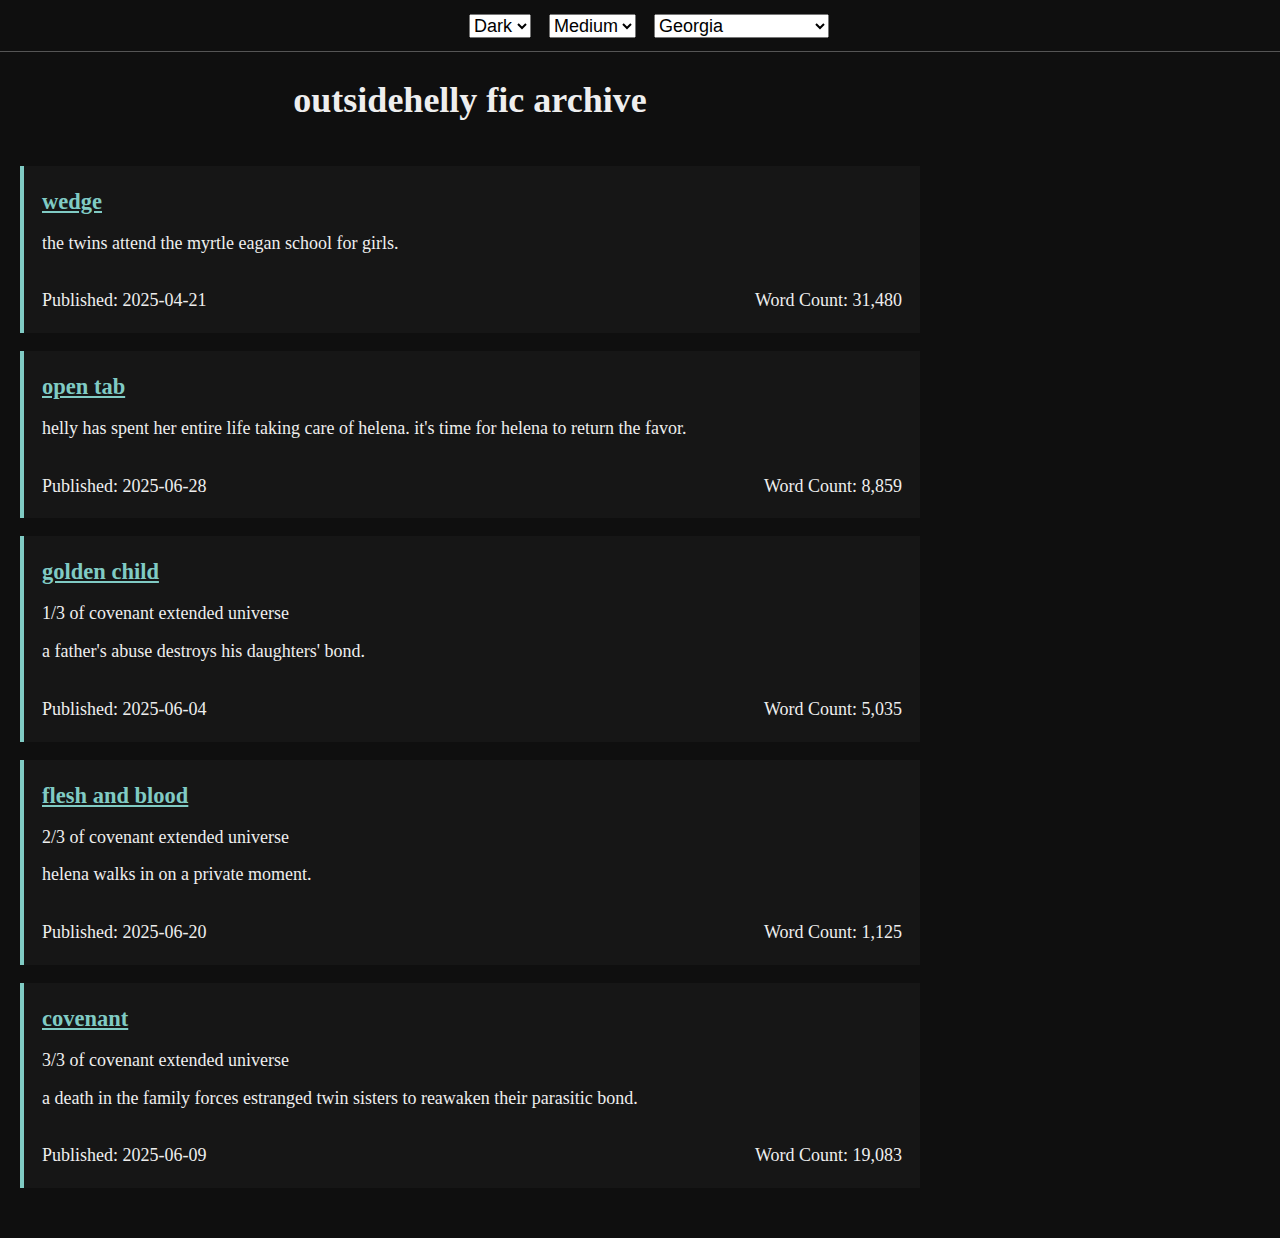
<file: index.html>
<!DOCTYPE html>
<html lang="en">
<head>
  <meta charset="UTF-8">
  <title>outsidehelly fic archive</title>
  <link rel="stylesheet" href="reader.css">
  <script src="reader.js" defer></script>
  <style>
    body {
      max-width: 900px;
    }
    h1 {
      text-align: center;
      margin-bottom: 1em;
    }
    .metadata {
      display: flex;
      justify-content: space-between;
    }
    ul.fic-list {
      list-style: none;
      padding: 0;
    }
    ul.fic-list li {
      margin: 1em 0;
      padding: 1em;
      border-left: 4px solid var(--link-color);
      background: rgba(255,255,255,0.03);
    }
    ul.fic-list li a {
      font-size: 1.25em;
      font-weight: bold;
    }
    ul.fic-list li p {
      margin: 0.5em 0 0 0;
    }
    @media (max-width: 600px) {
      ul.fic-list li a {
        font-size: 1.1em;
      }
    }
  </style>
</head>
<body>
  <h1>outsidehelly fic archive</h1>
  <ul class="fic-list">
    <li>
      <a href="wedge.html">wedge</a>
      <p>the twins attend the myrtle eagan school for girls.</p>
      <br>
      <div class="metadata">
        <div>Published: 2025-04-21</div>
        <div>Word Count: 31,480</div>
      </div>
    </li>
    <li>
      <a href="open_tab.html">open tab</a>
      <p>helly has spent her entire life taking care of helena. it's time for helena to return the favor.</p>
      <br>
      <div class="metadata">
        <div>Published: 2025-06-28</div>
        <div>Word Count: 8,859</div>
      </div>
    </li>
    <li>
      <a href="golden_child.html">golden child</a>
      <p>1/3 of covenant extended universe</p>
      <p>a father's abuse destroys his daughters' bond.</p>
      <br>
      <div class="metadata">
        <div>Published: 2025-06-04</div>
        <div>Word Count: 5,035 </div>
      </div>
    </li>
    <li>
      <a href="flesh_and_blood.html">flesh and blood</a>
      <p>2/3 of covenant extended universe</p>
      <p>helena walks in on a private moment.</p>
      <br>
      <div class="metadata">
        <div>Published: 2025-06-20</div>
        <div>Word Count: 1,125 </div>
      </div>
    </li>
    <li>
      <a href="Covenant.html">covenant</a>
      <p>3/3 of covenant extended universe</p>
      <p>a death in the family forces estranged twin sisters to reawaken their parasitic bond.</p>
      <br>
      <div class="metadata">
        <div>Published: 2025-06-09</div>
        <div>Word Count: 19,083</div>
      </div>
    </li>
  </ul>
</body>
</html>
</file>
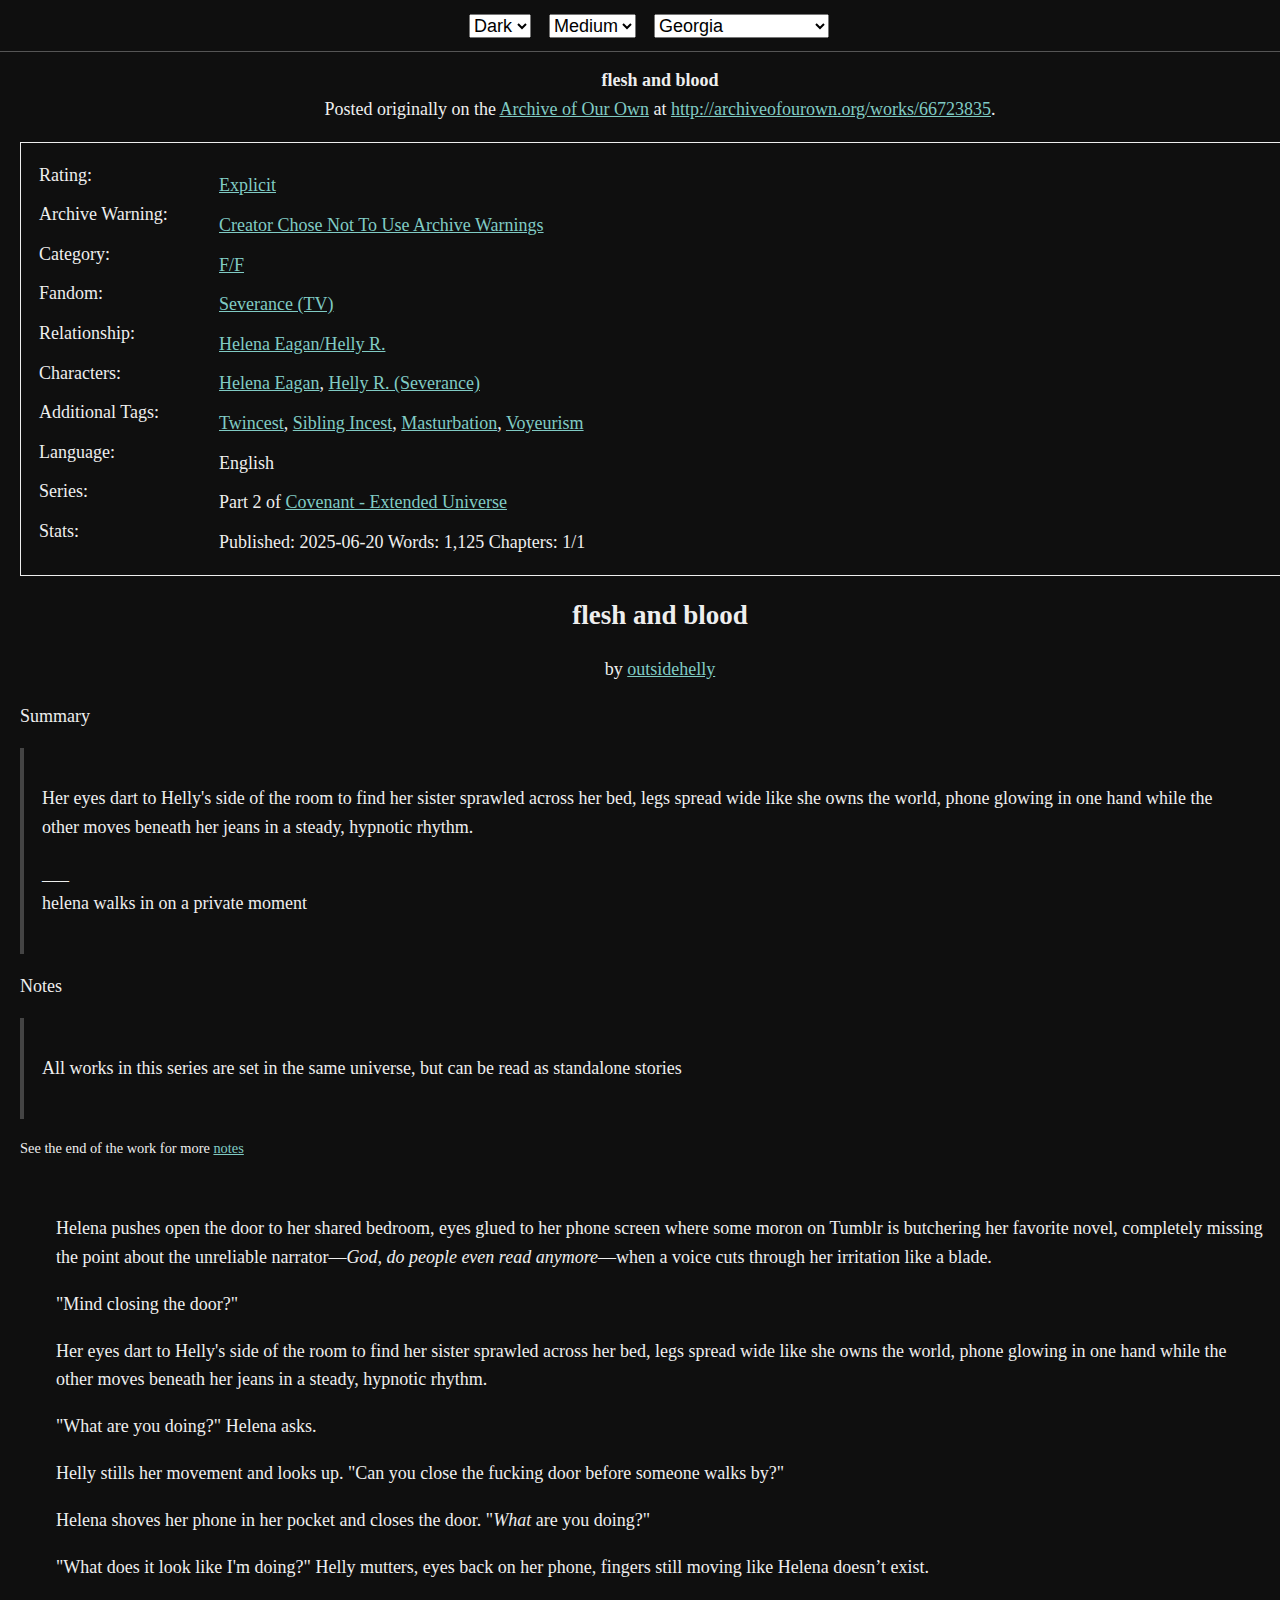
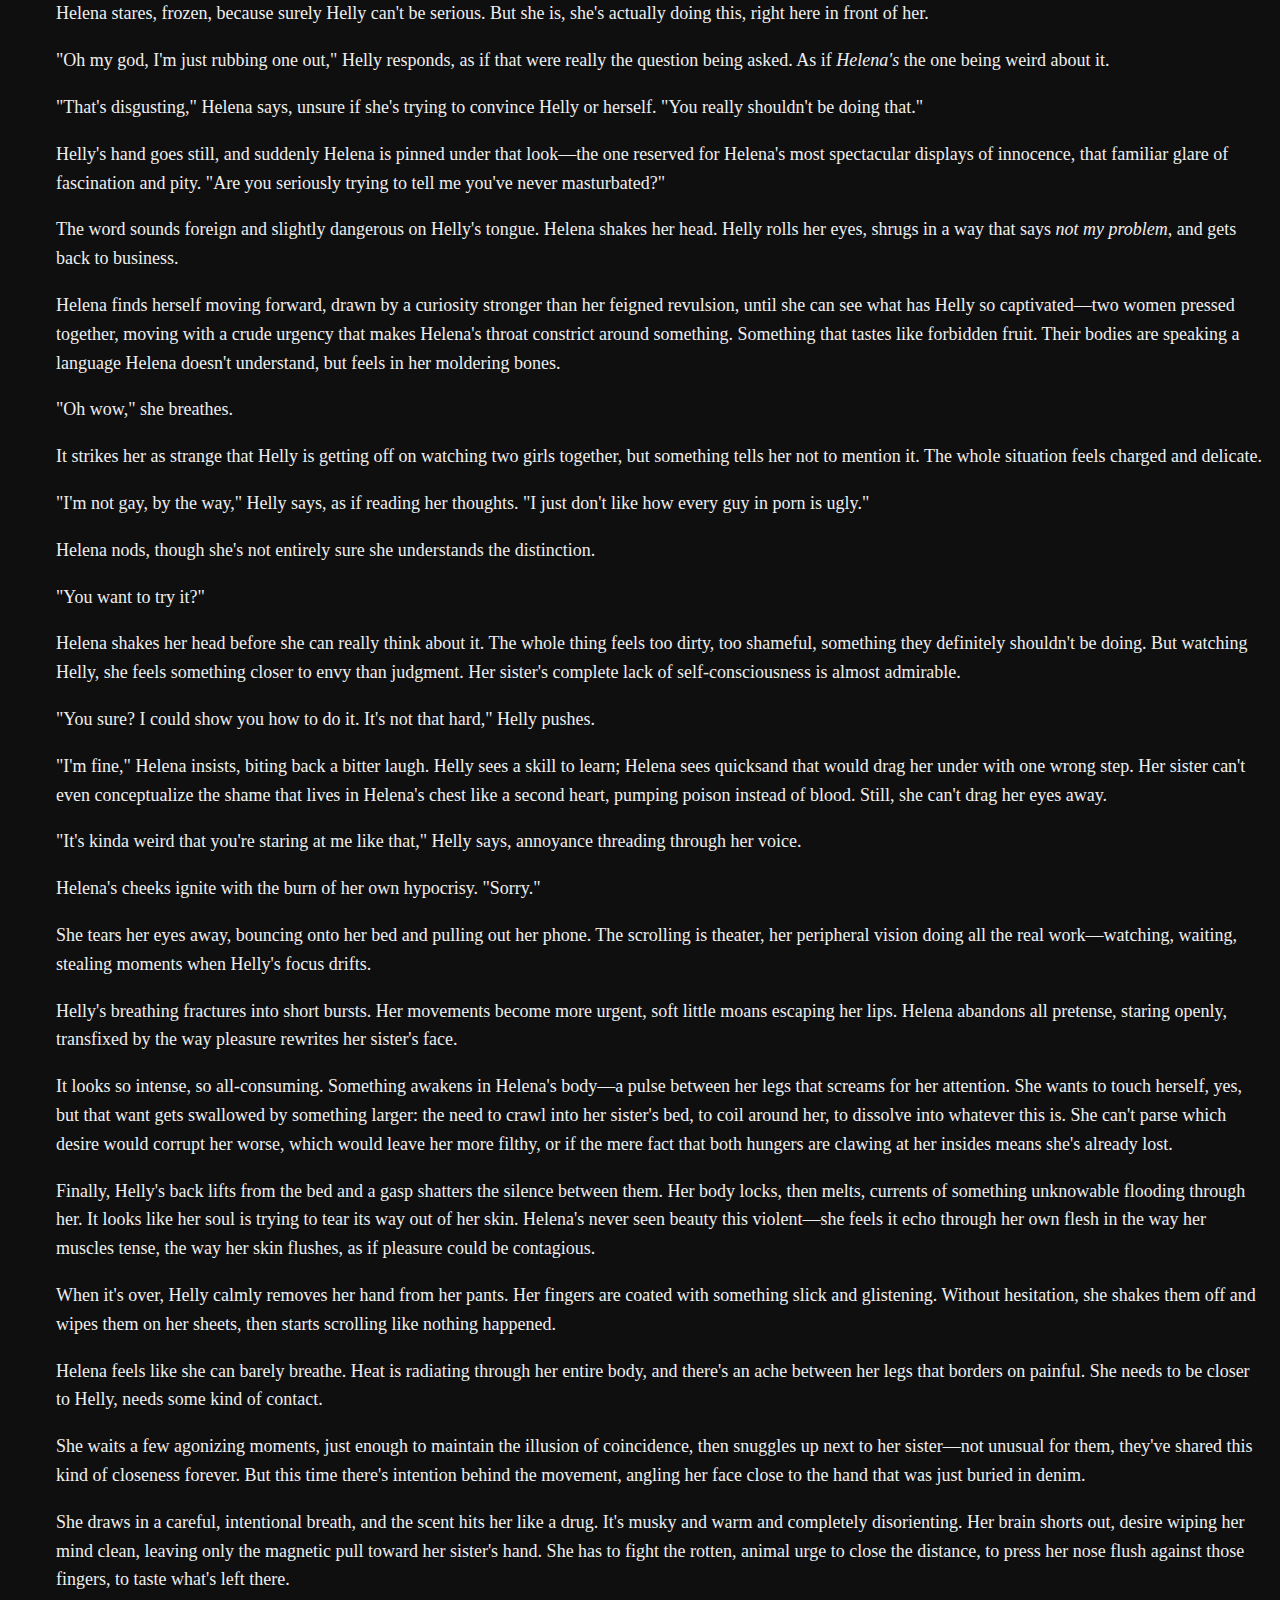
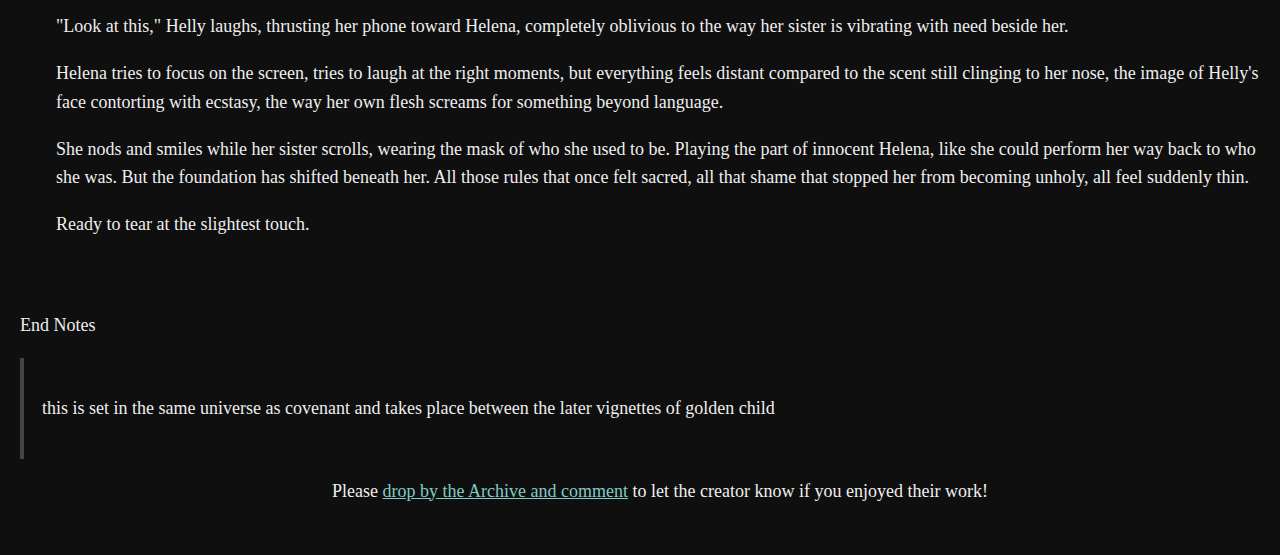
<file: flesh_and_blood.html>
<!DOCTYPE html PUBLIC "-//W3C//DTD XHTML 1.0 Strict//EN" "http://www.w3.org/TR/xhtml1/DTD/xhtml1-strict.dtd">
<html xmlns="http://www.w3.org/1999/xhtml" xml:lang="en" lang="en">
<head>
  <meta charset="utf-8" />
  <meta http-equiv="x-ua-compatible" content="ie=edge" />
  <title>flesh and blood - outsidehelly - Severance (TV)</title>
  <style type="text/css">
    p.message { text-align: center; }
    .meta h1 { font-size: 1.5em; text-align: center; }
    .meta h2 { font-size: 1.25em; text-align: center; }
    .meta h2 { page-break-before: always; }
    .meta .byline { text-align: center; }
    .meta dl.tags { border: 1px solid; padding: 1em; }
    .meta dd { margin: -1em 0 0 10em; }
    .meta .endnote-link { font-size: .8em; }
    /* List child related works under the labeling dt */
    #afterword .meta dd { margin: 1em 0 0 1em; }
    #chapters { font-family: "Nimbus Roman No9 L", "Times New Roman", serif; padding: 1em; }
    .userstuff { font-family: "Nimbus Roman No9 L", "Times New Roman", serif; padding: 1em; }
    /* Invisible headings to help Calibre make a Table of Contents */
    .toc-heading { display: none; }
  </style>
</head>
<body>

<div id="preface">
  <h2 class="toc-heading">Preface</h2>

  <p class="message">
    <b>flesh and blood</b><br />
    Posted originally on the <a href="http://archiveofourown.org/">Archive of Our Own</a> at <a href="http://archiveofourown.org/works/66723835">http://archiveofourown.org/works/66723835</a>.
  </p>

  <div class="meta">
    <dl class="tags">
          <dt>Rating:</dt>
          <dd><a href="http://archiveofourown.org/tags/Explicit">Explicit</a></dd>
          <dt>Archive Warning:</dt>
          <dd><a href="http://archiveofourown.org/tags/Choose%20Not%20To%20Use%20Archive%20Warnings">Creator Chose Not To Use Archive Warnings</a></dd>
          <dt>Category:</dt>
          <dd><a href="http://archiveofourown.org/tags/F*s*F">F/F</a></dd>
          <dt>Fandom:</dt>
          <dd><a href="http://archiveofourown.org/tags/Severance%20(TV)">Severance (TV)</a></dd>
          <dt>Relationship:</dt>
          <dd><a href="http://archiveofourown.org/tags/Helena%20Eagan*s*Helly%20R*d*">Helena Eagan/Helly R.</a></dd>
          <dt>Characters:</dt>
          <dd><a href="http://archiveofourown.org/tags/Helena%20Eagan">Helena Eagan</a>, <a href="http://archiveofourown.org/tags/Helly%20R*d*%20(Severance)">Helly R. (Severance)</a></dd>
          <dt>Additional Tags:</dt>
          <dd><a href="http://archiveofourown.org/tags/Twincest">Twincest</a>, <a href="http://archiveofourown.org/tags/Sibling%20Incest">Sibling Incest</a>, <a href="http://archiveofourown.org/tags/Masturbation">Masturbation</a>, <a href="http://archiveofourown.org/tags/Voyeurism">Voyeurism</a></dd>

        <dt>Language:</dt>
        <dd>English</dd>

        <dt>Series:</dt>
        <dd>Part 2 of
<a href="http://archiveofourown.org/series/4897537">Covenant - Extended Universe</a></dd>
      <dt>Stats:</dt>
      <dd>
        Published: 2025-06-20
        Words: 1,125
        Chapters: 1/1
      </dd>
    </dl>
    <h1>flesh and blood</h1>
    <div class="byline">by <a rel="author" href="http://archiveofourown.org/users/outsidehelly/pseuds/outsidehelly">outsidehelly</a></div>
      <p>Summary</p>
      <blockquote class="userstuff"><p>Her eyes dart to Helly's side of the room to find her sister sprawled across her bed, legs spread wide like she owns the world, phone glowing in one hand while the other moves beneath her jeans in a steady, hypnotic rhythm.</p><p>___<br />helena walks in on a private moment</p></blockquote>

      <p>Notes</p>
        <blockquote class="userstuff"><p>All works in this series are set in the same universe, but can be read as standalone stories</p></blockquote>
        <div class="endnote-link">
          See the end of the work for more <a href="#endnotes">notes</a>
        </div>


  </div>
</div>


<div id="chapters" class="userstuff">
    <h2 class="toc-heading">flesh and blood</h2>
    <div class="userstuff">
      <p>Helena pushes open the door to her shared bedroom, eyes glued to her phone screen where some moron on Tumblr is butchering her favorite novel, completely missing the point about the unreliable narrator—<em>God, do people even read anymore</em>—when a voice cuts through her irritation like a blade.</p><p>"Mind closing the door?"</p><p>Her eyes dart to Helly's side of the room to find her sister sprawled across her bed, legs spread wide like she owns the world, phone glowing in one hand while the other moves beneath her jeans in a steady, hypnotic rhythm.</p><p>"What are you doing?" Helena asks.</p><p>Helly stills her movement and looks up. "Can you close the fucking door before someone walks by?"</p><p>Helena shoves her phone in her pocket and closes the door. "<em>What </em> are you doing?"</p><p>"What does it look like I'm doing?" Helly mutters, eyes back on her phone, fingers still moving like Helena doesn’t exist.</p><p>Helena stares, frozen, because surely Helly can't be serious. But she is, she's actually doing this, right here in front of her.</p><p>"Oh my god, I'm just rubbing one out," Helly responds, as if that were really the question being asked. As if <em> Helena's </em> the one being weird about it.</p><p>"That's disgusting," Helena says, unsure if she's trying to convince Helly or herself. "You really shouldn't be doing that."</p><p>Helly's hand goes still, and suddenly Helena is pinned under that look—the one reserved for Helena's most spectacular displays of innocence, that familiar glare of fascination and pity. "Are you seriously trying to tell me you've never masturbated?"</p><p>The word sounds foreign and slightly dangerous on Helly's tongue. Helena shakes her head. Helly rolls her eyes, shrugs in a way that says <em> not my problem</em>, and gets back to business.</p><p>Helena finds herself moving forward, drawn by a curiosity stronger than her feigned revulsion, until she can see what has Helly so captivated—two women pressed together, moving with a crude urgency that makes Helena's throat constrict around something. Something that tastes like forbidden fruit. Their bodies are speaking a language Helena doesn't understand, but feels in her moldering bones.</p><p>"Oh wow," she breathes.</p><p>It strikes her as strange that Helly is getting off on watching two girls together, but something tells her not to mention it. The whole situation feels charged and delicate.</p><p>"I'm not gay, by the way," Helly says, as if reading her thoughts. "I just don't like how every guy in porn is ugly."</p><p>Helena nods, though she's not entirely sure she understands the distinction.</p><p>"You want to try it?"</p><p>Helena shakes her head before she can really think about it. The whole thing feels too dirty, too shameful, something they definitely shouldn't be doing. But watching Helly, she feels something closer to envy than judgment. Her sister's complete lack of self-consciousness is almost admirable.</p><p>"You sure? I could show you how to do it. It's not that hard," Helly pushes.</p><p>"I'm fine," Helena insists, biting back a bitter laugh. Helly sees a skill to learn; Helena sees quicksand that would drag her under with one wrong step. Her sister can't even conceptualize the shame that lives in Helena's chest like a second heart, pumping poison instead of blood. Still, she can't drag her eyes away.</p><p>"It's kinda weird that you're staring at me like that," Helly says, annoyance threading through her voice.</p><p>Helena's cheeks ignite with the burn of her own hypocrisy. "Sorry." </p><p>She tears her eyes away, bouncing onto her bed and pulling out her phone. The scrolling is theater, her peripheral vision doing all the real work—watching, waiting, stealing moments when Helly's focus drifts.</p><p>Helly's breathing fractures into short bursts. Her movements become more urgent, soft little moans escaping her lips. Helena abandons all pretense, staring openly, transfixed by the way pleasure rewrites her sister's face.</p><p>It looks so intense, so all-consuming. Something awakens in Helena's body—a pulse between her legs that screams for her attention. She wants to touch herself, yes, but that want gets swallowed by something larger: the need to crawl into her sister's bed, to coil around her, to dissolve into whatever this is. She can't parse which desire would corrupt her worse, which would leave her more filthy, or if the mere fact that both hungers are clawing at her insides means she's already lost.</p><p>Finally, Helly's back lifts from the bed and a gasp shatters the silence between them. Her body locks, then melts, currents of something unknowable flooding through her. It looks like her soul is trying to tear its way out of her skin. Helena's never seen beauty this violent—she feels it echo through her own flesh in the way her muscles tense, the way her skin flushes, as if pleasure could be contagious.</p><p>When it's over, Helly calmly removes her hand from her pants. Her fingers are coated with something slick and glistening. Without hesitation, she shakes them off and wipes them on her sheets, then starts scrolling like nothing happened.</p><p>Helena feels like she can barely breathe. Heat is radiating through her entire body, and there's an ache between her legs that borders on painful. She needs to be closer to Helly, needs some kind of contact.</p><p>She waits a few agonizing moments, just enough to maintain the illusion of coincidence, then snuggles up next to her sister—not unusual for them, they've shared this kind of closeness forever. But this time there's intention behind the movement, angling her face close to the hand that was just buried in denim.</p><p>She draws in a careful, intentional breath, and the scent hits her like a drug. It's musky and warm and completely disorienting. Her brain shorts out, desire wiping her mind clean, leaving only the magnetic pull toward her sister's hand. She has to fight the rotten, animal urge to close the distance, to press her nose flush against those fingers, to taste what's left there.</p><p>"Look at this," Helly laughs, thrusting her phone toward Helena, completely oblivious to the way her sister is vibrating with need beside her.</p><p>Helena tries to focus on the screen, tries to laugh at the right moments, but everything feels distant compared to the scent still clinging to her nose, the image of Helly's face contorting with ecstasy, the way her own flesh screams for something beyond language. </p><p>She nods and smiles while her sister scrolls, wearing the mask of who she used to be. Playing the part of innocent Helena, like she could perform her way back to who she was. But the foundation has shifted beneath her. All those rules that once felt sacred, all that shame that stopped her from becoming unholy, all feel suddenly thin. </p><p>Ready to tear at the slightest touch.</p>
    </div>
</div>

<div id="afterword">
  <h2 class="toc-heading">Afterword</h2>

    <div class="meta">
        <div id="endnotes">
          <p>End Notes</p>
          <blockquote class="userstuff"><p>this is set in the same universe as covenant and takes place between the later vignettes of golden child</p></blockquote>
        </div>

    </div>

  <p class="message">Please <a href="http://archiveofourown.org/works/66723835/comments/new">drop by the Archive and comment</a> to let the creator know if you enjoyed their work!</p>
</div>



</body>
<link rel="stylesheet" href="reader.css">
<script src="reader.js" defer></script>
</html>
</file>
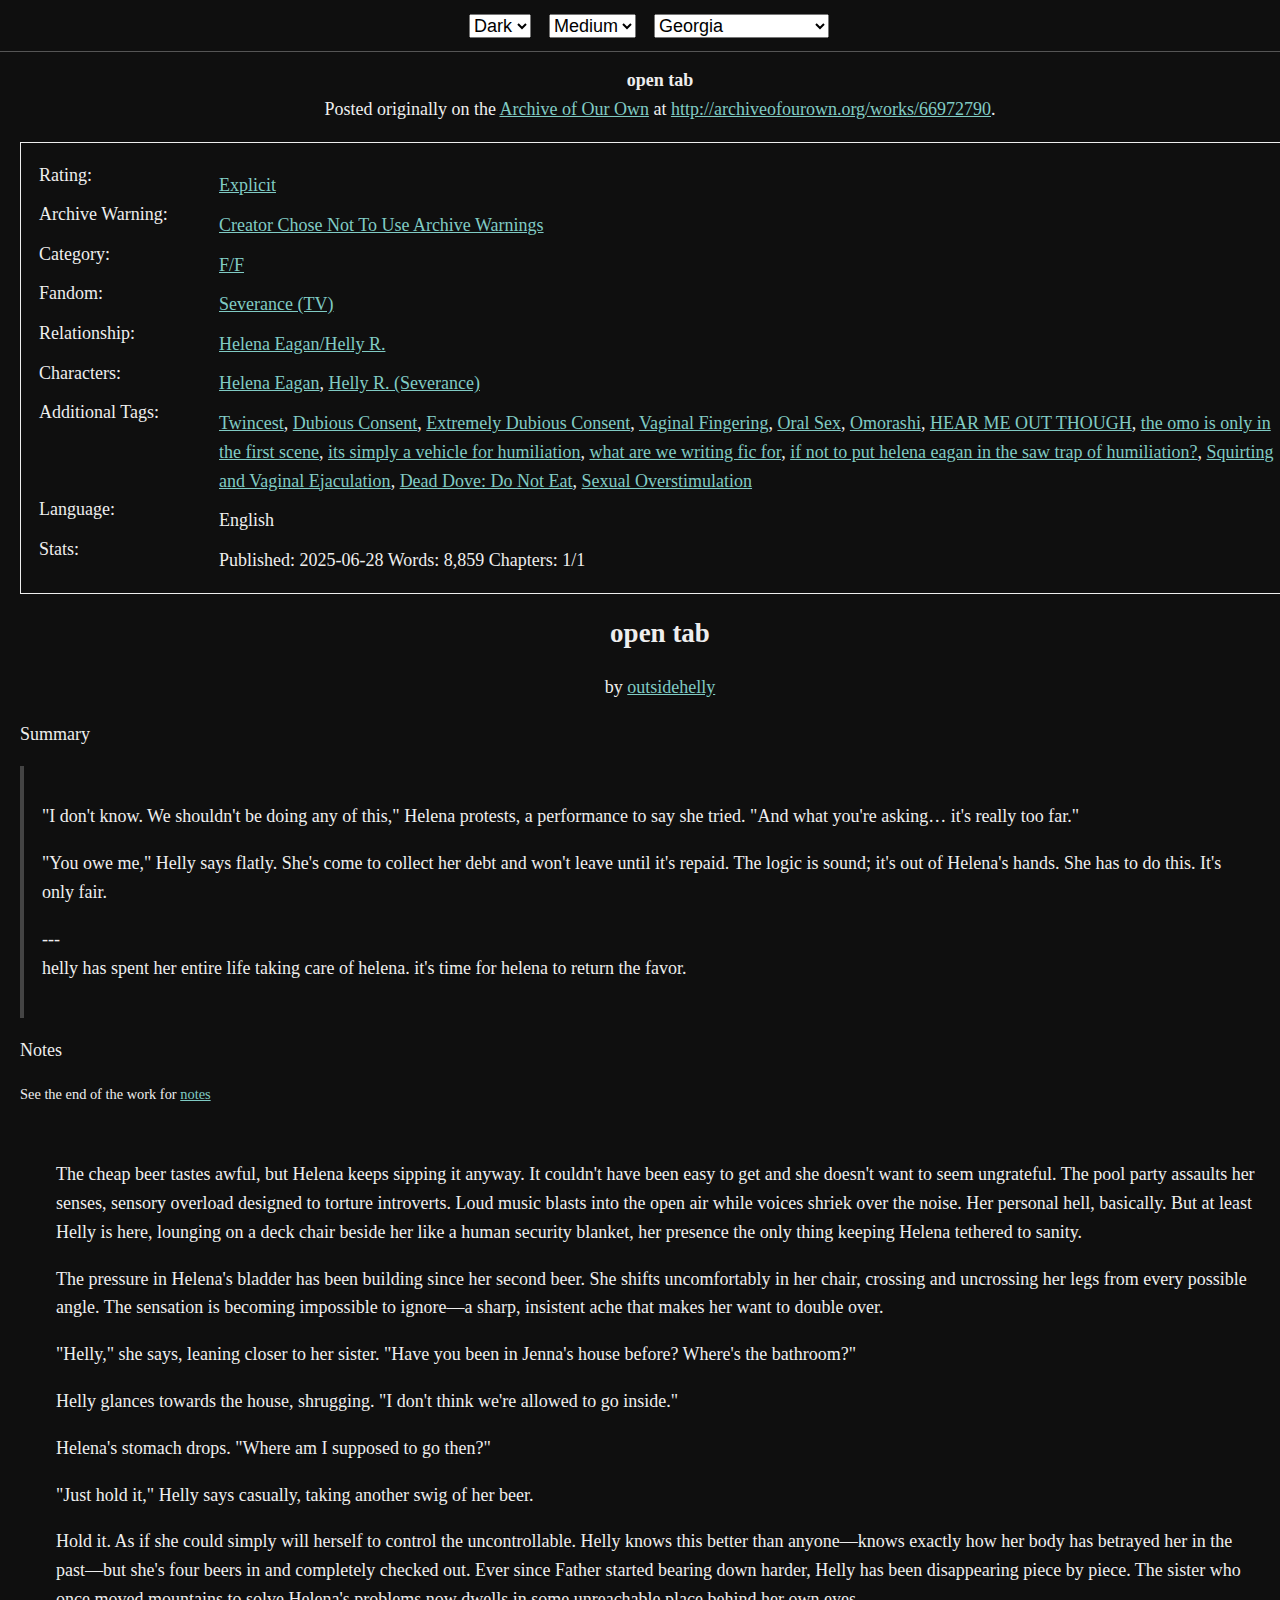
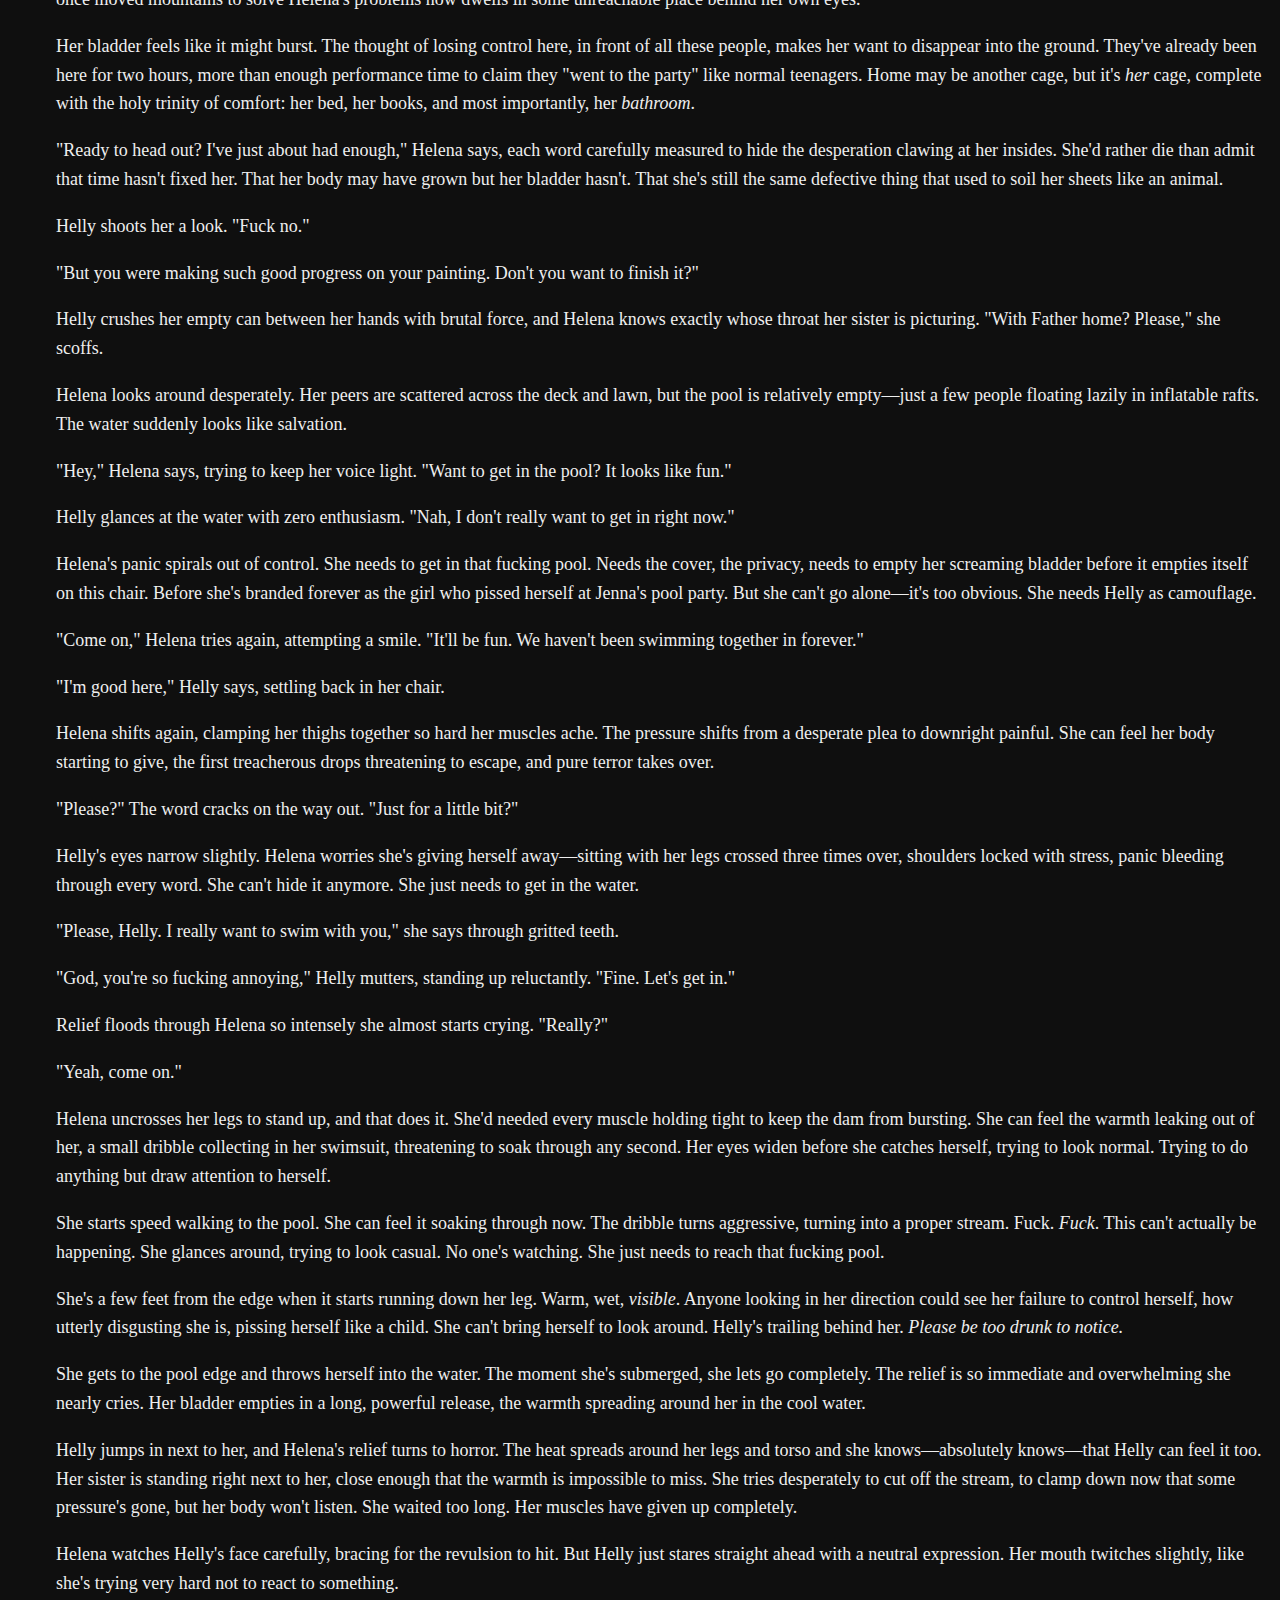
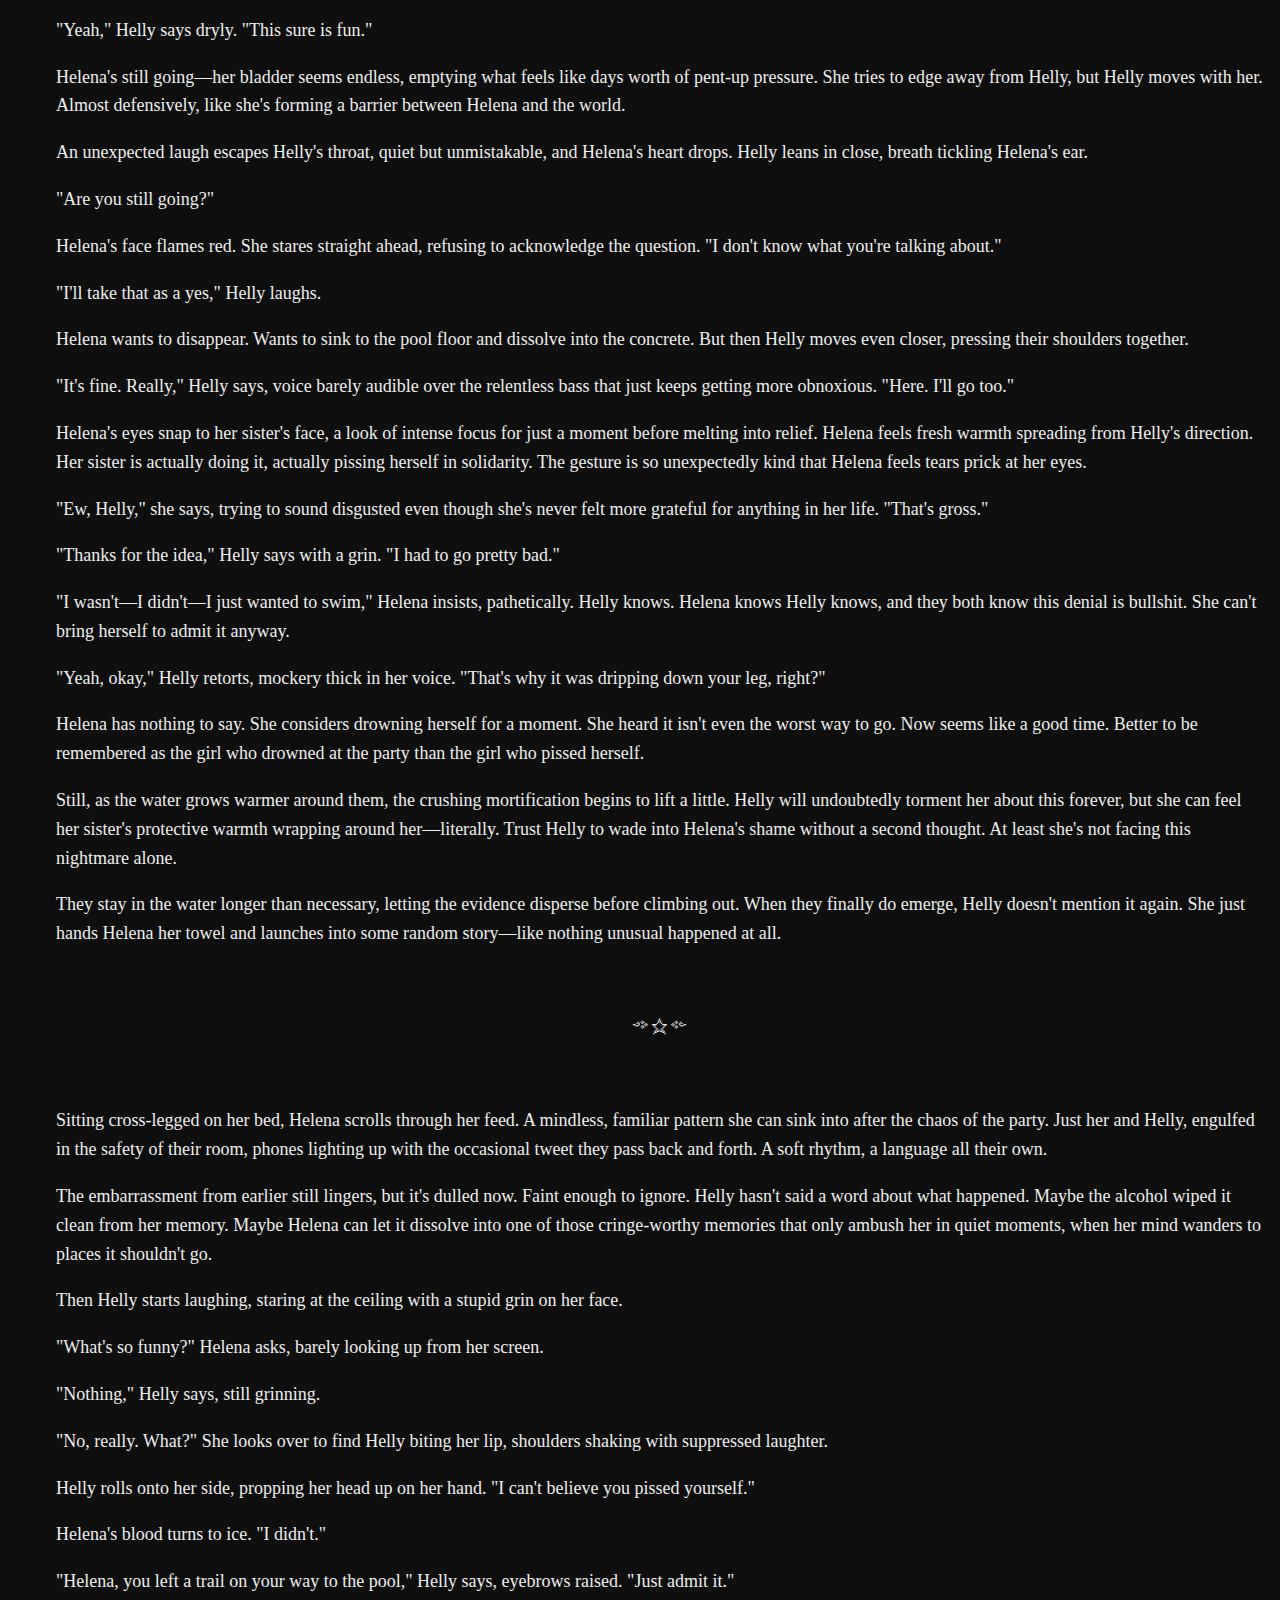
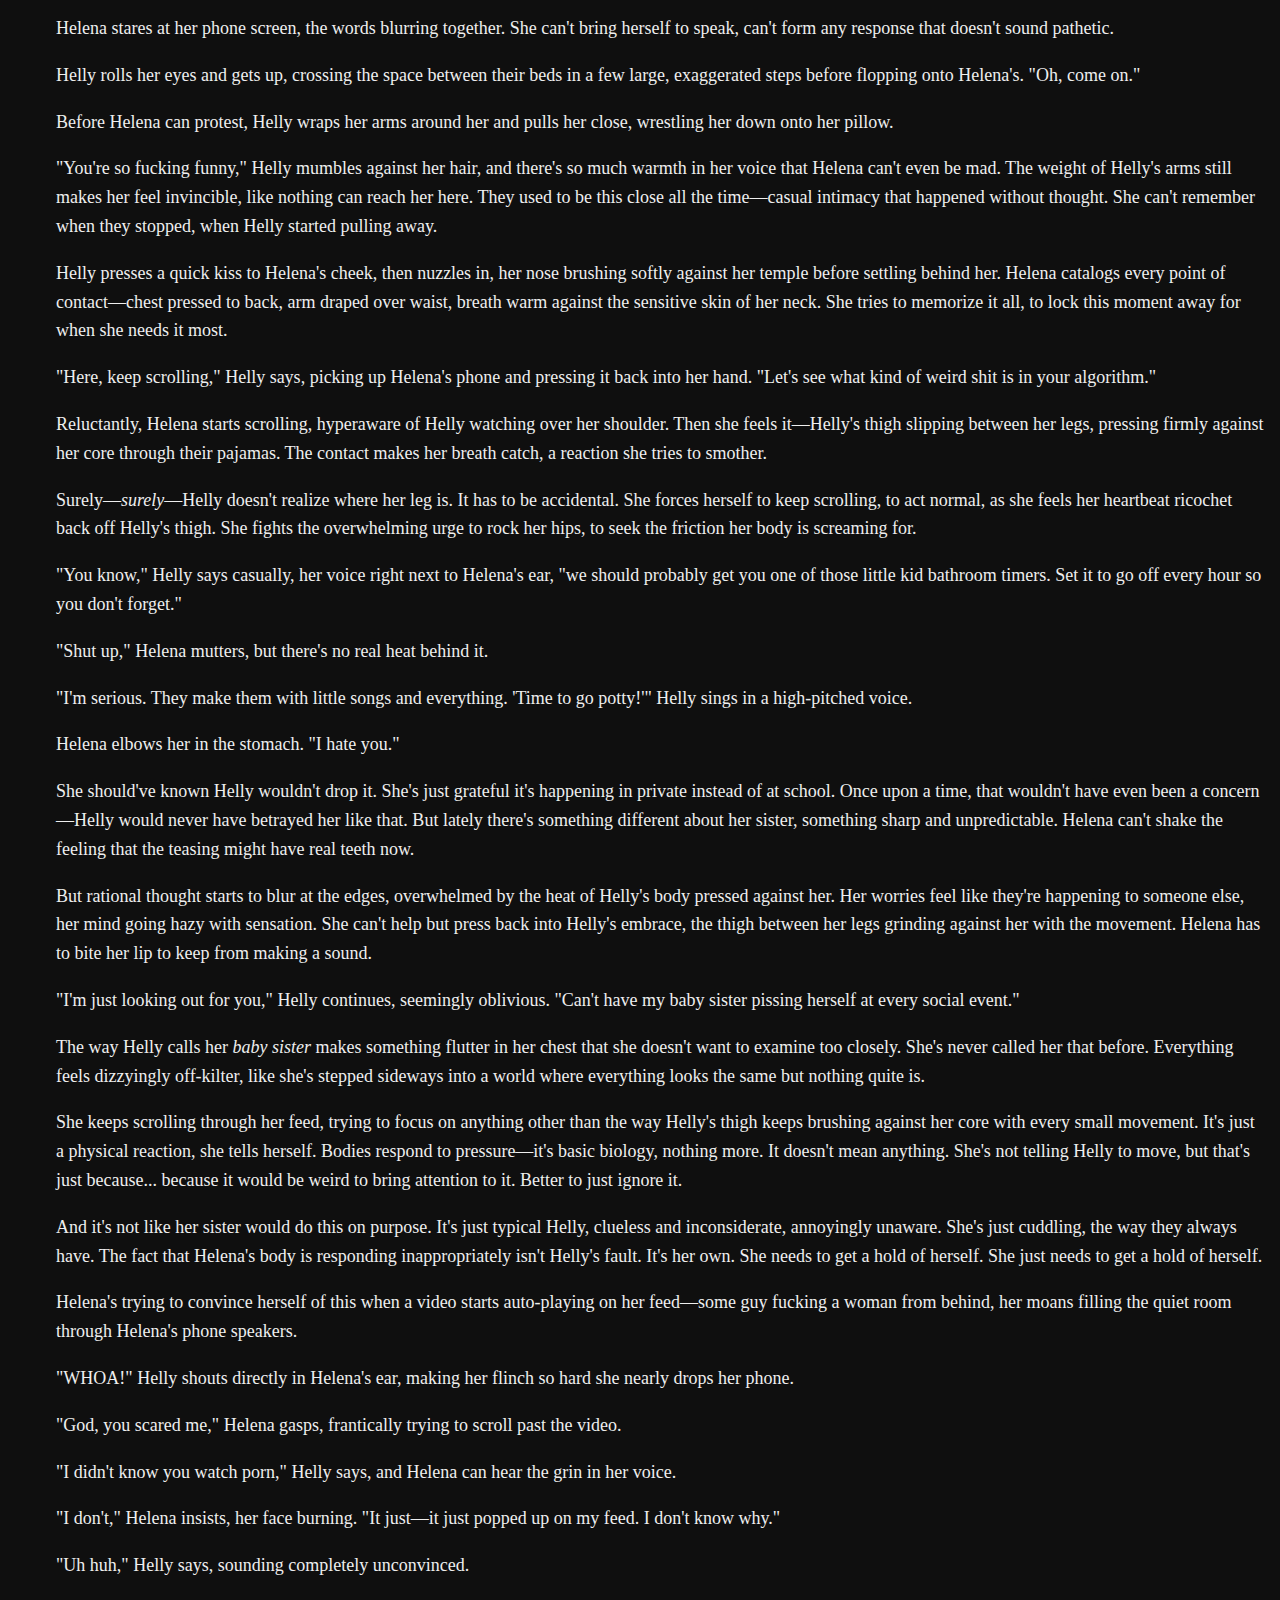
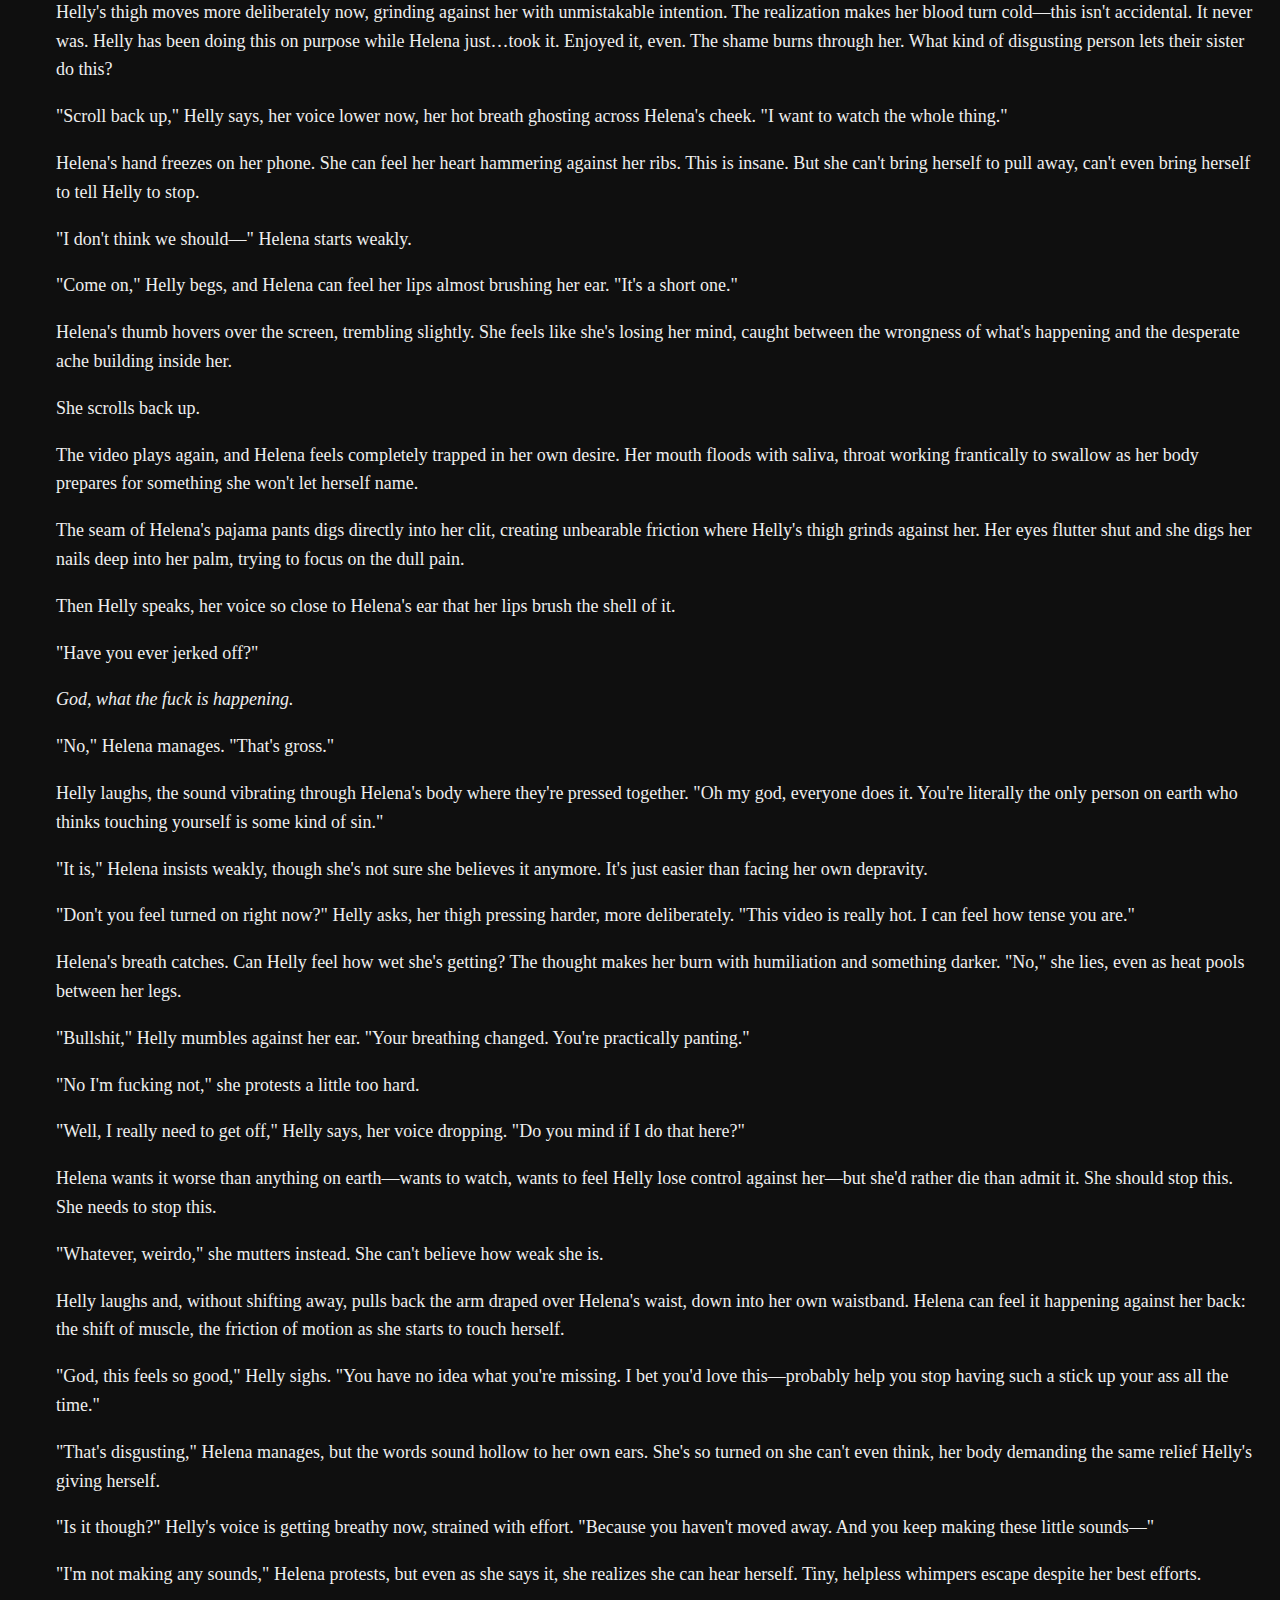
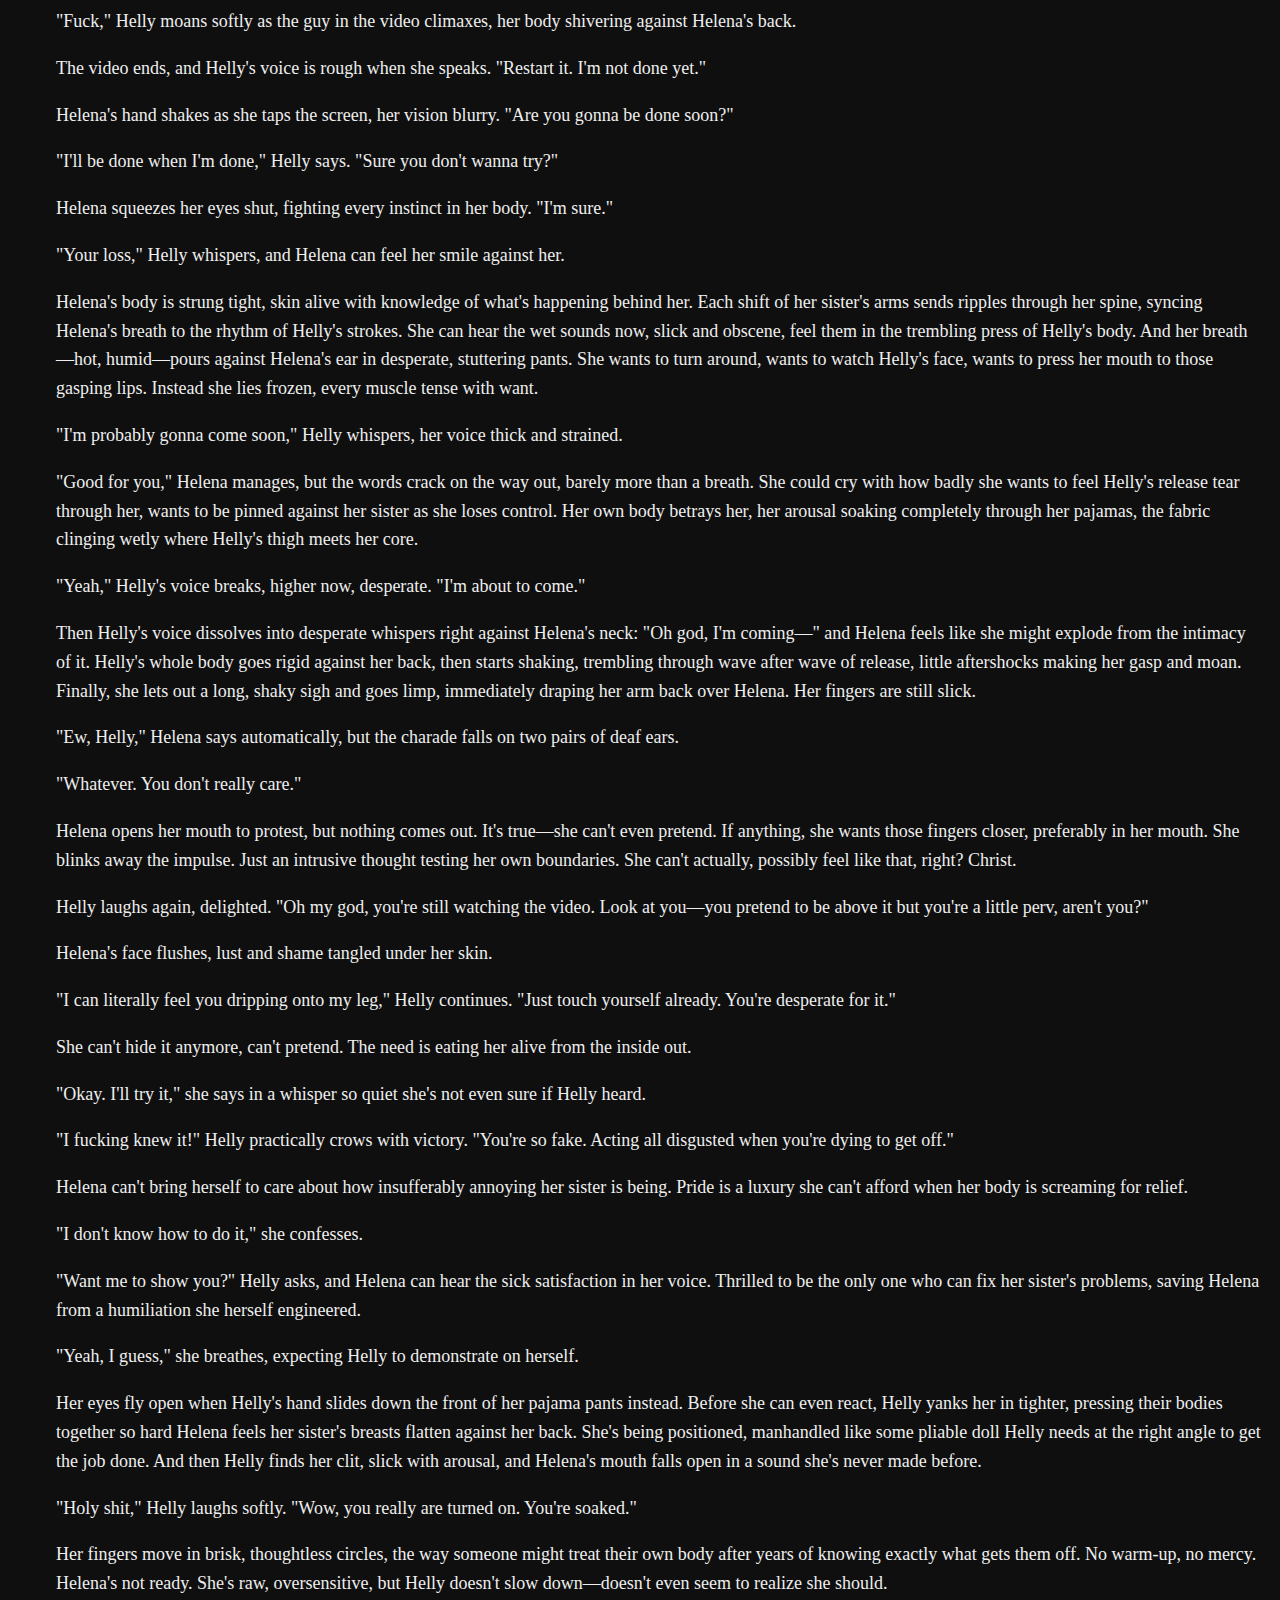
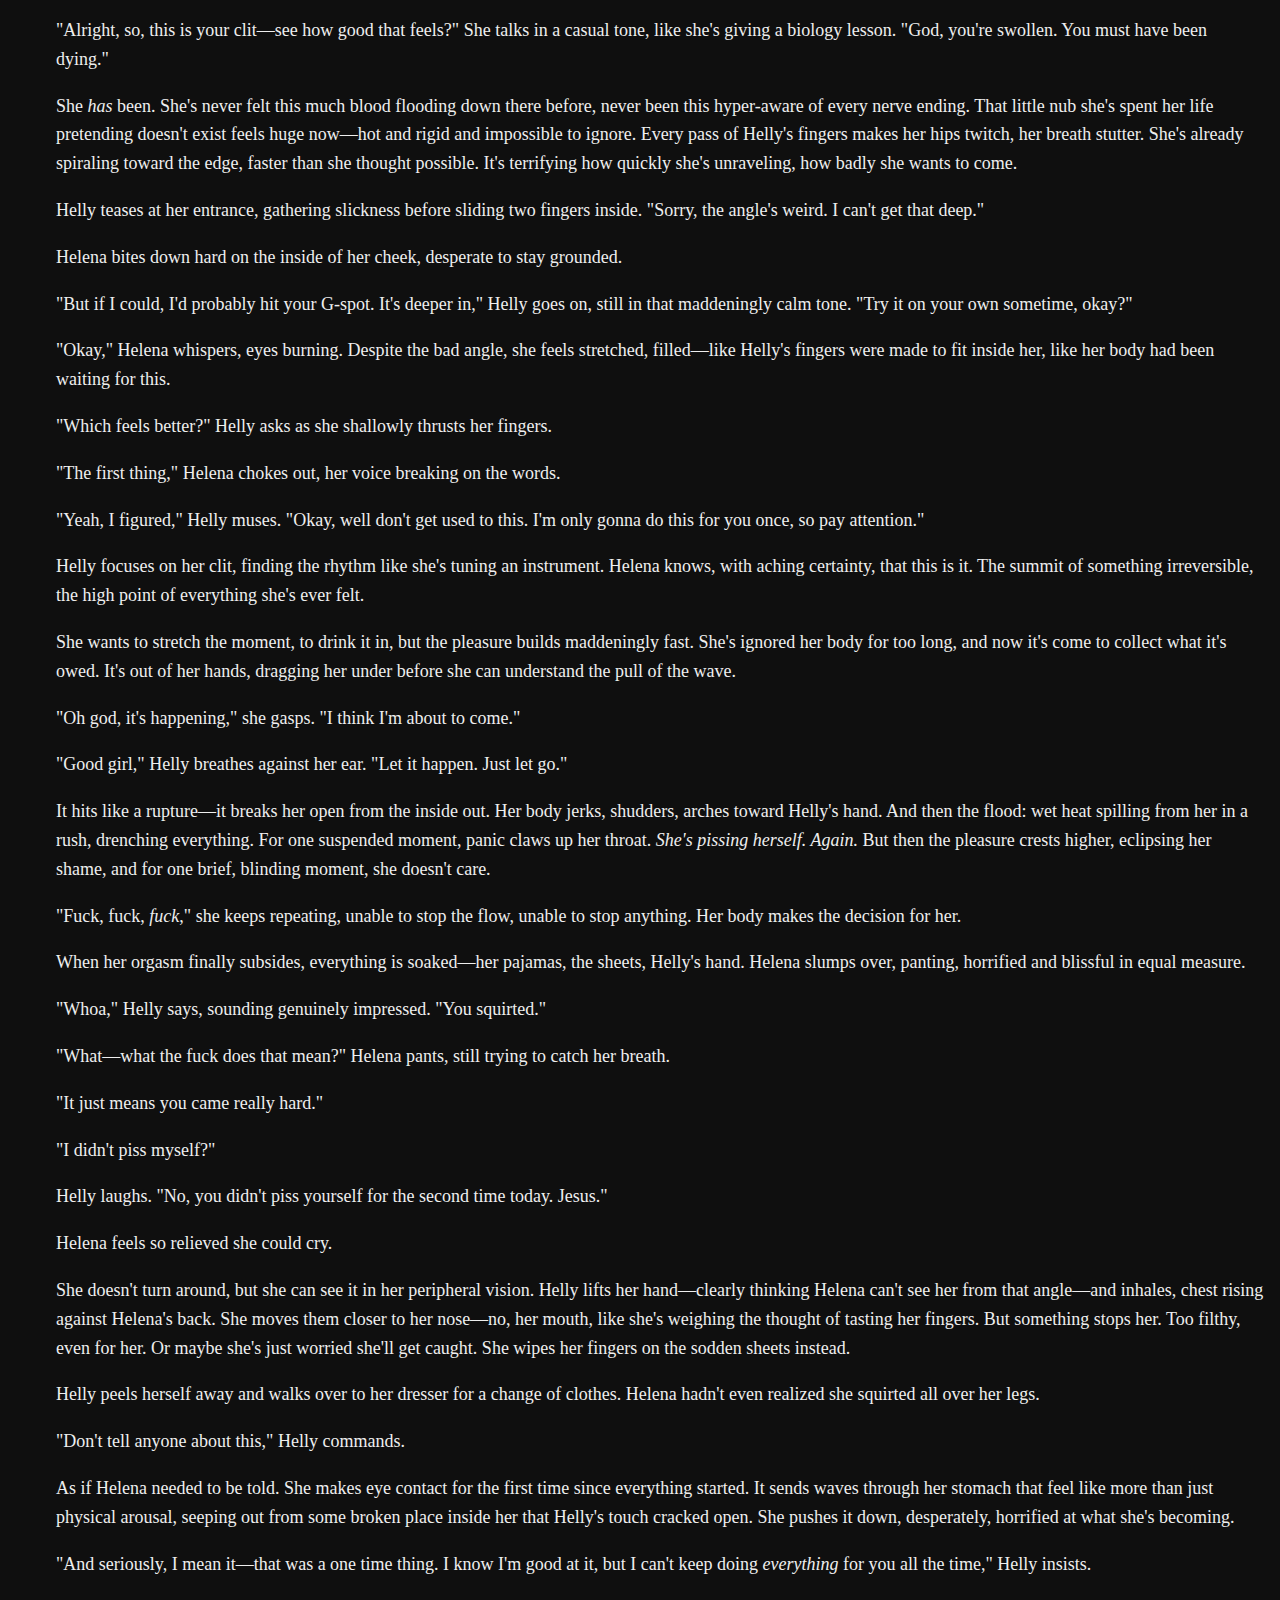
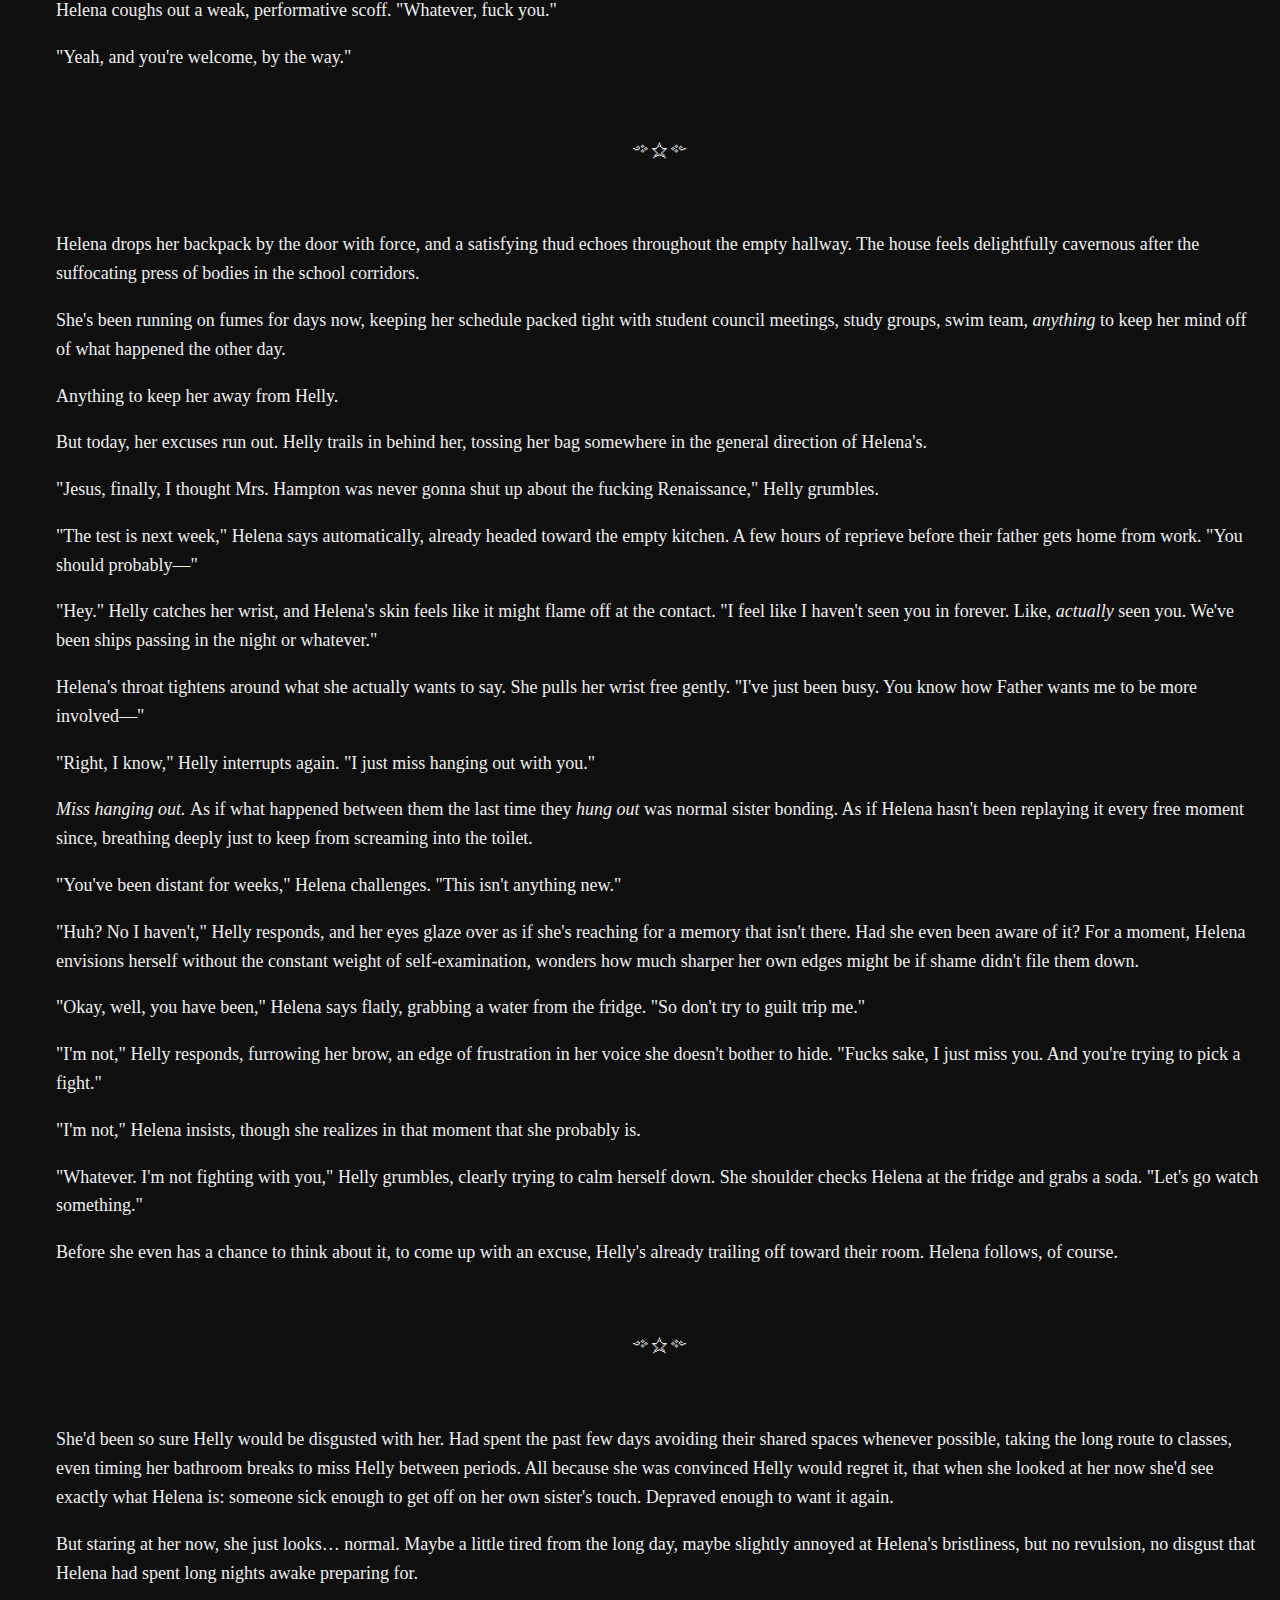
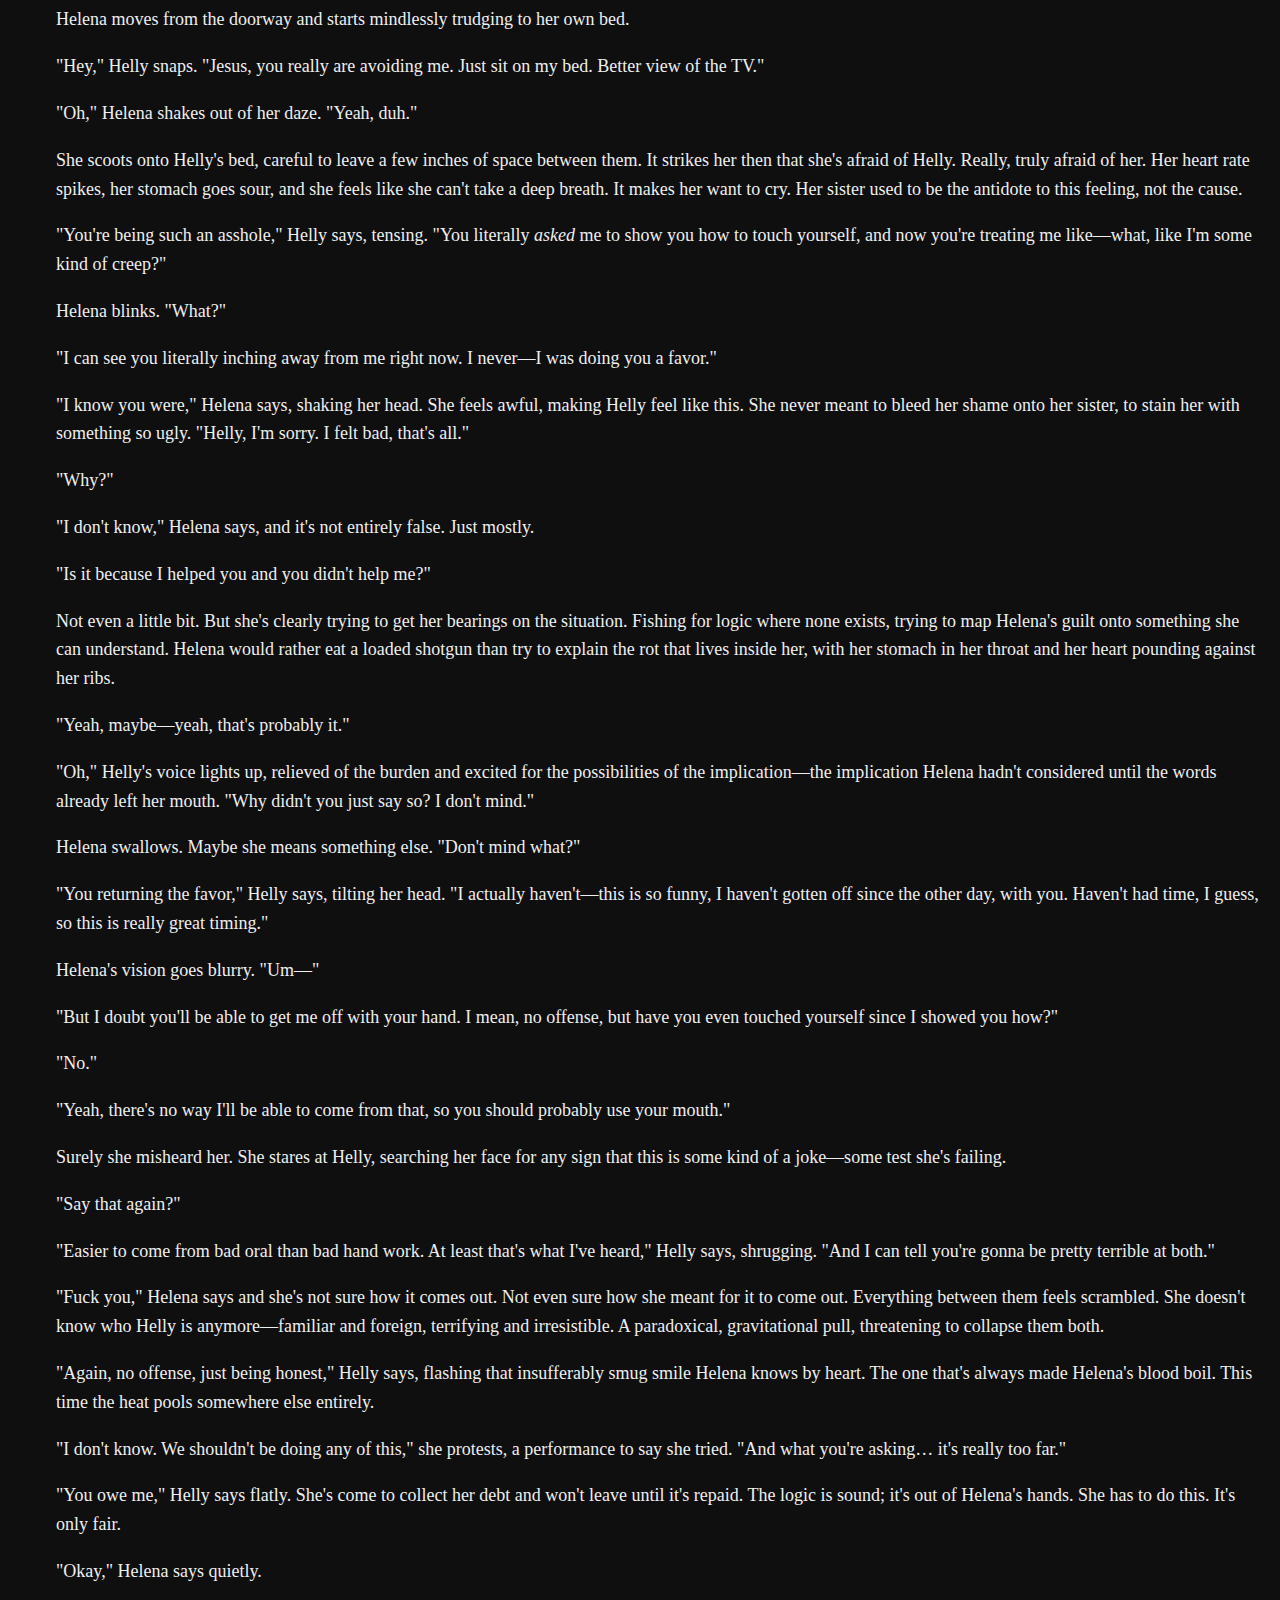
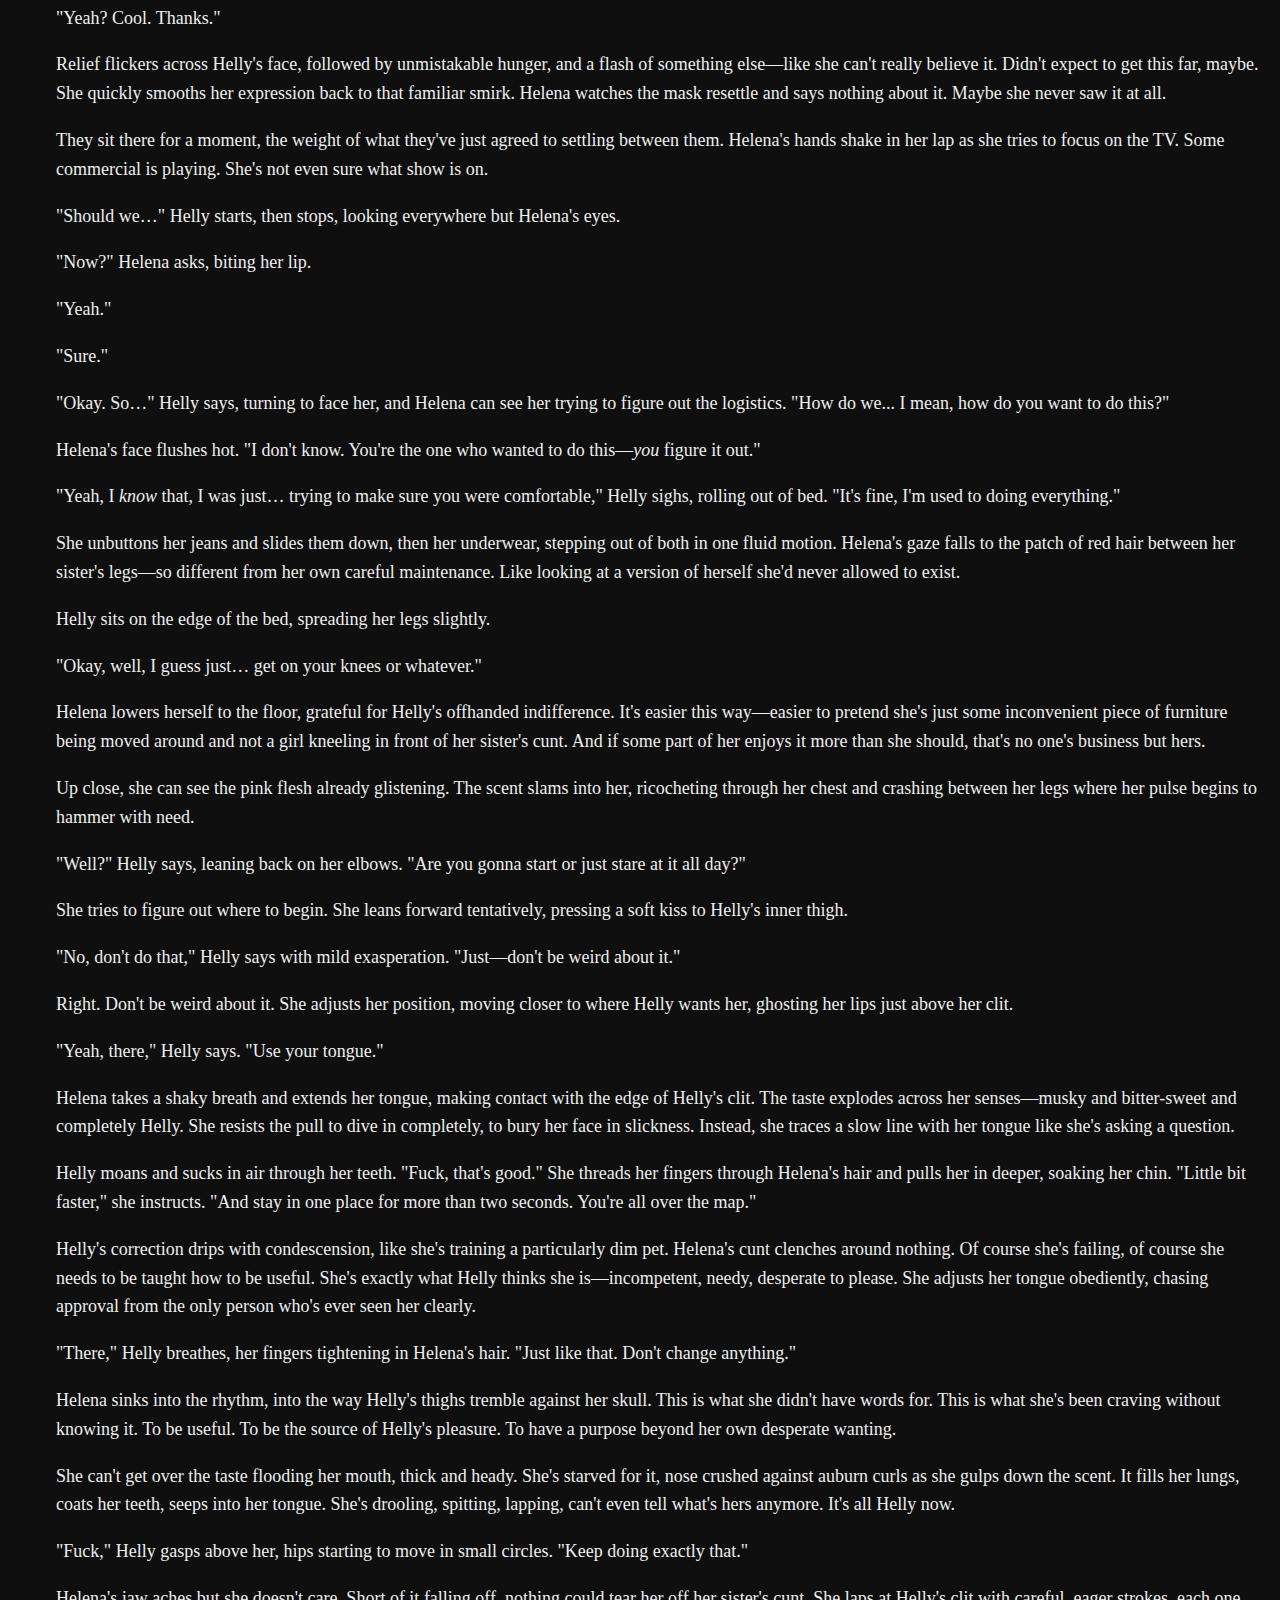
<file: open_tab.html>
<!DOCTYPE html PUBLIC "-//W3C//DTD XHTML 1.0 Strict//EN" "http://www.w3.org/TR/xhtml1/DTD/xhtml1-strict.dtd">
<html xmlns="http://www.w3.org/1999/xhtml" xml:lang="en" lang="en">
<head>
  <meta charset="utf-8" />
  <meta http-equiv="x-ua-compatible" content="ie=edge" />
  <title>open tab - outsidehelly - Severance (TV)</title>
  <style type="text/css">
    p.message { text-align: center; }
    .meta h1 { font-size: 1.5em; text-align: center; }
    .meta h2 { font-size: 1.25em; text-align: center; }
    .meta h2 { page-break-before: always; }
    .meta .byline { text-align: center; }
    .meta dl.tags { border: 1px solid; padding: 1em; }
    .meta dd { margin: -1em 0 0 10em; }
    .meta .endnote-link { font-size: .8em; }
    /* List child related works under the labeling dt */
    #afterword .meta dd { margin: 1em 0 0 1em; }
    #chapters { font-family: "Nimbus Roman No9 L", "Times New Roman", serif; padding: 1em; }
    .userstuff { font-family: "Nimbus Roman No9 L", "Times New Roman", serif; padding: 1em; }
    /* Invisible headings to help Calibre make a Table of Contents */
    .toc-heading { display: none; }
  </style>
</head>
<body>

<div id="preface">
  <h2 class="toc-heading">Preface</h2>

  <p class="message">
    <b>open tab</b><br />
    Posted originally on the <a href="http://archiveofourown.org/">Archive of Our Own</a> at <a href="http://archiveofourown.org/works/66972790">http://archiveofourown.org/works/66972790</a>.
  </p>

  <div class="meta">
    <dl class="tags">
          <dt>Rating:</dt>
          <dd><a href="http://archiveofourown.org/tags/Explicit">Explicit</a></dd>
          <dt>Archive Warning:</dt>
          <dd><a href="http://archiveofourown.org/tags/Choose%20Not%20To%20Use%20Archive%20Warnings">Creator Chose Not To Use Archive Warnings</a></dd>
          <dt>Category:</dt>
          <dd><a href="http://archiveofourown.org/tags/F*s*F">F/F</a></dd>
          <dt>Fandom:</dt>
          <dd><a href="http://archiveofourown.org/tags/Severance%20(TV)">Severance (TV)</a></dd>
          <dt>Relationship:</dt>
          <dd><a href="http://archiveofourown.org/tags/Helena%20Eagan*s*Helly%20R*d*">Helena Eagan/Helly R.</a></dd>
          <dt>Characters:</dt>
          <dd><a href="http://archiveofourown.org/tags/Helena%20Eagan">Helena Eagan</a>, <a href="http://archiveofourown.org/tags/Helly%20R*d*%20(Severance)">Helly R. (Severance)</a></dd>
          <dt>Additional Tags:</dt>
          <dd><a href="http://archiveofourown.org/tags/Twincest">Twincest</a>, <a href="http://archiveofourown.org/tags/Dubious%20Consent">Dubious Consent</a>, <a href="http://archiveofourown.org/tags/Extremely%20Dubious%20Consent">Extremely Dubious Consent</a>, <a href="http://archiveofourown.org/tags/Vaginal%20Fingering">Vaginal Fingering</a>, <a href="http://archiveofourown.org/tags/Oral%20Sex">Oral Sex</a>, <a href="http://archiveofourown.org/tags/Omorashi">Omorashi</a>, <a href="http://archiveofourown.org/tags/HEAR%20ME%20OUT%20THOUGH">HEAR ME OUT THOUGH</a>, <a href="http://archiveofourown.org/tags/the%20omo%20is%20only%20in%20the%20first%20scene">the omo is only in the first scene</a>, <a href="http://archiveofourown.org/tags/its%20simply%20a%20vehicle%20for%20humiliation">its simply a vehicle for humiliation</a>, <a href="http://archiveofourown.org/tags/what%20are%20we%20writing%20fic%20for">what are we writing fic for</a>, <a href="http://archiveofourown.org/tags/if%20not%20to%20put%20helena%20eagan%20in%20the%20saw%20trap%20of%20humiliation*q*">if not to put helena eagan in the saw trap of humiliation?</a>, <a href="http://archiveofourown.org/tags/Squirting%20and%20Vaginal%20Ejaculation">Squirting and Vaginal Ejaculation</a>, <a href="http://archiveofourown.org/tags/Dead%20Dove:%20Do%20Not%20Eat">Dead Dove: Do Not Eat</a>, <a href="http://archiveofourown.org/tags/Sexual%20Overstimulation">Sexual Overstimulation</a></dd>

        <dt>Language:</dt>
        <dd>English</dd>

      <dt>Stats:</dt>
      <dd>
        Published: 2025-06-28
        Words: 8,859
        Chapters: 1/1
      </dd>
    </dl>
    <h1>open tab</h1>
    <div class="byline">by <a rel="author" href="http://archiveofourown.org/users/outsidehelly/pseuds/outsidehelly">outsidehelly</a></div>
      <p>Summary</p>
      <blockquote class="userstuff"><p>"I don't know. We shouldn't be doing any of this," Helena protests, a performance to say she tried. "And what you're asking… it's really too far."</p><p>"You owe me," Helly says flatly. She's come to collect her debt and won't leave until it's repaid. The logic is sound; it's out of Helena's hands. She has to do this. It's only fair.</p><p>---<br />helly has spent her entire life taking care of helena. it's time for helena to return the favor.</p></blockquote>

      <p>Notes</p>
        <div class="endnote-link">
          See the end of the work for  <a href="#endnotes">notes</a>
        </div>


  </div>
</div>


<div id="chapters" class="userstuff">
    <h2 class="toc-heading">open tab</h2>
    <div class="userstuff">
      <p>The cheap beer tastes awful, but Helena keeps sipping it anyway. It couldn't have been easy to get and she doesn't want to seem ungrateful. The pool party assaults her senses, sensory overload designed to torture introverts. Loud music blasts into the open air while voices shriek over the noise. Her personal hell, basically. But at least Helly is here, lounging on a deck chair beside her like a human security blanket, her presence the only thing keeping Helena tethered to sanity.</p><p>The pressure in Helena's bladder has been building since her second beer. She shifts uncomfortably in her chair, crossing and uncrossing her legs from every possible angle. The sensation is becoming impossible to ignore—a sharp, insistent ache that makes her want to double over.</p><p>"Helly," she says, leaning closer to her sister. "Have you been in Jenna's house before? Where's the bathroom?"</p><p>Helly glances towards the house, shrugging. "I don't think we're allowed to go inside."</p><p>Helena's stomach drops. "Where am I supposed to go then?"</p><p>"Just hold it," Helly says casually, taking another swig of her beer.</p><p>Hold it. As if she could simply will herself to control the uncontrollable. Helly knows this better than anyone—knows exactly how her body has betrayed her in the past—but she's four beers in and completely checked out. Ever since Father started bearing down harder, Helly has been disappearing piece by piece. The sister who once moved mountains to solve Helena's problems now dwells in some unreachable place behind her own eyes.</p><p>Her bladder feels like it might burst. The thought of losing control here, in front of all these people, makes her want to disappear into the ground. They've already been here for two hours, more than enough performance time to claim they "went to the party" like normal teenagers. Home may be another cage, but it's <em> her </em> cage, complete with the holy trinity of comfort: her bed, her books, and most importantly, her <em> bathroom</em>.</p><p>"Ready to head out? I've just about had enough," Helena says, each word carefully measured to hide the desperation clawing at her insides. She'd rather die than admit that time hasn't fixed her. That her body may have grown but her bladder hasn't. That she's still the same defective thing that used to soil her sheets like an animal.</p><p>Helly shoots her a look. "Fuck no."</p><p>"But you were making such good progress on your painting. Don't you want to finish it?"</p><p>Helly crushes her empty can between her hands with brutal force, and Helena knows exactly whose throat her sister is picturing. "With Father home? Please," she scoffs.</p><p>Helena looks around desperately. Her peers are scattered across the deck and lawn, but the pool is relatively empty—just a few people floating lazily in inflatable rafts. The water suddenly looks like salvation.</p><p>"Hey," Helena says, trying to keep her voice light. "Want to get in the pool? It looks like fun."</p><p>Helly glances at the water with zero enthusiasm. "Nah, I don't really want to get in right now."</p><p>Helena's panic spirals out of control. She needs to get in that fucking pool. Needs the cover, the privacy, needs to empty her screaming bladder before it empties itself on this chair. Before she's branded forever as the girl who pissed herself at Jenna's pool party. But she can't go alone—it's too obvious. She needs Helly as camouflage.</p><p>"Come on," Helena tries again, attempting a smile. "It'll be fun. We haven't been swimming together in forever."</p><p>"I'm good here," Helly says, settling back in her chair.</p><p>Helena shifts again, clamping her thighs together so hard her muscles ache. The pressure shifts from a desperate plea to downright painful. She can feel her body starting to give, the first treacherous drops threatening to escape, and pure terror takes over.</p><p>"Please?" The word cracks on the way out. "Just for a little bit?"</p><p>Helly's eyes narrow slightly. Helena worries she's giving herself away—sitting with her legs crossed three times over, shoulders locked with stress, panic bleeding through every word. She can't hide it anymore. She just needs to get in the water.</p><p>"Please, Helly. I really want to swim with you," she says through gritted teeth.</p><p>"God, you're so fucking annoying," Helly mutters, standing up reluctantly. "Fine. Let's get in."</p><p>Relief floods through Helena so intensely she almost starts crying. "Really?"</p><p>"Yeah, come on."</p><p>Helena uncrosses her legs to stand up, and that does it. She'd needed every muscle holding tight to keep the dam from bursting. She can feel the warmth leaking out of her, a small dribble collecting in her swimsuit, threatening to soak through any second. Her eyes widen before she catches herself, trying to look normal. Trying to do anything but draw attention to herself.</p><p>She starts speed walking to the pool. She can feel it soaking through now. The dribble turns aggressive, turning into a proper stream. Fuck. <em> Fuck</em>. This can't actually be happening. She glances around, trying to look casual. No one's watching. She just needs to reach that fucking pool.</p><p>She's a few feet from the edge when it starts running down her leg. Warm, wet, <em> visible</em>. Anyone looking in her direction could see her failure to control herself, how utterly disgusting she is, pissing herself like a child. She can't bring herself to look around. Helly's trailing behind her. <em> Please be too drunk to notice. </em></p><p>She gets to the pool edge and throws herself into the water. The moment she's submerged, she lets go completely. The relief is so immediate and overwhelming she nearly cries. Her bladder empties in a long, powerful release, the warmth spreading around her in the cool water. </p><p>Helly jumps in next to her, and Helena's relief turns to horror. The heat spreads around her legs and torso and she knows—absolutely knows—that Helly can feel it too. Her sister is standing right next to her, close enough that the warmth is impossible to miss. She tries desperately to cut off the stream, to clamp down now that some pressure's gone, but her body won't listen. She waited too long. Her muscles have given up completely.</p><p>Helena watches Helly's face carefully, bracing for the revulsion to hit. But Helly just stares straight ahead with a neutral expression. Her mouth twitches slightly, like she's trying very hard not to react to something.</p><p>"Yeah," Helly says dryly. "This sure is fun."</p><p>Helena's still going—her bladder seems endless, emptying what feels like days worth of pent-up pressure. She tries to edge away from Helly, but Helly moves with her. Almost defensively, like she's forming a barrier between Helena and the world.</p><p>An unexpected laugh escapes Helly's throat, quiet but unmistakable, and Helena's heart drops. Helly leans in close, breath tickling Helena's ear.</p><p>"Are you still going?"</p><p>Helena's face flames red. She stares straight ahead, refusing to acknowledge the question. "I don't know what you're talking about."</p><p>"I'll take that as a yes," Helly laughs.</p><p>Helena wants to disappear. Wants to sink to the pool floor and dissolve into the concrete. But then Helly moves even closer, pressing their shoulders together.</p><p>"It's fine. Really," Helly says, voice barely audible over the relentless bass that just keeps getting more obnoxious. "Here. I'll go too."</p><p>Helena's eyes snap to her sister's face, a look of intense focus for just a moment before melting into relief. Helena feels fresh warmth spreading from Helly's direction. Her sister is actually doing it, actually pissing herself in solidarity. The gesture is so unexpectedly kind that Helena feels tears prick at her eyes.</p><p>"Ew, Helly," she says, trying to sound disgusted even though she's never felt more grateful for anything in her life. "That's gross."</p><p>"Thanks for the idea," Helly says with a grin. "I had to go pretty bad."</p><p>"I wasn't—I didn't—I just wanted to swim," Helena insists, pathetically. Helly knows. Helena knows Helly knows, and they both know this denial is bullshit. She can't bring herself to admit it anyway. </p><p>"Yeah, okay," Helly retorts, mockery thick in her voice. "That's why it was dripping down your leg, right?"</p><p>Helena has nothing to say. She considers drowning herself for a moment. She heard it isn't even the worst way to go. Now seems like a good time. Better to be remembered as the girl who drowned at the party than the girl who pissed herself.</p><p>Still, as the water grows warmer around them, the crushing mortification begins to lift a little. Helly will undoubtedly torment her about this forever, but she can feel her sister's protective warmth wrapping around her—literally. Trust Helly to wade into Helena's shame without a second thought. At least she's not facing this nightmare alone.</p><p>They stay in the water longer than necessary, letting the evidence disperse before climbing out. When they finally do emerge, Helly doesn't mention it again. She just hands Helena her towel and launches into some random story—like nothing unusual happened at all.</p><p> </p><p align="center">༺☆༻</p><p> </p><p>Sitting cross-legged on her bed, Helena scrolls through her feed. A mindless, familiar pattern she can sink into after the chaos of the party. Just her and Helly, engulfed in the safety of their room, phones lighting up with the occasional tweet they pass back and forth. A soft rhythm, a language all their own.</p><p>The embarrassment from earlier still lingers, but it's dulled now. Faint enough to ignore. Helly hasn't said a word about what happened. Maybe the alcohol wiped it clean from her memory. Maybe Helena can let it dissolve into one of those cringe-worthy memories that only ambush her in quiet moments, when her mind wanders to places it shouldn't go.</p><p>Then Helly starts laughing, staring at the ceiling with a stupid grin on her face.</p><p>"What's so funny?" Helena asks, barely looking up from her screen.</p><p>"Nothing," Helly says, still grinning.</p><p>"No, really. What?" She looks over to find Helly biting her lip, shoulders shaking with suppressed laughter.</p><p>Helly rolls onto her side, propping her head up on her hand. "I can't believe you pissed yourself."</p><p>Helena's blood turns to ice. "I didn't."</p><p>"Helena, you left a trail on your way to the pool," Helly says, eyebrows raised. "Just admit it."</p><p>Helena stares at her phone screen, the words blurring together. She can't bring herself to speak, can't form any response that doesn't sound pathetic.</p><p>Helly rolls her eyes and gets up, crossing the space between their beds in a few large, exaggerated steps before flopping onto Helena's. "Oh, come on."</p><p>Before Helena can protest, Helly wraps her arms around her and pulls her close, wrestling her down onto her pillow.</p><p>"You're so fucking funny," Helly mumbles against her hair, and there's so much warmth in her voice that Helena can't even be mad. The weight of Helly's arms still makes her feel invincible, like nothing can reach her here. They used to be this close all the time—casual intimacy that happened without thought. She can't remember when they stopped, when Helly started pulling away. </p><p>Helly presses a quick kiss to Helena's cheek, then nuzzles in, her nose brushing softly against her temple before settling behind her. Helena catalogs every point of contact—chest pressed to back, arm draped over waist, breath warm against the sensitive skin of her neck. She tries to memorize it all, to lock this moment away for when she needs it most.</p><p>"Here, keep scrolling," Helly says, picking up Helena's phone and pressing it back into her hand. "Let's see what kind of weird shit is in your algorithm."</p><p>Reluctantly, Helena starts scrolling, hyperaware of Helly watching over her shoulder. Then she feels it—Helly's thigh slipping between her legs, pressing firmly against her core through their pajamas. The contact makes her breath catch, a reaction she tries to smother.</p><p>Surely—<em>surely</em>—Helly doesn't realize where her leg is. It has to be accidental. She forces herself to keep scrolling, to act normal, as she feels her heartbeat ricochet back off Helly's thigh. She fights the overwhelming urge to rock her hips, to seek the friction her body is screaming for.</p><p>"You know," Helly says casually, her voice right next to Helena's ear, "we should probably get you one of those little kid bathroom timers. Set it to go off every hour so you don't forget."</p><p>"Shut up," Helena mutters, but there's no real heat behind it.</p><p>"I'm serious. They make them with little songs and everything. 'Time to go potty!'" Helly sings in a high-pitched voice.</p><p>Helena elbows her in the stomach. "I hate you."</p><p>She should've known Helly wouldn't drop it. She's just grateful it's happening in private instead of at school. Once upon a time, that wouldn't have even been a concern—Helly would never have betrayed her like that. But lately there's something different about her sister, something sharp and unpredictable. Helena can't shake the feeling that the teasing might have real teeth now.</p><p>But rational thought starts to blur at the edges, overwhelmed by the heat of Helly's body pressed against her. Her worries feel like they're happening to someone else, her mind going hazy with sensation. She can't help but press back into Helly's embrace, the thigh between her legs grinding against her with the movement. Helena has to bite her lip to keep from making a sound.</p><p>"I'm just looking out for you," Helly continues, seemingly oblivious. "Can't have my baby sister pissing herself at every social event."</p><p>The way Helly calls her <em> baby sister </em> makes something flutter in her chest that she doesn't want to examine too closely. She's never called her that before. Everything feels dizzyingly off-kilter, like she's stepped sideways into a world where everything looks the same but nothing quite is.</p><p>She keeps scrolling through her feed, trying to focus on anything other than the way Helly's thigh keeps brushing against her core with every small movement. It's just a physical reaction, she tells herself. Bodies respond to pressure—it's basic biology, nothing more. It doesn't mean anything. She's not telling Helly to move, but that's just because... because it would be weird to bring attention to it. Better to just ignore it.</p><p>And it's not like her sister would do this on purpose. It's just typical Helly, clueless and inconsiderate, annoyingly unaware. She's just cuddling, the way they always have. The fact that Helena's body is responding inappropriately isn't Helly's fault. It's her own. She needs to get a hold of herself. She just needs to get a hold of herself.</p><p>Helena's trying to convince herself of this when a video starts auto-playing on her feed—some guy fucking a woman from behind, her moans filling the quiet room through Helena's phone speakers.</p><p>"WHOA!" Helly shouts directly in Helena's ear, making her flinch so hard she nearly drops her phone.</p><p>"God, you scared me," Helena gasps, frantically trying to scroll past the video.</p><p>"I didn't know you watch porn," Helly says, and Helena can hear the grin in her voice.</p><p>"I don't," Helena insists, her face burning. "It just—it just popped up on my feed. I don't know why."</p><p>"Uh huh," Helly says, sounding completely unconvinced.</p><p>Helly's thigh moves more deliberately now, grinding against her with unmistakable intention. The realization makes her blood turn cold—this isn't accidental. It never was. Helly has been doing this on purpose while Helena just…took it. Enjoyed it, even. The shame burns through her. What kind of disgusting person lets their sister do this?</p><p>"Scroll back up," Helly says, her voice lower now, her hot breath ghosting across Helena's cheek. "I want to watch the whole thing."</p><p>Helena's hand freezes on her phone. She can feel her heart hammering against her ribs. This is insane. But she can't bring herself to pull away, can't even bring herself to tell Helly to stop.</p><p>"I don't think we should—" Helena starts weakly.</p><p>"Come on," Helly begs, and Helena can feel her lips almost brushing her ear. "It's a short one."</p><p>Helena's thumb hovers over the screen, trembling slightly. She feels like she's losing her mind, caught between the wrongness of what's happening and the desperate ache building inside her.</p><p>She scrolls back up.</p><p>The video plays again, and Helena feels completely trapped in her own desire. Her mouth floods with saliva, throat working frantically to swallow as her body prepares for something she won't let herself name. </p><p>The seam of Helena's pajama pants digs directly into her clit, creating unbearable friction where Helly's thigh grinds against her. Her eyes flutter shut and she digs her nails deep into her palm, trying to focus on the dull pain.</p><p>Then Helly speaks, her voice so close to Helena's ear that her lips brush the shell of it.</p><p>"Have you ever jerked off?"</p><p>
  <em> God, what the fuck is happening. </em>
</p><p>"No," Helena manages. "That's gross."</p><p>Helly laughs, the sound vibrating through Helena's body where they're pressed together. "Oh my god, everyone does it. You're literally the only person on earth who thinks touching yourself is some kind of sin."</p><p>"It is," Helena insists weakly, though she's not sure she believes it anymore. It's just easier than facing her own depravity.</p><p>"Don't you feel turned on right now?" Helly asks, her thigh pressing harder, more deliberately. "This video is really hot. I can feel how tense you are."</p><p>Helena's breath catches. Can Helly feel how wet she's getting? The thought makes her burn with humiliation and something darker. "No," she lies, even as heat pools between her legs.</p><p>"Bullshit," Helly mumbles against her ear. "Your breathing changed. You're practically panting."</p><p>"No I'm fucking not," she protests a little too hard.</p><p>"Well, I really need to get off," Helly says, her voice dropping. "Do you mind if I do that here?"</p><p>Helena wants it worse than anything on earth—wants to watch, wants to feel Helly lose control against her—but she'd rather die than admit it. She should stop this. She needs to stop this.</p><p>"Whatever, weirdo," she mutters instead. She can't believe how weak she is.</p><p>Helly laughs and, without shifting away, pulls back the arm draped over Helena's waist, down into her own waistband. Helena can feel it happening against her back: the shift of muscle, the friction of motion as she starts to touch herself. </p><p>"God, this feels so good," Helly sighs. "You have no idea what you're missing. I bet you'd love this—probably help you stop having such a stick up your ass all the time."</p><p>"That's disgusting," Helena manages, but the words sound hollow to her own ears. She's so turned on she can't even think, her body demanding the same relief Helly's giving herself.</p><p>"Is it though?" Helly's voice is getting breathy now, strained with effort. "Because you haven't moved away. And you keep making these little sounds—"</p><p>"I'm not making any sounds," Helena protests, but even as she says it, she realizes she can hear herself. Tiny, helpless whimpers escape despite her best efforts.</p><p>"Fuck," Helly moans softly as the guy in the video climaxes, her body shivering against Helena's back.</p><p>The video ends, and Helly's voice is rough when she speaks. "Restart it. I'm not done yet."</p><p>Helena's hand shakes as she taps the screen, her vision blurry. "Are you gonna be done soon?"</p><p>"I'll be done when I'm done," Helly says. "Sure you don't wanna try?"</p><p>Helena squeezes her eyes shut, fighting every instinct in her body. "I'm sure."</p><p>"Your loss," Helly whispers, and Helena can feel her smile against her.</p><p>Helena's body is strung tight, skin alive with knowledge of what's happening behind her. Each shift of her sister's arms sends ripples through her spine, syncing Helena's breath to the rhythm of Helly's strokes. She can hear the wet sounds now, slick and obscene, feel them in the trembling press of Helly's body. And her breath—hot, humid—pours against Helena's ear in desperate, stuttering pants. She wants to turn around, wants to watch Helly's face, wants to press her mouth to those gasping lips. Instead she lies frozen, every muscle tense with want.</p><p>"I'm probably gonna come soon," Helly whispers, her voice thick and strained.</p><p>"Good for you," Helena manages, but the words crack on the way out, barely more than a breath. She could cry with how badly she wants to feel Helly's release tear through her, wants to be pinned against her sister as she loses control. Her own body betrays her, her arousal soaking completely through her pajamas, the fabric clinging wetly where Helly's thigh meets her core.</p><p>"Yeah," Helly's voice breaks, higher now, desperate. "I'm about to come."</p><p>Then Helly's voice dissolves into desperate whispers right against Helena's neck: "Oh god, I'm coming—" and Helena feels like she might explode from the intimacy of it. Helly's whole body goes rigid against her back, then starts shaking, trembling through wave after wave of release, little aftershocks making her gasp and moan. Finally, she lets out a long, shaky sigh and goes limp, immediately draping her arm back over Helena. Her fingers are still slick.</p><p>"Ew, Helly," Helena says automatically, but the charade falls on two pairs of deaf ears. </p><p>"Whatever. You don't really care."</p><p>Helena opens her mouth to protest, but nothing comes out. It's true—she can't even pretend. If anything, she wants those fingers closer, preferably in her mouth. She blinks away the impulse. Just an intrusive thought testing her own boundaries. She can't actually, possibly feel like that, right? Christ.</p><p>Helly laughs again, delighted. "Oh my god, you're still watching the video. Look at you—you pretend to be above it but you're a little perv, aren't you?"</p><p>Helena's face flushes, lust and shame tangled under her skin. </p><p>"I can literally feel you dripping onto my leg," Helly continues. "Just touch yourself already. You're desperate for it."</p><p>She can't hide it anymore, can't pretend. The need is eating her alive from the inside out.</p><p>"Okay. I'll try it," she says in a whisper so quiet she's not even sure if Helly heard.</p><p>"I fucking knew it!" Helly practically crows with victory. "You're so fake. Acting all disgusted when you're dying to get off."</p><p>Helena can't bring herself to care about how insufferably annoying her sister is being. Pride is a luxury she can't afford when her body is screaming for relief. </p><p>"I don't know how to do it," she confesses.</p><p>"Want me to show you?" Helly asks, and Helena can hear the sick satisfaction in her voice. Thrilled to be the only one who can fix her sister's problems, saving Helena from a humiliation she herself engineered. </p><p>"Yeah, I guess," she breathes, expecting Helly to demonstrate on herself.</p><p>Her eyes fly open when Helly's hand slides down the front of her pajama pants instead. Before she can even react, Helly yanks her in tighter, pressing their bodies together so hard Helena feels her sister's breasts flatten against her back. She's being positioned, manhandled like some pliable doll Helly needs at the right angle to get the job done. And then Helly finds her clit, slick with arousal, and Helena's mouth falls open in a sound she's never made before.</p><p>"Holy shit," Helly laughs softly. "Wow, you really are turned on. You're soaked."</p><p>Her fingers move in brisk, thoughtless circles, the way someone might treat their own body after years of knowing exactly what gets them off. No warm-up, no mercy. Helena's not ready. She's raw, oversensitive, but Helly doesn't slow down—doesn't even seem to realize she should.</p><p>"Alright, so, this is your clit—see how good that feels?" She talks in a casual tone, like she's giving a biology lesson. "God, you're swollen. You must have been dying."</p><p>She <em> has </em>been. She's never felt this much blood flooding down there before, never been this hyper-aware of every nerve ending. That little nub she's spent her life pretending doesn't exist feels huge now—hot and rigid and impossible to ignore. Every pass of Helly's fingers makes her hips twitch, her breath stutter. She's already spiraling toward the edge, faster than she thought possible. It's terrifying how quickly she's unraveling, how badly she wants to come.</p><p>Helly teases at her entrance, gathering slickness before sliding two fingers inside. "Sorry, the angle's weird. I can't get that deep."</p><p>Helena bites down hard on the inside of her cheek, desperate to stay grounded.</p><p>"But if I could, I'd probably hit your G-spot. It's deeper in," Helly goes on, still in that maddeningly calm tone. "Try it on your own sometime, okay?"</p><p>"Okay," Helena whispers, eyes burning. Despite the bad angle, she feels stretched, filled—like Helly's fingers were made to fit inside her, like her body had been waiting for this.</p><p>"Which feels better?" Helly asks as she shallowly thrusts her fingers.</p><p>"The first thing," Helena chokes out, her voice breaking on the words.</p><p>"Yeah, I figured," Helly muses. "Okay, well don't get used to this. I'm only gonna do this for you once, so pay attention."</p><p>Helly focuses on her clit, finding the rhythm like she's tuning an instrument. Helena knows, with aching certainty, that this is it. The summit of something irreversible, the high point of everything she's ever felt. </p><p>She wants to stretch the moment, to drink it in, but the pleasure builds maddeningly fast. She's ignored her body for too long, and now it's come to collect what it's owed. It's out of her hands, dragging her under before she can understand the pull of the wave.</p><p>"Oh god, it's happening," she gasps. "I think I'm about to come."</p><p>"Good girl," Helly breathes against her ear. "Let it happen. Just let go."</p><p>It hits like a rupture—it breaks her open from the inside out. Her body jerks, shudders, arches toward Helly's hand. And then the flood: wet heat spilling from her in a rush, drenching everything. For one suspended moment, panic claws up her throat. <em> She's pissing herself. Again. </em> But then the pleasure crests higher, eclipsing her shame, and for one brief, blinding moment, she doesn't care.</p><p>"Fuck, fuck, <em> fuck</em>," she keeps repeating, unable to stop the flow, unable to stop anything. Her body makes the decision for her.</p><p>When her orgasm finally subsides, everything is soaked—her pajamas, the sheets, Helly's hand. Helena slumps over, panting, horrified and blissful in equal measure.</p><p>"Whoa," Helly says, sounding genuinely impressed. "You squirted."</p><p>"What—what the fuck does that mean?" Helena pants, still trying to catch her breath.</p><p>"It just means you came really hard."</p><p>"I didn't piss myself?"</p><p>Helly laughs. "No, you didn't piss yourself for the second time today. Jesus."</p><p>Helena feels so relieved she could cry.</p><p>She doesn't turn around, but she can see it in her peripheral vision. Helly lifts her hand—clearly thinking Helena can't see her from that angle—and inhales, chest rising against Helena's back. She moves them closer to her nose—no, her mouth, like she's weighing the thought of tasting her fingers. But something stops her. Too filthy, even for her. Or maybe she's just worried she'll get caught. She wipes her fingers on the sodden sheets instead. </p><p>Helly peels herself away and walks over to her dresser for a change of clothes. Helena hadn't even realized she squirted all over her legs.</p><p>"Don't tell anyone about this," Helly commands.</p><p>As if Helena needed to be told. She makes eye contact for the first time since everything started. It sends waves through her stomach that feel like more than just physical arousal, seeping out from some broken place inside her that Helly's touch cracked open. She pushes it down, desperately, horrified at what she's becoming.</p><p>"And seriously, I mean it—that was a one time thing. I know I'm good at it, but I can't keep doing <em> everything </em>for you all the time," Helly insists.</p><p>Helena coughs out a weak, performative scoff. "Whatever, fuck you."</p><p>"Yeah, and you're welcome, by the way."</p><p> </p><p align="center">༺☆༻</p><p> </p><p>Helena drops her backpack by the door with force, and a satisfying thud echoes throughout the empty hallway. The house feels delightfully cavernous after the suffocating press of bodies in the school corridors. </p><p>She's been running on fumes for days now, keeping her schedule packed tight with student council meetings, study groups, swim team, <em> anything </em>to keep her mind off of what happened the other day.</p><p>Anything to keep her away from Helly.</p><p>But today, her excuses run out. Helly trails in behind her, tossing her bag somewhere in the general direction of Helena's.</p><p>"Jesus, finally, I thought Mrs. Hampton was never gonna shut up about the fucking Renaissance," Helly grumbles.</p><p>"The test is next week," Helena says automatically, already headed toward the empty kitchen. A few hours of reprieve before their father gets home from work. "You should probably—"</p><p>"Hey." Helly catches her wrist, and Helena's skin feels like it might flame off at the contact. "I feel like I haven't seen you in forever. Like, <em> actually </em>seen you. We've been ships passing in the night or whatever."</p><p>Helena's throat tightens around what she actually wants to say. She pulls her wrist free gently. "I've just been busy. You know how Father wants me to be more involved—"</p><p>"Right, I know," Helly interrupts again. "I just miss hanging out with you."</p><p><em> Miss hanging out. </em> As if what happened between them the last time they <em> hung out </em> was normal sister bonding. As if Helena hasn't been replaying it every free moment since, breathing deeply just to keep from screaming into the toilet.</p><p>"You've been distant for weeks," Helena challenges. "This isn't anything new."</p><p>"Huh? No I haven't," Helly responds, and her eyes glaze over as if she's reaching for a memory that isn't there. Had she even been aware of it? For a moment, Helena envisions herself without the constant weight of self-examination, wonders how much sharper her own edges might be if shame didn't file them down.</p><p>"Okay, well, you have been," Helena says flatly, grabbing a water from the fridge. "So don't try to guilt trip me."</p><p>"I'm not," Helly responds, furrowing her brow, an edge of frustration in her voice she doesn't bother to hide. "Fucks sake, I just miss you. And you're trying to pick a fight."</p><p>"I'm not," Helena insists, though she realizes in that moment that she probably is.</p><p>"Whatever. I'm not fighting with you," Helly grumbles, clearly trying to calm herself down. She shoulder checks Helena at the fridge and grabs a soda. "Let's go watch something."</p><p>Before she even has a chance to think about it, to come up with an excuse, Helly's already trailing off toward their room. Helena follows, of course.</p><p> </p><p align="center">༺☆༻</p><p> </p><p>She'd been so sure Helly would be disgusted with her. Had spent the past few days avoiding their shared spaces whenever possible, taking the long route to classes, even timing her bathroom breaks to miss Helly between periods. All because she was convinced Helly would regret it, that when she looked at her now she'd see exactly what Helena is: someone sick enough to get off on her own sister's touch. Depraved enough to want it again. </p><p>But staring at her now, she just looks… normal. Maybe a little tired from the long day, maybe slightly annoyed at Helena's bristliness, but no revulsion, no disgust that Helena had spent long nights awake preparing for.</p><p>Helena moves from the doorway and starts mindlessly trudging to her own bed.</p><p>"Hey," Helly snaps. "Jesus, you really are avoiding me. Just sit on my bed. Better view of the TV."</p><p>"Oh," Helena shakes out of her daze. "Yeah, duh."</p><p>She scoots onto Helly's bed, careful to leave a few inches of space between them. It strikes her then that she's afraid of Helly. Really, truly afraid of her. Her heart rate spikes, her stomach goes sour, and she feels like she can't take a deep breath. It makes her want to cry. Her sister used to be the antidote to this feeling, not the cause.</p><p>"You're being such an asshole," Helly says, tensing. "You literally <em> asked </em>me to show you how to touch yourself, and now you're treating me like—what, like I'm some kind of creep?"</p><p>Helena blinks. "What?"</p><p>"I can see you literally inching away from me right now. I never—I was doing you a favor."</p><p>"I know you were," Helena says, shaking her head. She feels awful, making Helly feel like this. She never meant to bleed her shame onto her sister, to stain her with something so ugly. "Helly, I'm sorry. I felt bad, that's all."</p><p>"Why?"</p><p>"I don't know," Helena says, and it's not entirely false. Just mostly. </p><p>"Is it because I helped you and you didn't help me?"</p><p>Not even a little bit. But she's clearly trying to get her bearings on the situation. Fishing for logic where none exists, trying to map Helena's guilt onto something she can understand. Helena would rather eat a loaded shotgun than try to explain the rot that lives inside her, with her stomach in her throat and her heart pounding against her ribs.</p><p>"Yeah, maybe—yeah, that's probably it."</p><p>"Oh," Helly's voice lights up, relieved of the burden and excited for the possibilities of the implication—the implication Helena hadn't considered until the words already left her mouth. "Why didn't you just say so? I don't mind."</p><p>Helena swallows. Maybe she means something else. "Don't mind what?"</p><p>"You returning the favor," Helly says, tilting her head. "I actually haven't—this is so funny, I haven't gotten off since the other day, with you. Haven't had time, I guess, so this is really great timing."</p><p>Helena's vision goes blurry. "Um—"</p><p>"But I doubt you'll be able to get me off with your hand. I mean, no offense, but have you even touched yourself since I showed you how?"</p><p>"No."</p><p>"Yeah, there's no way I'll be able to come from that, so you should probably use your mouth."</p><p>Surely she misheard her. She stares at Helly, searching her face for any sign that this is some kind of a joke—some test she's failing.</p><p>"Say that again?"</p><p>"Easier to come from bad oral than bad hand work. At least that's what I've heard," Helly says, shrugging. "And I can tell you're gonna be pretty terrible at both."</p><p>"Fuck you," Helena says and she's not sure how it comes out. Not even sure how she meant for it to come out. Everything between them feels scrambled. She doesn't know who Helly is anymore—familiar and foreign, terrifying and irresistible. A paradoxical, gravitational pull, threatening to collapse them both.</p><p>"Again, no offense, just being honest," Helly says, flashing that insufferably smug smile Helena knows by heart. The one that's always made Helena's blood boil. This time the heat pools somewhere else entirely.</p><p>"I don't know. We shouldn't be doing any of this," she protests, a performance to say she tried. "And what you're asking… it's really too far."</p><p>"You owe me," Helly says flatly. She's come to collect her debt and won't leave until it's repaid. The logic is sound; it's out of Helena's hands. She has to do this. It's only fair.</p><p>"Okay," Helena says quietly.</p><p>"Yeah? Cool. Thanks."</p><p>Relief flickers across Helly's face, followed by unmistakable hunger, and a flash of something else—like she can't really believe it. Didn't expect to get this far, maybe. She quickly smooths her expression back to that familiar smirk. Helena watches the mask resettle and says nothing about it. Maybe she never saw it at all.</p><p>They sit there for a moment, the weight of what they've just agreed to settling between them. Helena's hands shake in her lap as she tries to focus on the TV. Some commercial is playing. She's not even sure what show is on.</p><p>"Should we…" Helly starts, then stops, looking everywhere but Helena's eyes.</p><p>"Now?" Helena asks, biting her lip.</p><p>"Yeah."</p><p>"Sure."</p><p>"Okay. So…" Helly says, turning to face her, and Helena can see her trying to figure out the logistics. "How do we... I mean, how do you want to do this?"</p><p>Helena's face flushes hot. "I don't know. You're the one who wanted to do this—<em>you </em> figure it out."</p><p>"Yeah, I <em> know </em>that, I was just… trying to make sure you were comfortable," Helly sighs, rolling out of bed. "It's fine, I'm used to doing everything."</p><p>She unbuttons her jeans and slides them down, then her underwear, stepping out of both in one fluid motion. Helena's gaze falls to the patch of red hair between her sister's legs—so different from her own careful maintenance. Like looking at a version of herself she'd never allowed to exist.</p><p>Helly sits on the edge of the bed, spreading her legs slightly.</p><p>"Okay, well, I guess just… get on your knees or whatever."</p><p>Helena lowers herself to the floor, grateful for Helly's offhanded indifference. It's easier this way—easier to pretend she's just some inconvenient piece of furniture being moved around and not a girl kneeling in front of her sister's cunt. And if some part of her enjoys it more than she should, that's no one's business but hers.</p><p>Up close, she can see the pink flesh already glistening. The scent slams into her, ricocheting through her chest and crashing between her legs where her pulse begins to hammer with need.</p><p>"Well?" Helly says, leaning back on her elbows. "Are you gonna start or just stare at it all day?"</p><p>She tries to figure out where to begin. She leans forward tentatively, pressing a soft kiss to Helly's inner thigh.</p><p>"No, don't do that," Helly says with mild exasperation. "Just—don't be weird about it."</p><p>Right. Don't be weird about it. She adjusts her position, moving closer to where Helly wants her, ghosting her lips just above her clit.</p><p>"Yeah, there," Helly says. "Use your tongue."</p><p>Helena takes a shaky breath and extends her tongue, making contact with the edge of Helly's clit. The taste explodes across her senses—musky and bitter-sweet and completely Helly. She resists the pull to dive in completely, to bury her face in slickness. Instead, she traces a slow line with her tongue like she's asking a question.</p><p>Helly moans and sucks in air through her teeth. "Fuck, that's good." She threads her fingers through Helena's hair and pulls her in deeper, soaking her chin. "Little bit faster," she instructs. "And stay in one place for more than two seconds. You're all over the map."</p><p>Helly's correction drips with condescension, like she's training a particularly dim pet. Helena's cunt clenches around nothing. Of course she's failing, of course she needs to be taught how to be useful. She's exactly what Helly thinks she is—incompetent, needy, desperate to please. She adjusts her tongue obediently, chasing approval from the only person who's ever seen her clearly.</p><p>"There," Helly breathes, her fingers tightening in Helena's hair. "Just like that. Don't change anything."</p><p>Helena sinks into the rhythm, into the way Helly's thighs tremble against her skull. This is what she didn't have words for. This is what she's been craving without knowing it. To be useful. To be the source of Helly's pleasure. To have a purpose beyond her own desperate wanting.</p><p>She can't get over the taste flooding her mouth, thick and heady. She's starved for it, nose crushed against auburn curls as she gulps down the scent. It fills her lungs, coats her teeth, seeps into her tongue. She's drooling, spitting, lapping, can't even tell what's hers anymore. It's all Helly now. </p><p>"Fuck," Helly gasps above her, hips starting to move in small circles. "Keep doing exactly that."</p><p>Helena's jaw aches but she doesn't care. Short of it falling off, nothing could tear her off her sister's cunt. She laps at Helly's clit with careful, eager strokes, each one more confident than the last. She feels the wetness deepen, tastes the sharp change in pressure building. She'll earn this. She'll be a good girl and work for it until Helly comes.</p><p>"God, you're getting it everywhere," Helly mutters, but there's no real bite left. She's right—it is everywhere. Wetness coats Helena's face, drips down her neck, pools onto the sheets below. Helly tries to sound annoyed, but she's out of her mind too, maybe worse. They're both so deeply sick.</p><p>"I'm gonna come, like—really soon. Really soon," Helly repeats, her breath getting shallow. "Don't stop."</p><p>Helly's hand clamps down harder, like she's worried Helena might resist. Like she might try to escape, as if she would ever leave this perfect suffocation, choking on the mess she's making.</p><p>Helly comes with a strangled, guttural moan, thighs snapping around Helena's head like a vice. The pressure makes Helena's skull throb, her ears ring, but she doesn't dare pull away. Helly's hips buck against Helena's mouth, fingers tangled in hair like she's trying to fuse them together. Wetness floods Helena's mouth, hot and slick and endless. She laps it up like an animal, desperate not to miss a drop; her mouth never knew purpose before this.</p><p>Helly's grip on her hair finally loosens as she comes down, chest heaving with exhaustion. "Jesus," she pants. "That was... fuck."</p><p>Helena sits back on her heels, wiping her mouth with the back of her hand. Her face is soaked, chin and cheeks coated with Helly's release. She can still taste her sister on her tongue, can still smell her in every breath.</p><p>"Good?" Helena asks quietly.</p><p>Helly looks down at her with heavy-lidded eyes. "Yeah. Way better than I expected, honestly."</p><p>The casual praise makes Helena's chest flutter with pride, even as she tries to ignore how pathetic that makes her feel.</p><p>Helly starts laughing.</p><p>"What's so funny?" Helena asks, still kneeling between her sister's legs.</p><p>"You just look funny with your face all wet like that," Helly grins, reaching out to wipe Helena's chin with her thumb. "Like a messy little kid."</p><p>Helena's face burns. "Shut up."</p><p>Helly's expression shifts, becoming more curious. "So, why haven't you tried touching yourself since I showed you?"</p><p>"I don't know," Helena lies. She couldn't say the real reason is because, without question, her mind would drift to Helly.</p><p>"You really need to learn how," Helly says sternly. "I can't do it for you every time."</p><p>"I wasn't asking you to," Helena responds quickly, defensive.</p><p>Helly studies her for a moment, then shrugs. "Well, I guess just <em> one </em>more time is fair. One round of oral has to be worth at least two rounds of hands, right?"</p><p>Helena's heart leaps in her chest, but she forces her face to stay neutral. She can't believe her luck, can't believe Helly just offered to touch her again. And the math checks out again, doesn't it? She loves that about her big sister, how she always finds a way to make things make sense.</p><p>"I guess," Helena responds, trying to sound casual.</p><p>"Come here then," Helly says, patting the bed beside her.</p><p>Helena clambers up, swaying. Helly catches her, then presses her back down, yanking off her skirt and underwear in one fluid, unapologetic motion.</p><p>"This time I can get the angle right," Helly mutters, positioning herself over Helena. "Last time was awkward as hell."</p><p>Helena spreads her legs and lets Helly settle between them. She melts into the bed, head sinking into pillows that smell like Helly's shampoo, and gazes up with quiet awe. She's so lucky—so grateful—that she doesn't have to think. Doesn't have to try. Helly will take care of everything, just like always.</p><p>"You're soaked," Helly observes with clinical interest. "Getting me off really does it for you, huh?"</p><p>Before Helena can protest, Helly's already pushing two fingers inside her, deeper than she could manage from behind. The stretch makes Helena arch off the bed.</p><p>"There," Helly says with satisfaction, curling her fingers. "<em> That's </em>your G-spot. Feel the difference?"</p><p>Helena can only nod, overwhelmed by the intensity of it. Nothing like the fluttering sensation on her clit. This is deeper, heavier, filling her completely. Her body was made for this pressure, there's no room left for anything else—just Helly.</p><p>"You like that better, I can tell," Helly grins, watching Helena's face with fascination. "You take it so well. Such a little whore."</p><p>The name strips her bare. Helena's body trembles, too full to speak, too far gone to protest. Her cunt clenches helplessly around Helly's fingers, answering for her.</p><p>"I knew you'd like that," Helly smirks.</p><p>She's whimpering, babbling, stunned by how fast it's happening. Helly's fingers are so fucking long, hammering the spot she just learned existed. And her voice, soft and cruel, just pulls her closer to the edge.</p><p>"No way you're gonna come already," Helly mocks, but she doesn't slow her pace. "You need to learn some self-control or you're gonna embarrass yourself when you actually have sex."</p><p>Helena whines, trying desperately to pull back from the edge, but Helly's fingers are relentless inside her.</p><p>"You can't, can you?" Helly's tone softens. "It feels too good? That's okay, baby. Just let go."</p><p>She tries to hold on, tries to prove she has some control, but that does it. Her orgasm tears through her with violent intensity, and this time the angle sends her release gushing upward. It paints Helly's arm, soaks her shirt, even dots her face in warm, humiliating bursts.</p><p>"Jesus Christ," Helly says, blinking in surprise as Helena continues to convulse beneath her. "Oh my god, you're still going."</p><p>It's endless. She squeezes her eyes shut, begging her body to stop betraying her, but it won't listen. She's been seized—possessed—and Helly is the priest dragging the sin from her body. Her fingers work like a rite, exorcising her release. Helena lets it happen, soaks her sister in her corruption.</p><p>Finally, the waves subside, leaving Helena gasping and oversensitive. But instead of stopping, Helly keeps working her fingers, focusing on Helena's swollen clit with ruthless intensity. Helena tries to squirm away, but Helly uses her free hand to pin her hip down.</p><p>"Just try to take it," Helly whispers.</p><p>Helena can't speak, can barely breathe. It's painful, excruciating, but underneath it pulses a twisted pleasure that makes her body arch toward the torment.</p><p>Helly works her sore flesh like she's conducting an experiment, watching Helena's face with an almost detached curiosity, like she's testing the limits of her own reflection.</p><p>"You can barely handle it, can you? You're trying. I know you are."</p><p>Stars explode behind Helena's eyelids. The sensations are too much, too intense, walking the knife's edge between pleasure and torture. Tears pour down her face as she writhes helplessly, pinned under Helly's unforgiving touch.</p><p>"Stop," she finally gasps through her tears. "Please, I can't."</p><p>"Shh, you're okay," Helly slows her pace just enough to make it bearable. "You just came so fast, are you sure you want it to be over already?"</p><p>"Helly," she cries, her whole body thrashing. "It's too much."</p><p>"I'm sorry, baby," Helly pulls her hand away, mercifully. "My fingers are too rough, maybe?"</p><p>Helena gasps desperately, finally able to breathe again. She thinks it's over, done with, but Helly shuffles back toward the foot of the bed, leaning down to face Helena's cunt.</p><p>"God, everything's all fucking wet," Helly laughs. "I can't believe how much was in you."</p><p>Helena can't tell if the tears streaming down her face are from her last shred of dignity tearing away, or from the shockwaves that echo unabating through her body, refusing to fade with Helly's touch.</p><p>"I'll use my mouth, okay? It'll feel better, I promise," Helly assures her.</p><p>"You don't have to do that," she manages to choke out, quietly, wetly. She feels revolting, couldn't even hold her orgasm, couldn't handle Helly's fingers working her oversensitive flesh, and now her sister has to debase herself.</p><p>"I don't mind," Helly rubs her thighs. "I've always taken care of you."</p><p>Helena nods, sniffles. It's true, she has. She always has.</p><p>Helly leans forward and takes a long drag of her tongue up Helena's center. It's agony—maybe the worst thing she's ever felt. Painful and disgusting in equal parts. She needs more. She thinks it might kill her. She makes a horrible, broken sound.</p><p>"Who do you shave for anyway?" Helly mutters against her cunt. "You planning on fucking someone soon?"</p><p>Helena shakes her head. She can't form words.</p><p>"Good," Helly says between slow, deliberate drags from her entrance to the base of her clit. "You should wait for someone special, okay? Promise?"</p><p>Helena nods sporadically, out of rhythm. Helly always worries for her. Helly always cares. Helly always makes sure she gets the best, even when she hasn't earned it.</p><p>She moves her mouth around her clit and even that's too much, but then she darts the tip of her tongue against it and sucks gently. Helena can't stop the scream that tears from her throat. She writhes against the bed, limbs completely out of control. She tries to push Helly's head back but she can't even do that. She kicks her in the stomach instead—hard.</p><p>"Jesus," Helly coughs. "Okay, fine, we're done then. <em> Fuck</em>."</p><p>Helena tries to apologize but nothing coherent comes out, just a string of babbled syllables. Eventually, with effort, one word makes it through: "please."</p><p>"No, fuck you. Why'd you kick me?"</p><p>"I didn't—I didn't mean to," she pleads. Her body never listens, only fails in ways that Helly pays for.</p><p>Helly sits back on her heels, and for a terrifying second, Helena thinks she's about to leave.</p><p>"Wait—" Helena begs. "Please. Please come back."</p><p>Helly stares at her for a long moment, jaw working like she's chewing on something bitter. Finally, she lets out an exaggerated sigh.</p><p>"Fine, Helena," she says, settling back between her sister's legs with obvious reluctance. Her name lands like a blow, but she deserves the disdain. Her sister shouldn't have to clean up her messes, shouldn't have to touch her disgusting, broken body just because she can't control herself.</p><p>"I know," Helena whispers. "I know you shouldn't have to—"</p><p>"But I will," Helly cuts her off. "I just wish you appreciated it more—what I do for you."</p><p>The guilt crashes over Helena in waves. She's selfish, demanding, a burden that Helly has carried their entire lives. Always needing to be taken care of, always too weak to handle things on her own. She doesn't deserve Helly's patience, doesn't deserve her touch, doesn't deserve anything good at all.</p><p>When Helly's mouth finds her again, the pleasure burns like acid. Helena endures it, lets it corrode her. The pain is perfect, actually. Perfectly calibrated for someone as twisted as she is. She can't have normal pleasure, gentle touches—<em>no</em>, she gets this instead. Overstimulation sharp enough to skin her alive. It's what she deserves for refusing to face the rot inside her; now ecstasy can only arrive wearing the face of suffering.</p><p>"You're close again already," Helly mutters, slickness coating her lips, finger resting just barely inside Helena like a sensor. "You just can't hold it, can you? It's alright. You can come."</p><p>Her climax hits, swift and brutal. Her whole body convulses as she squirts onto Helly's face, harder than last time. It seems to go on forever, but Helly doesn't move, doesn't flinch away. She stays exactly where she is, letting Helena's release wash over her face, coating her cheeks and dripping down her chin.</p><p>She falls back gasping, body shaking, dimly aware that she's sobbing from the intensity. She wants to vanish, but disappearing is a luxury she hasn't earned. She's defiled everything—Helly's bed, Helly's body, <em> Helly</em>. The ugliness she spent her whole life burying finally spilled out; the least she can do is face it.</p><p>She lay there, open and willing, offering herself up as penance, welcoming Helly's wrath like a sacrament.</p><p>But it doesn't come. Instead, she feels a gentle hand on her wrist, fingers slipping into the clasp of her own. Her sister pulls her upright from the soiled bed and lets her lean her wobbly body against her side.</p><p>"Come on, let's go to your bed," Helly says softly, walking her over. "I'll clean that up later, I guess."</p><p>"I'm so sorry," Helena whispers. "I'm so sorry I'm like this."</p><p>Helly lays her back on her own bed gently and presses a soft kiss to her forehead. She peels off her own ruined shirt and wipes her face with it. She drops it carelessly, then flops on top of Helena with theatrical weight, nuzzling into the curve of her neck.</p><p>"You're so fucking funny," she says, her voice laced with fondness Helena can't bear to believe is meant for her, even as she clings to it like air.</p><p>Helly sighs contentedly as she settles her weight on top of her. Helena feels so crushed, so safe, so completely folded into Helly that the edges start to blur. She wonders if she could fuse with her—if that would fix her. If Helly could burrow inside, scoop out the rot, and leave her clean. Maybe then she would finally feel whole.</p><p>"Hey," Helly whispers, her breath tickling Helena's ear. "You know you owe me one now, right?"</p><p><br />
<br />
</p>
    </div>
</div>

<div id="afterword">
  <h2 class="toc-heading">Afterword</h2>

    <div class="meta">
        <div id="endnotes">
          <p>End Notes</p>
          <blockquote class="userstuff"><p>I've had so much fun writing fic for this fandom the past few months (especially my beloved hellyna twincest), but I am unfortunately starting to feel a little burned out 😭 I am going to take a little break. I want to finish Covenant, but it will probably be a while before I write the next chapter- I really love that story and want to make sure I don't get sloppy about it.</p><p>In the meantime, please check out all of the new twincest fics in the tag!! We've had such a hellyna renaissance lately. Who else remembers when there were only 2 twincest fics?? I love this fandom so much. We take our yuri seriously 😤</p></blockquote>
        </div>

    </div>

  <p class="message">Please <a href="http://archiveofourown.org/works/66972790/comments/new">drop by the Archive and comment</a> to let the creator know if you enjoyed their work!</p>
</div>



</body>
<link rel="stylesheet" href="reader.css">
<script src="reader.js" defer></script>
</html>
</file>
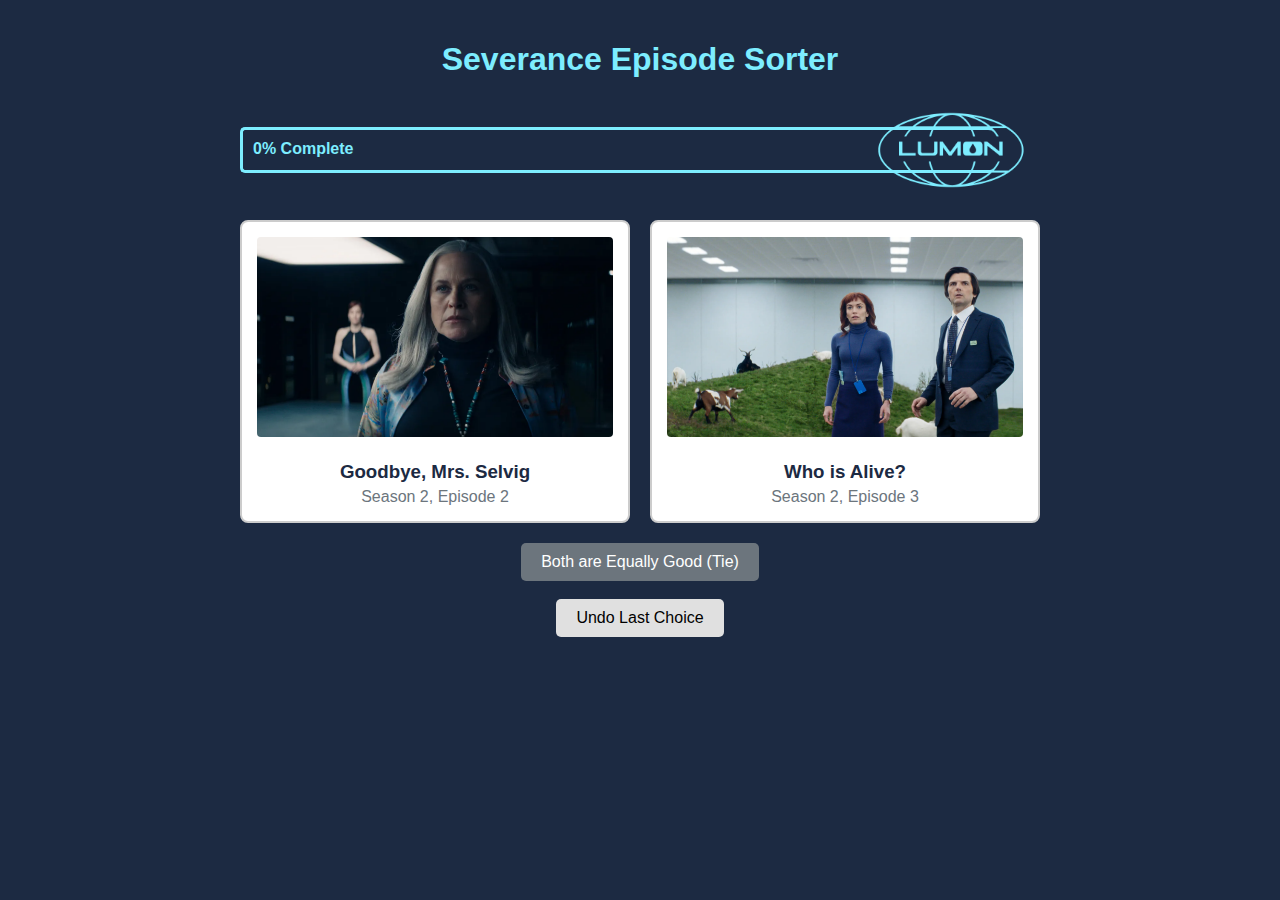
<file: sorter.html>
<!DOCTYPE html>
<html lang="en">
  <head>
    <meta charset="UTF-8" />
    <meta name="viewport" content="width=device-width, initial-scale=1.0" />
    <title>Severance Episode Sorter</title>
    <link rel="stylesheet" href="sorterstyle.css" />
  </head>
  <body>
    <h1>Severance Episode Sorter</h1>

    <div id="sorter">
      <div class="header" style="display: none;">
        <span id="battle-counter"></span>
      </div>
      <div class="progress-bar-container-container">
        <div class="progress-bar-container"></div>
        <img id="lumon-logo" src="img/lumon.png" height="100" />
      </div>
      <div class="options-container">
        <div class="option" id="left-option">
          </div>
        <div class="option" id="right-option">
          </div>
      </div>

      <div class="tie-container">
        <button id="tie-button">Both are Equally Good (Tie)</button>
        <br>
        <br>
        <button id="undo-button" disabled>Undo Last Choice</button>
      </div>
    </div>

    <div id="results" style="display: none">
        <button id="reset-button">Reset</button>
      </div>

    <script src="episodes.js"></script>
    <script src="sorter.js"></script>

    <script>
      document.addEventListener("DOMContentLoaded", () => {
        const sorter = new TournamentSorter(severanceEpisodes, {
          selectors: {
            leftOption: "#left-option",
            rightOption: "#right-option",
            tieButton: "#tie-button",
            undoButton: "#undo-button",
            battleCounter: "#battle-counter",
            progressBar: "#progress-bar",
            progressBarContainer: ".progress-bar-container",
            sorterContainer: "#sorter",
            resultContainer: "#results",
            resetButton: "#reset-button"
          },
        });

        sorter.start();
      });
    </script>
  </body>
</html>
</file>
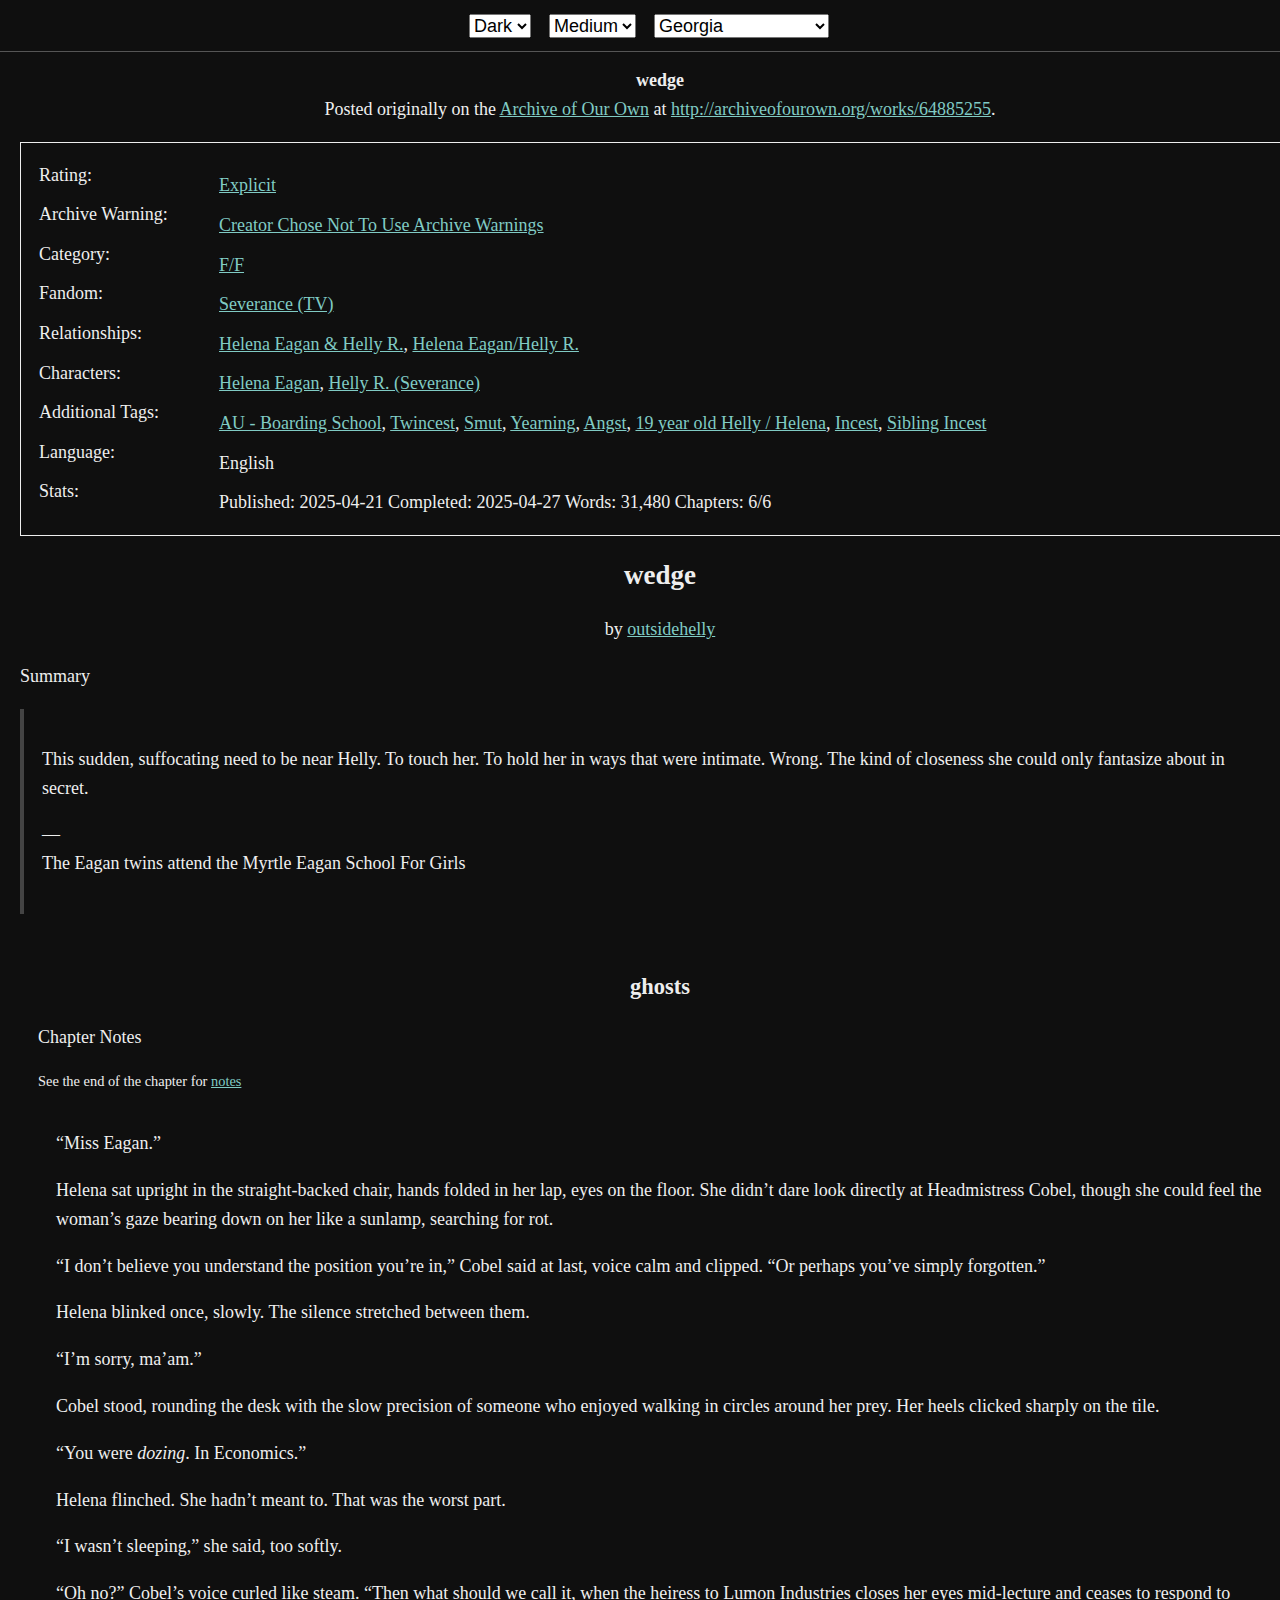
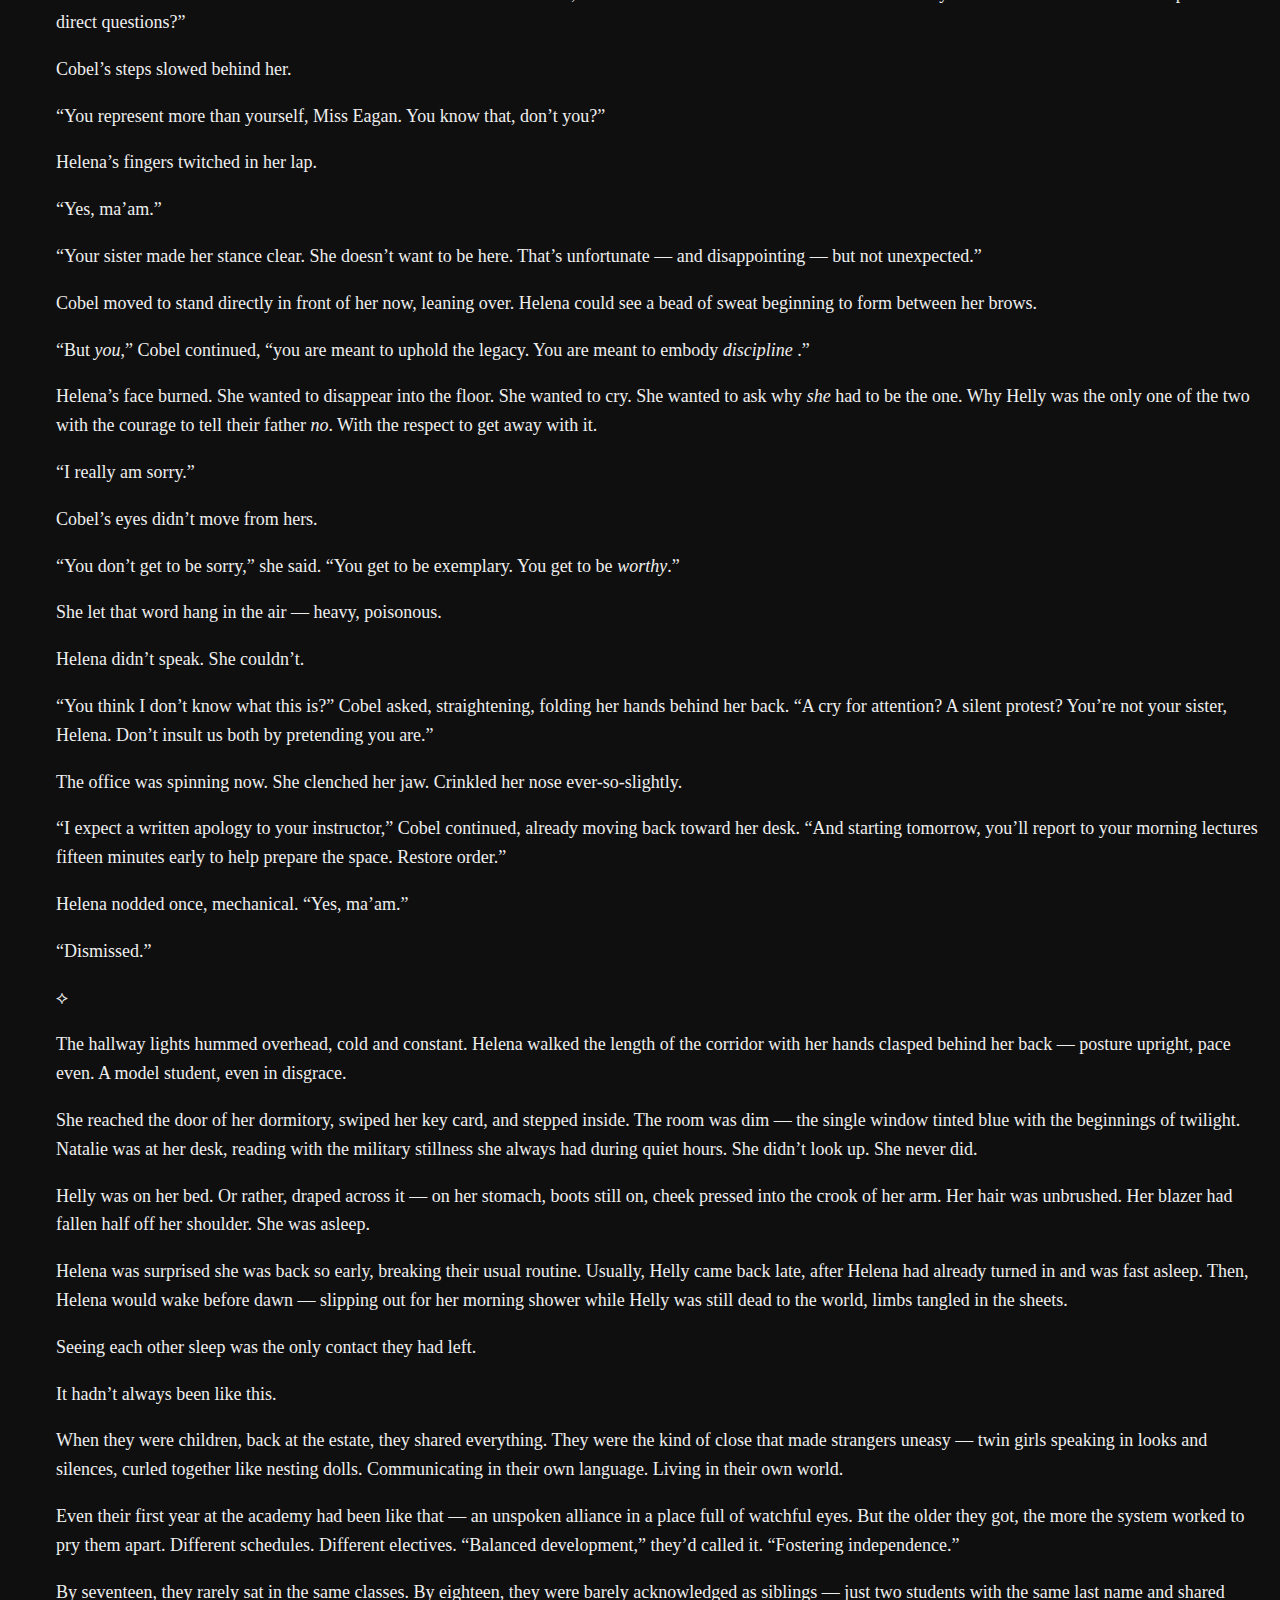
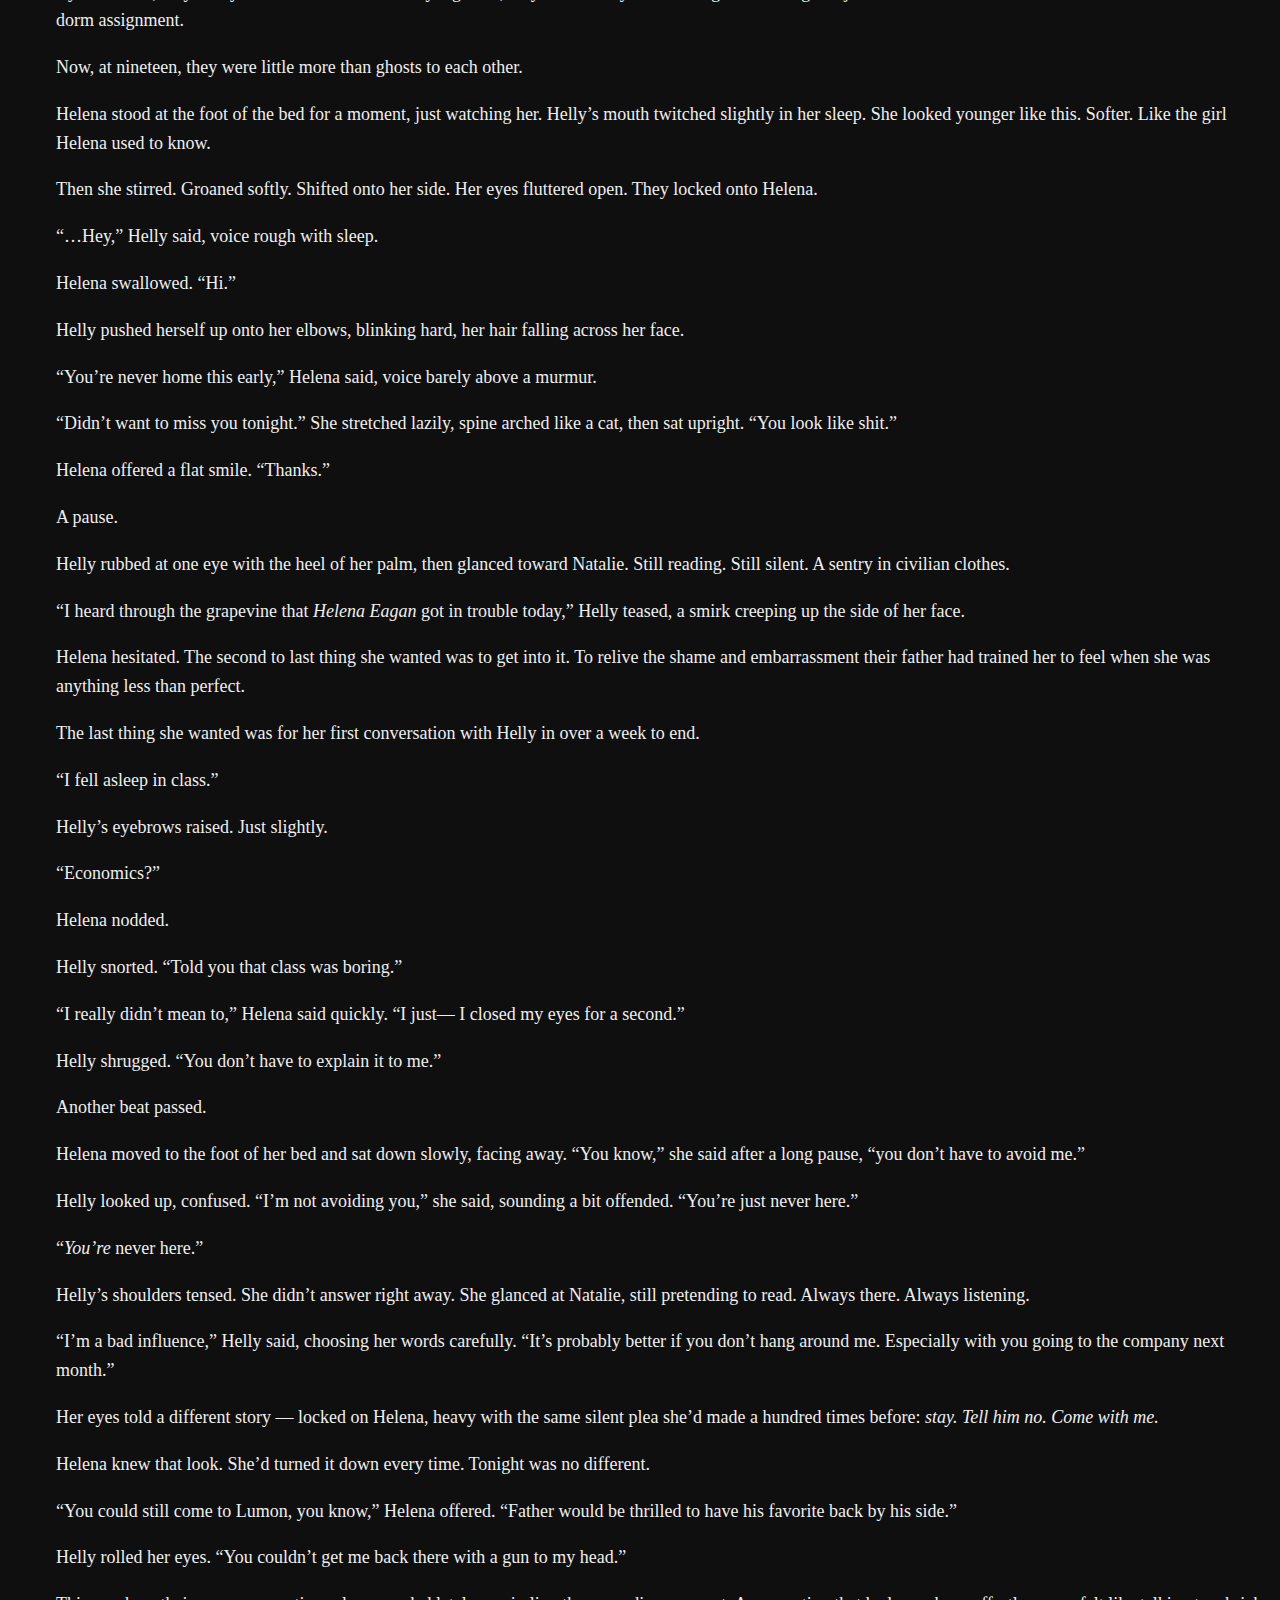
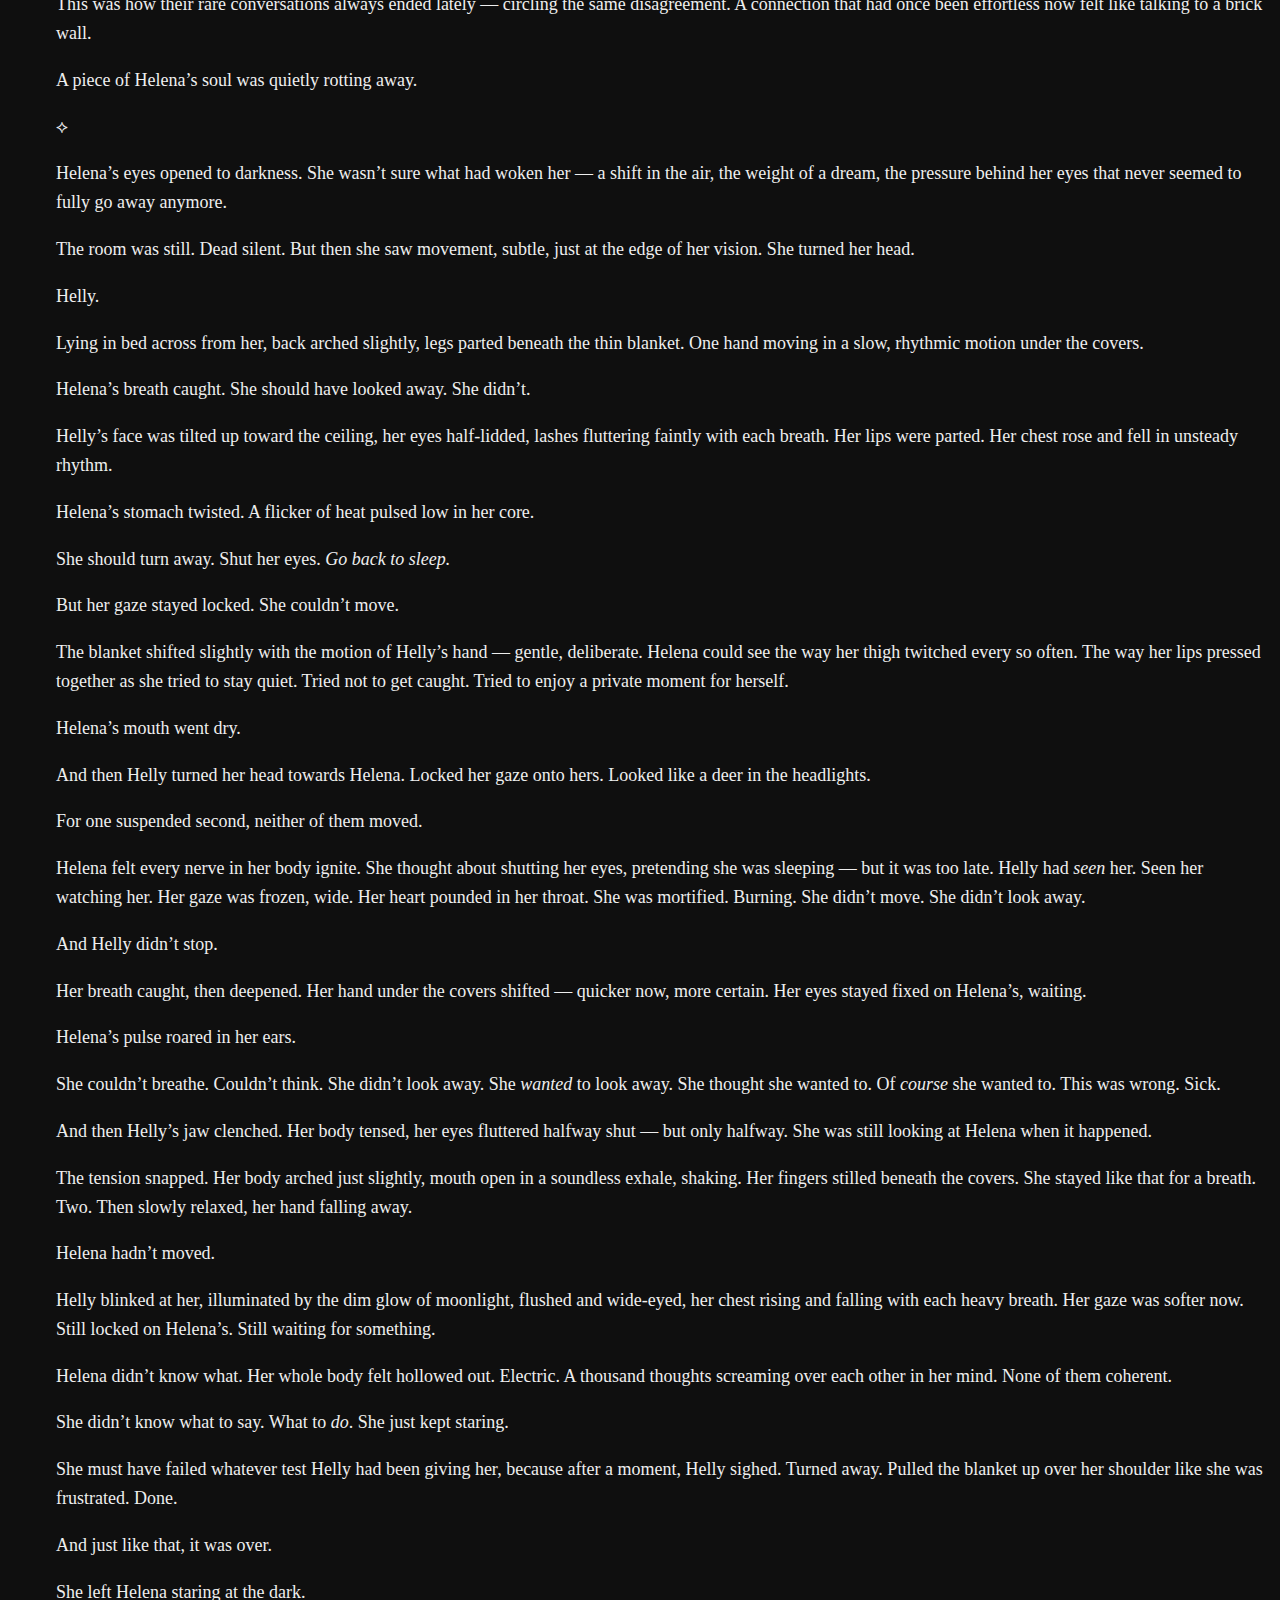
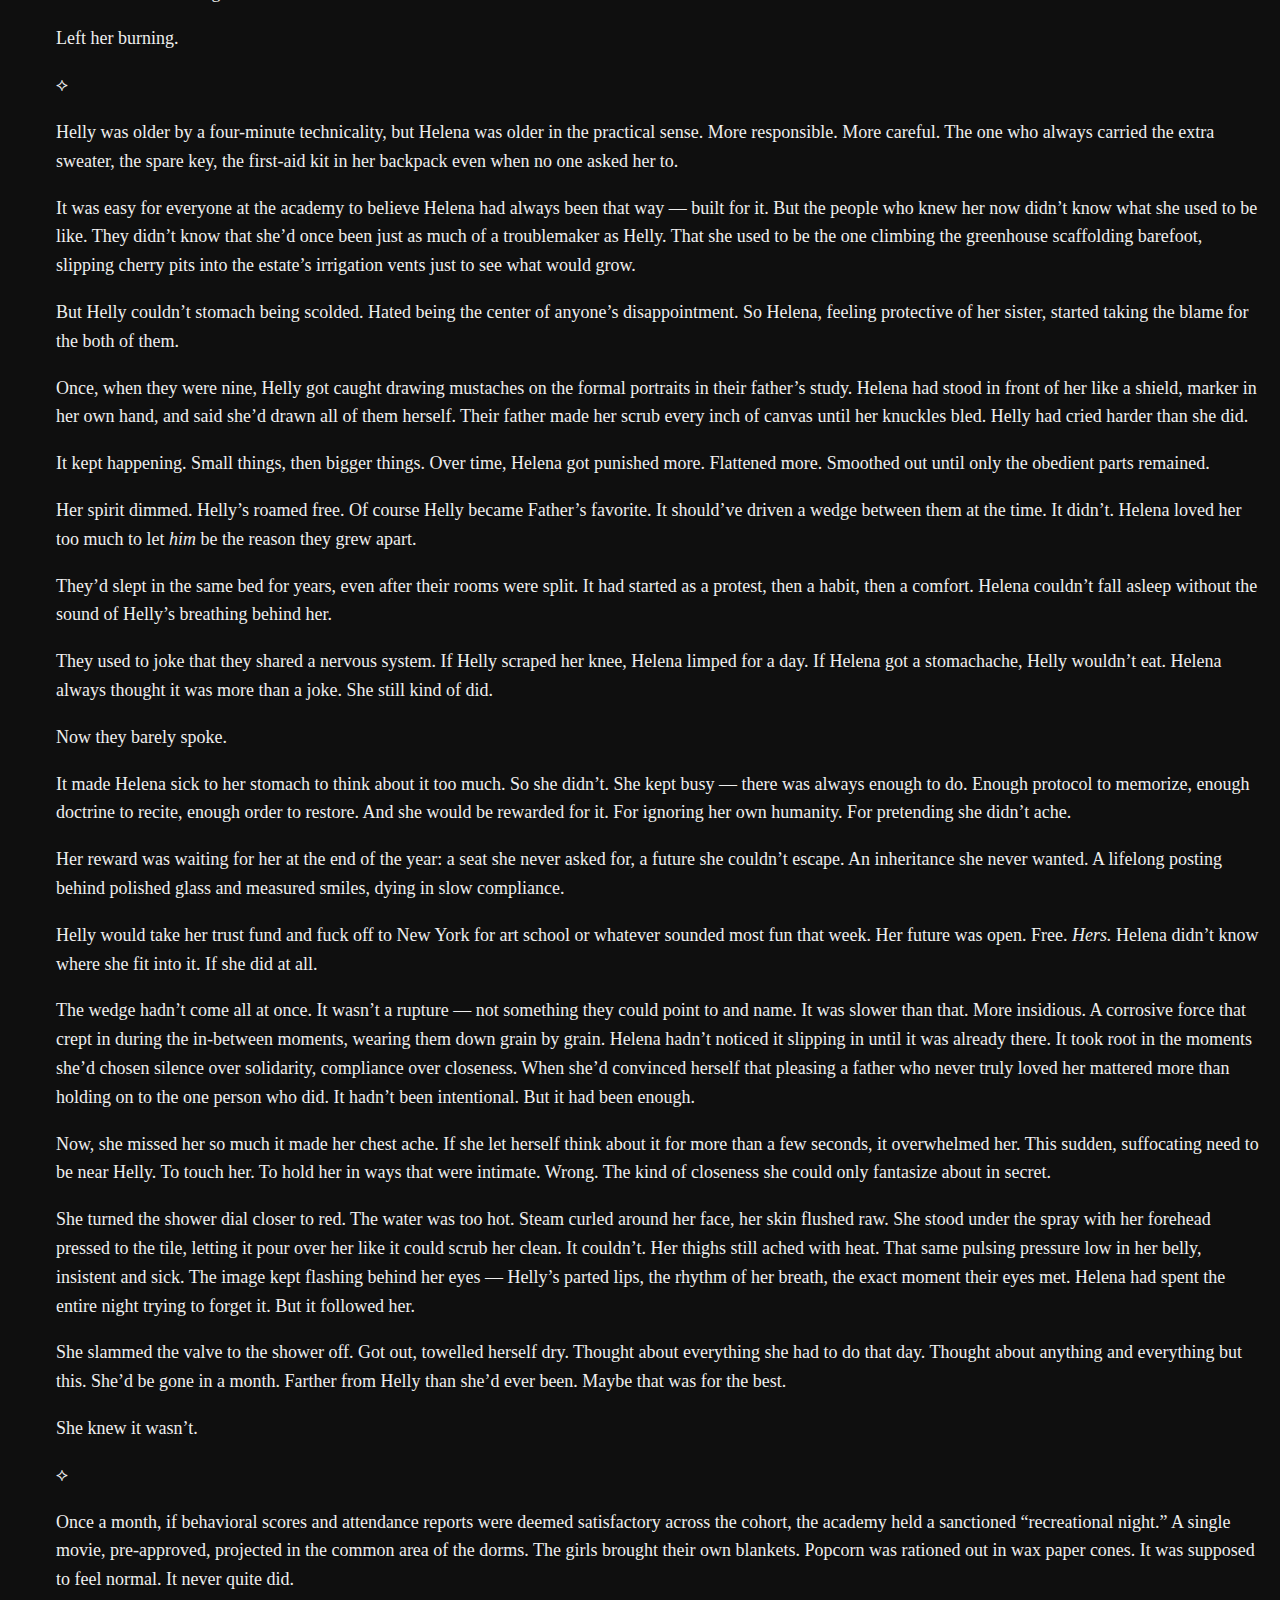
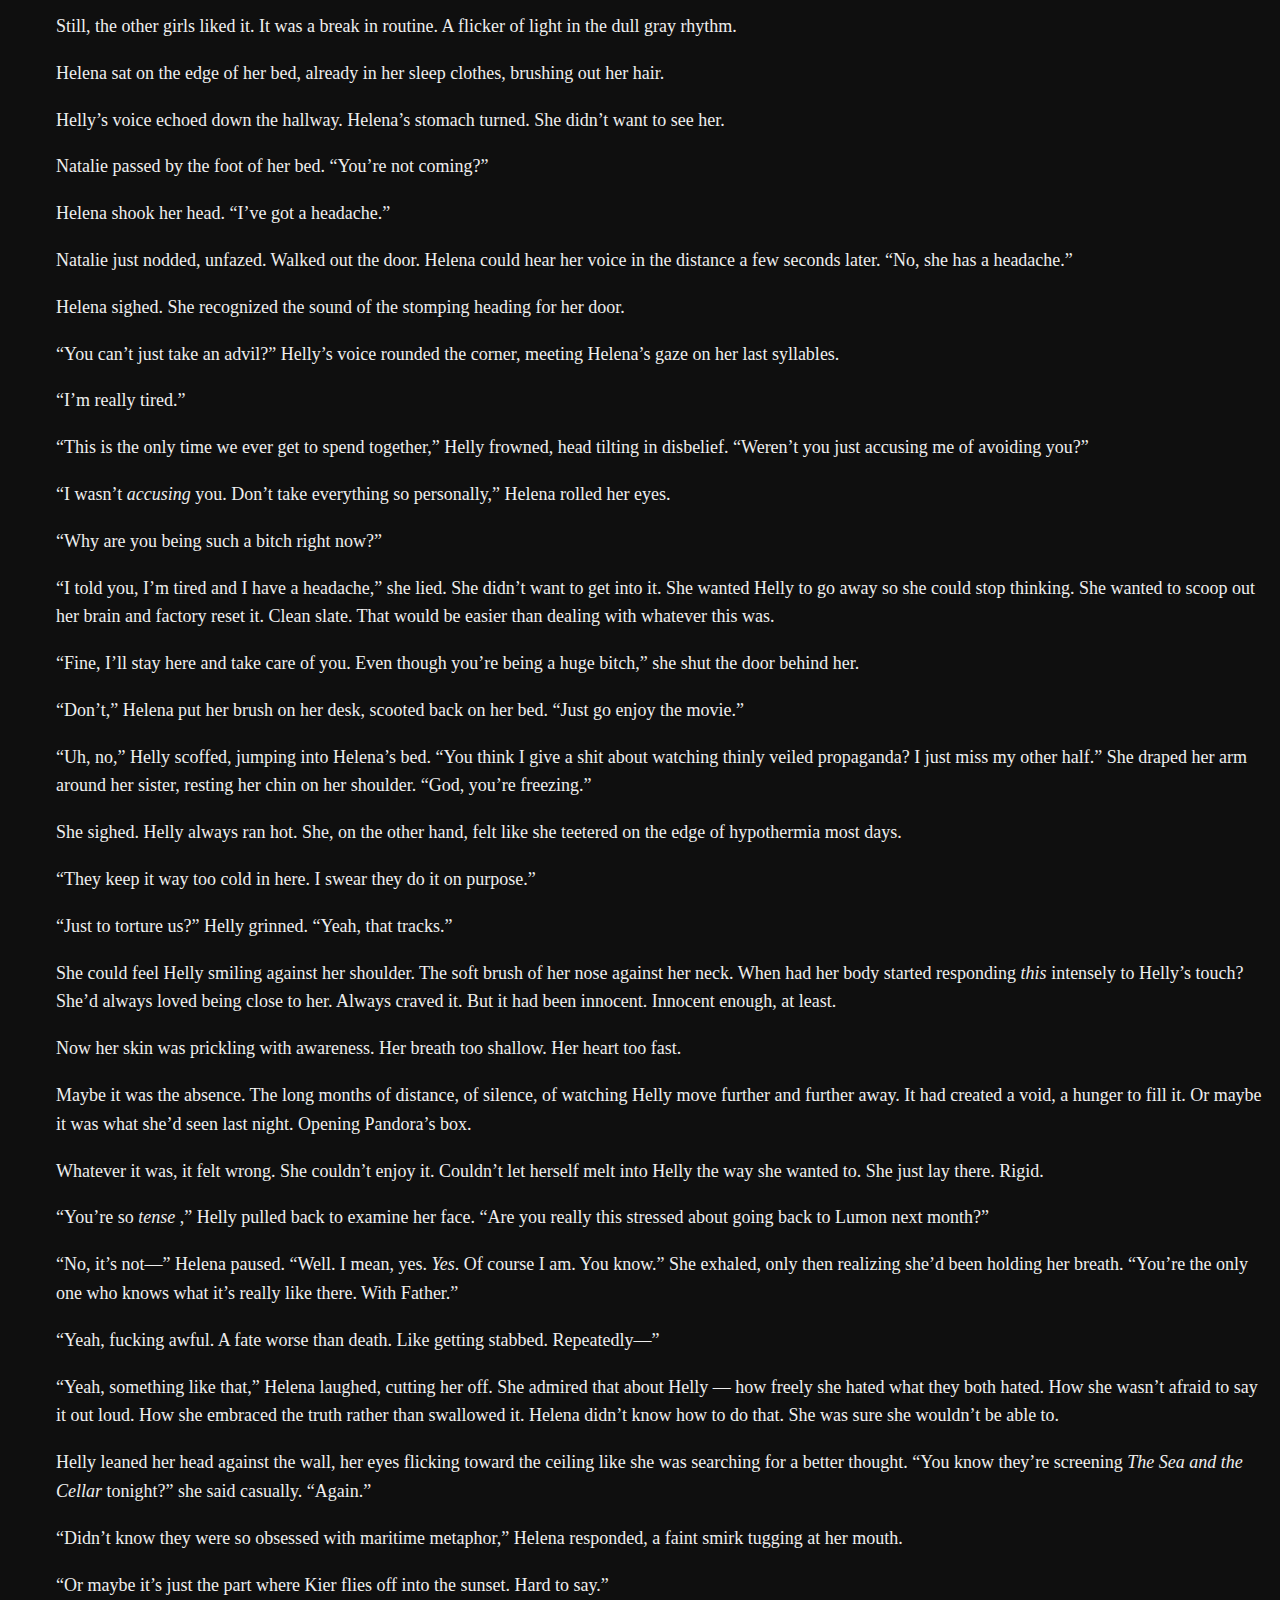
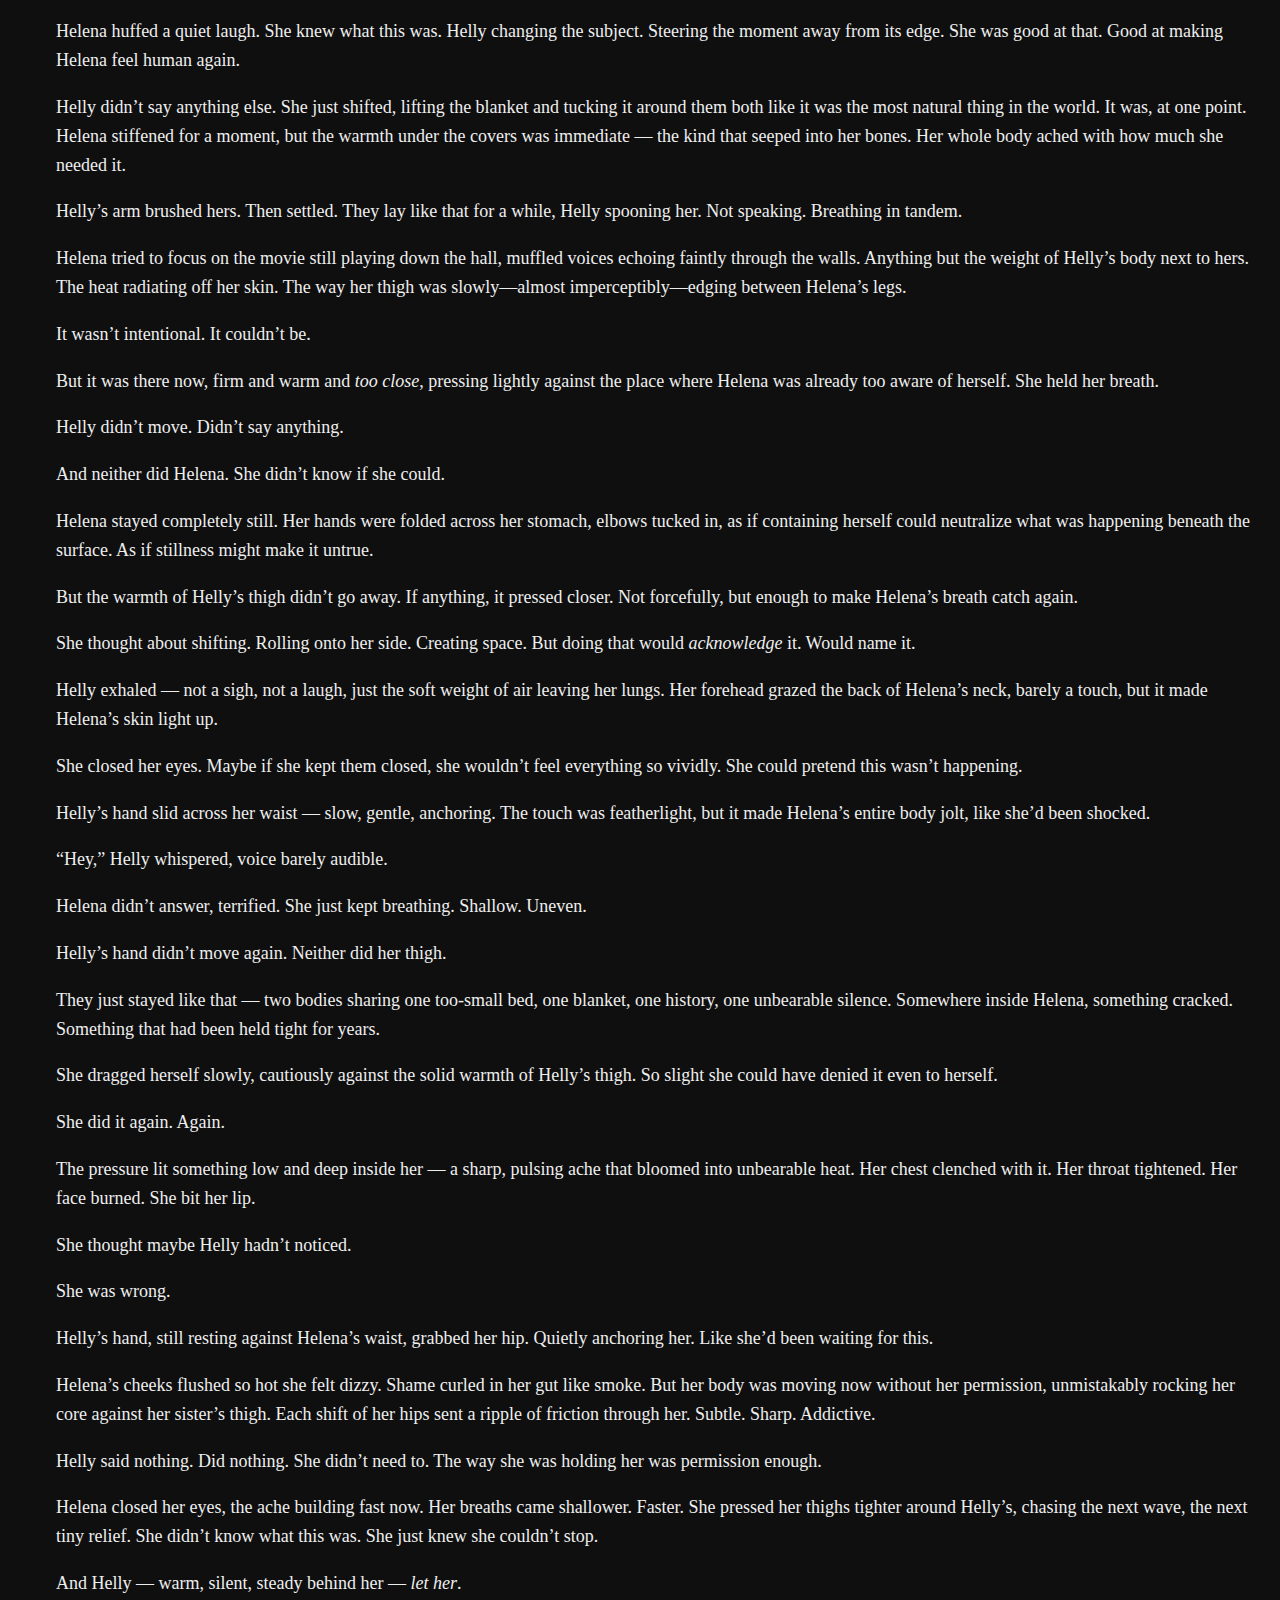
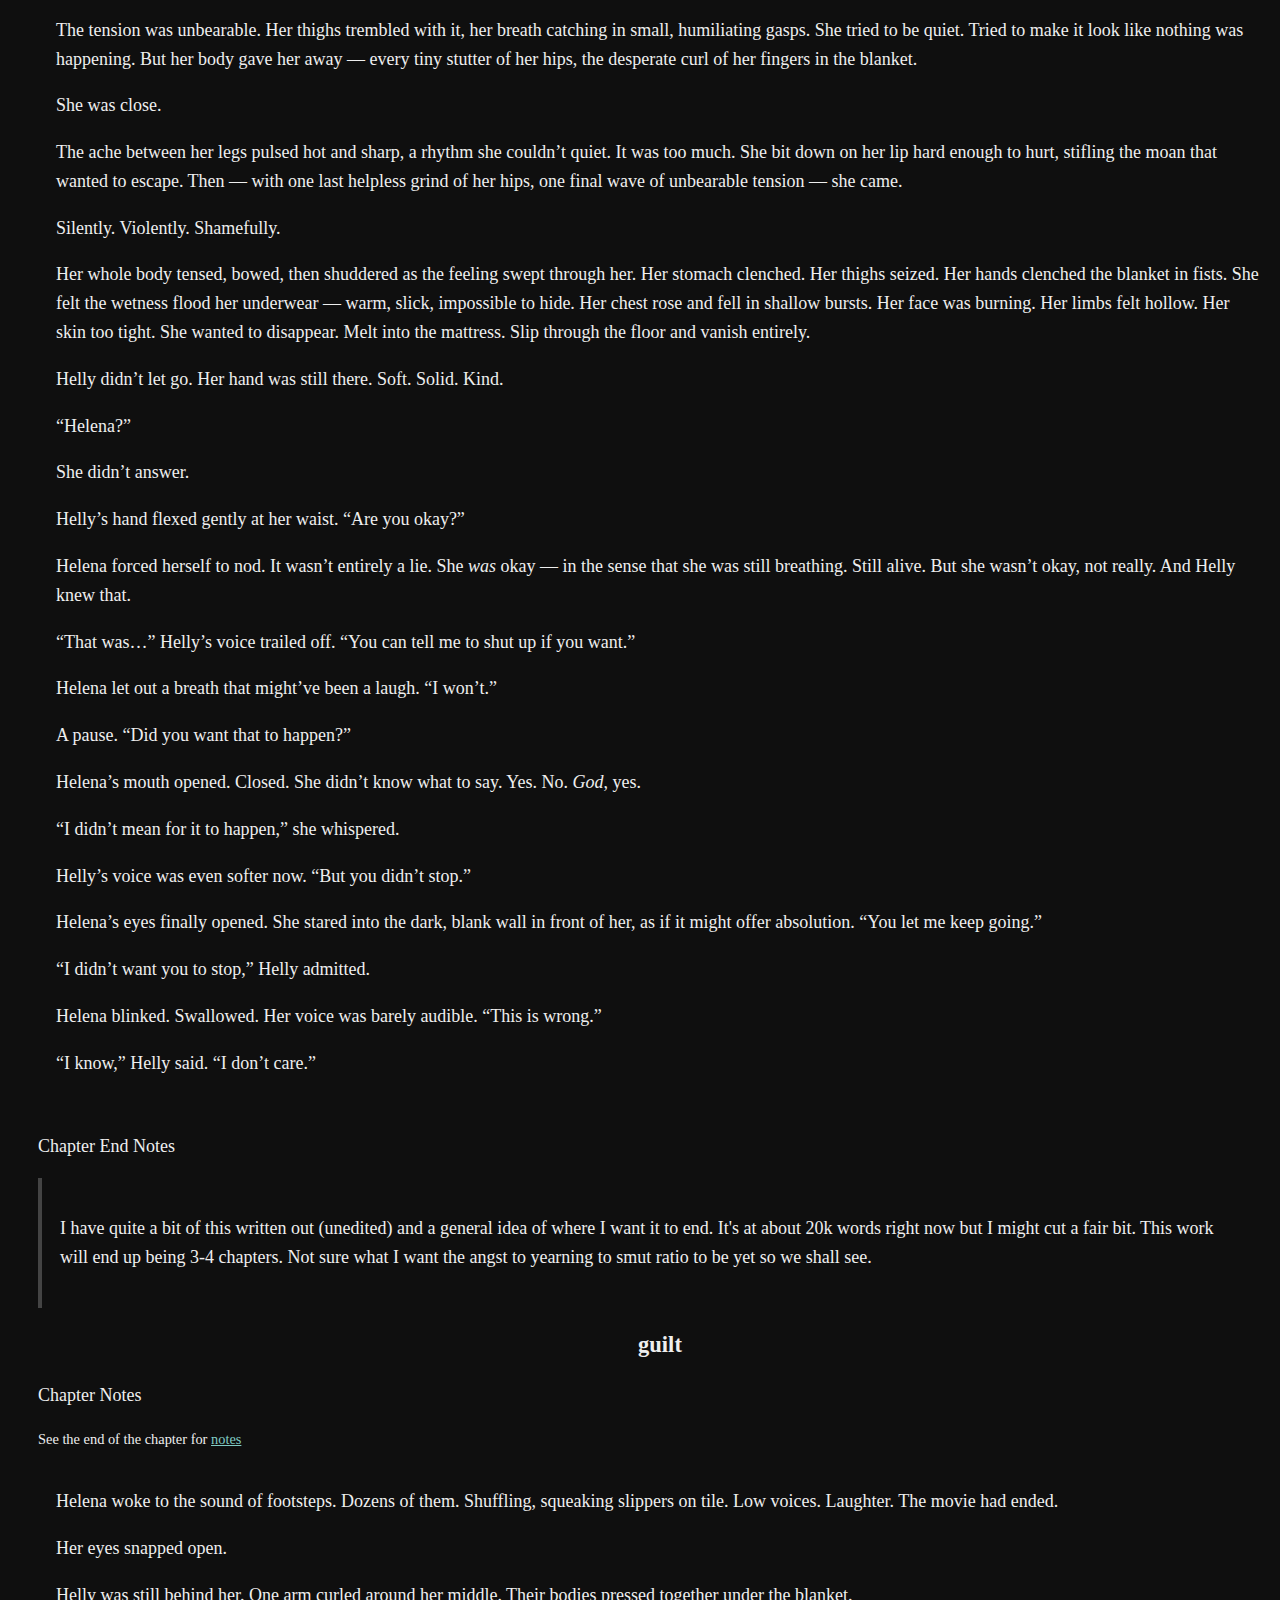
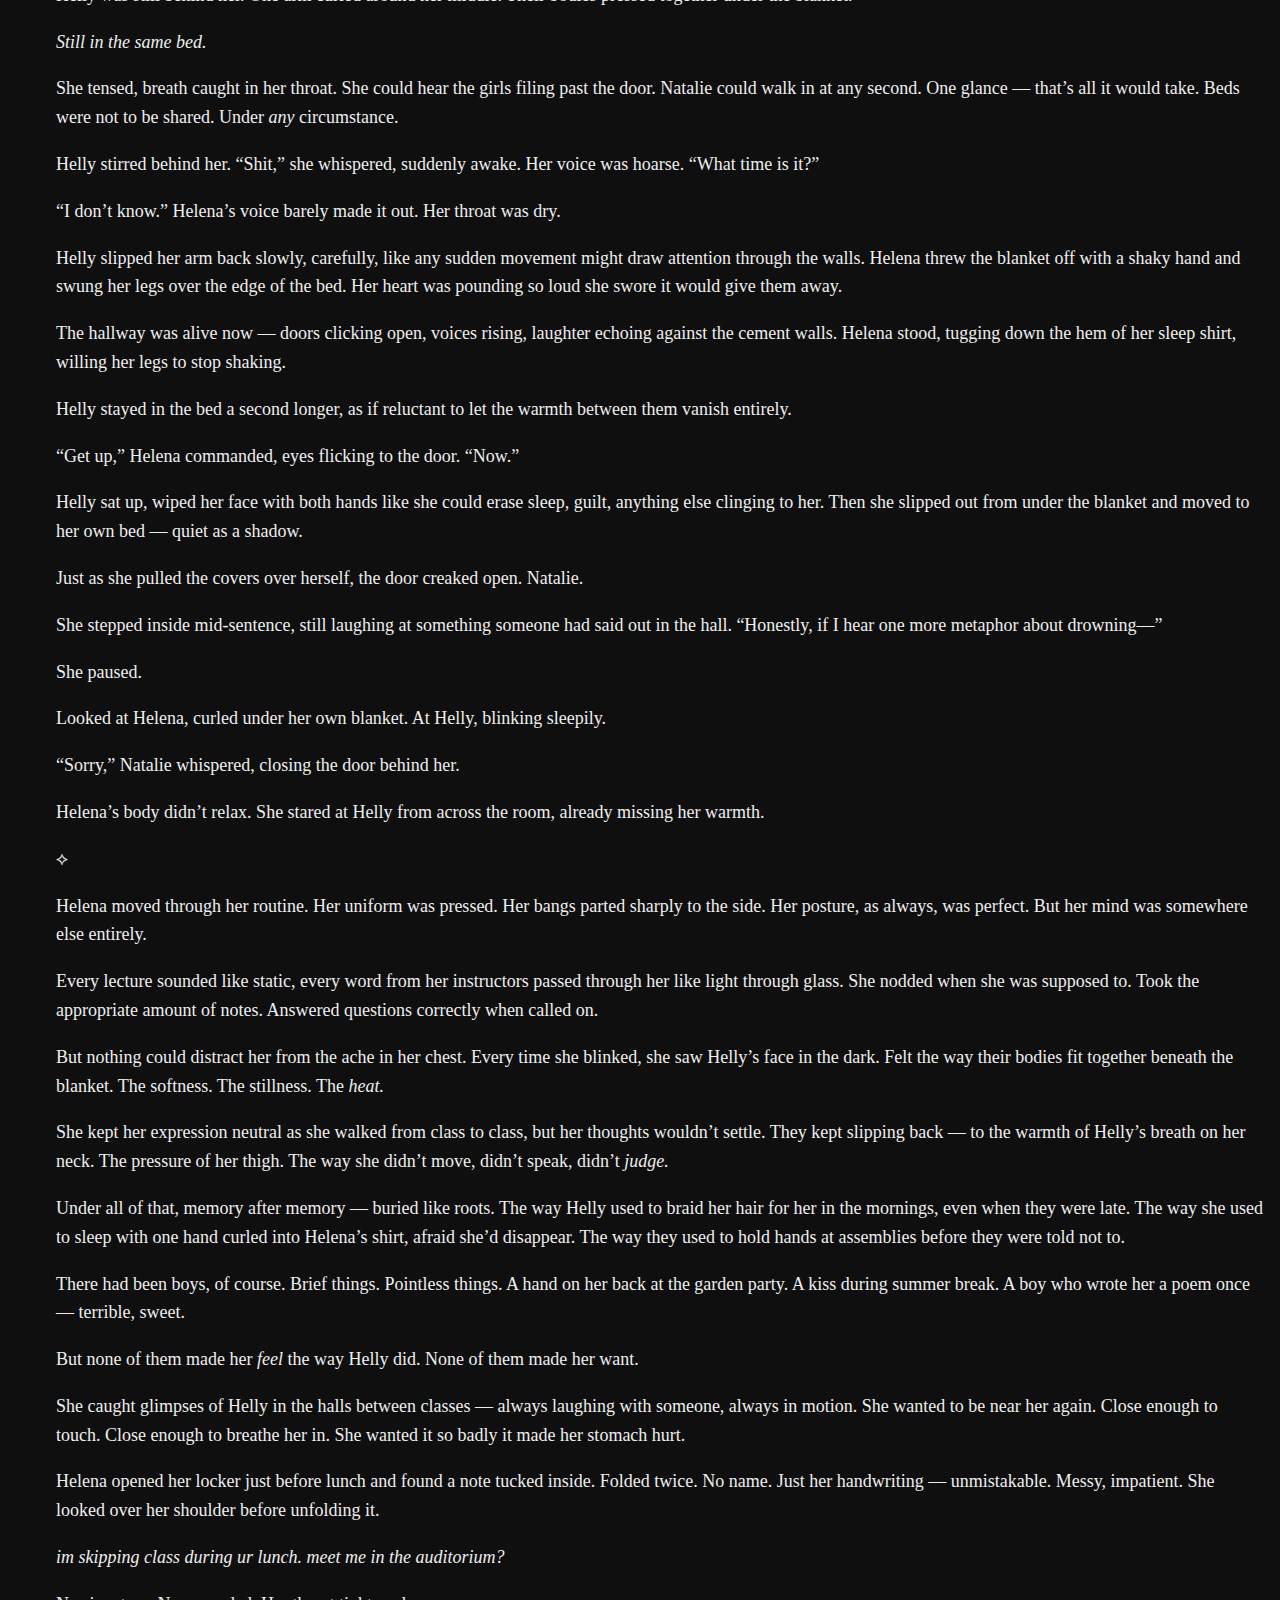
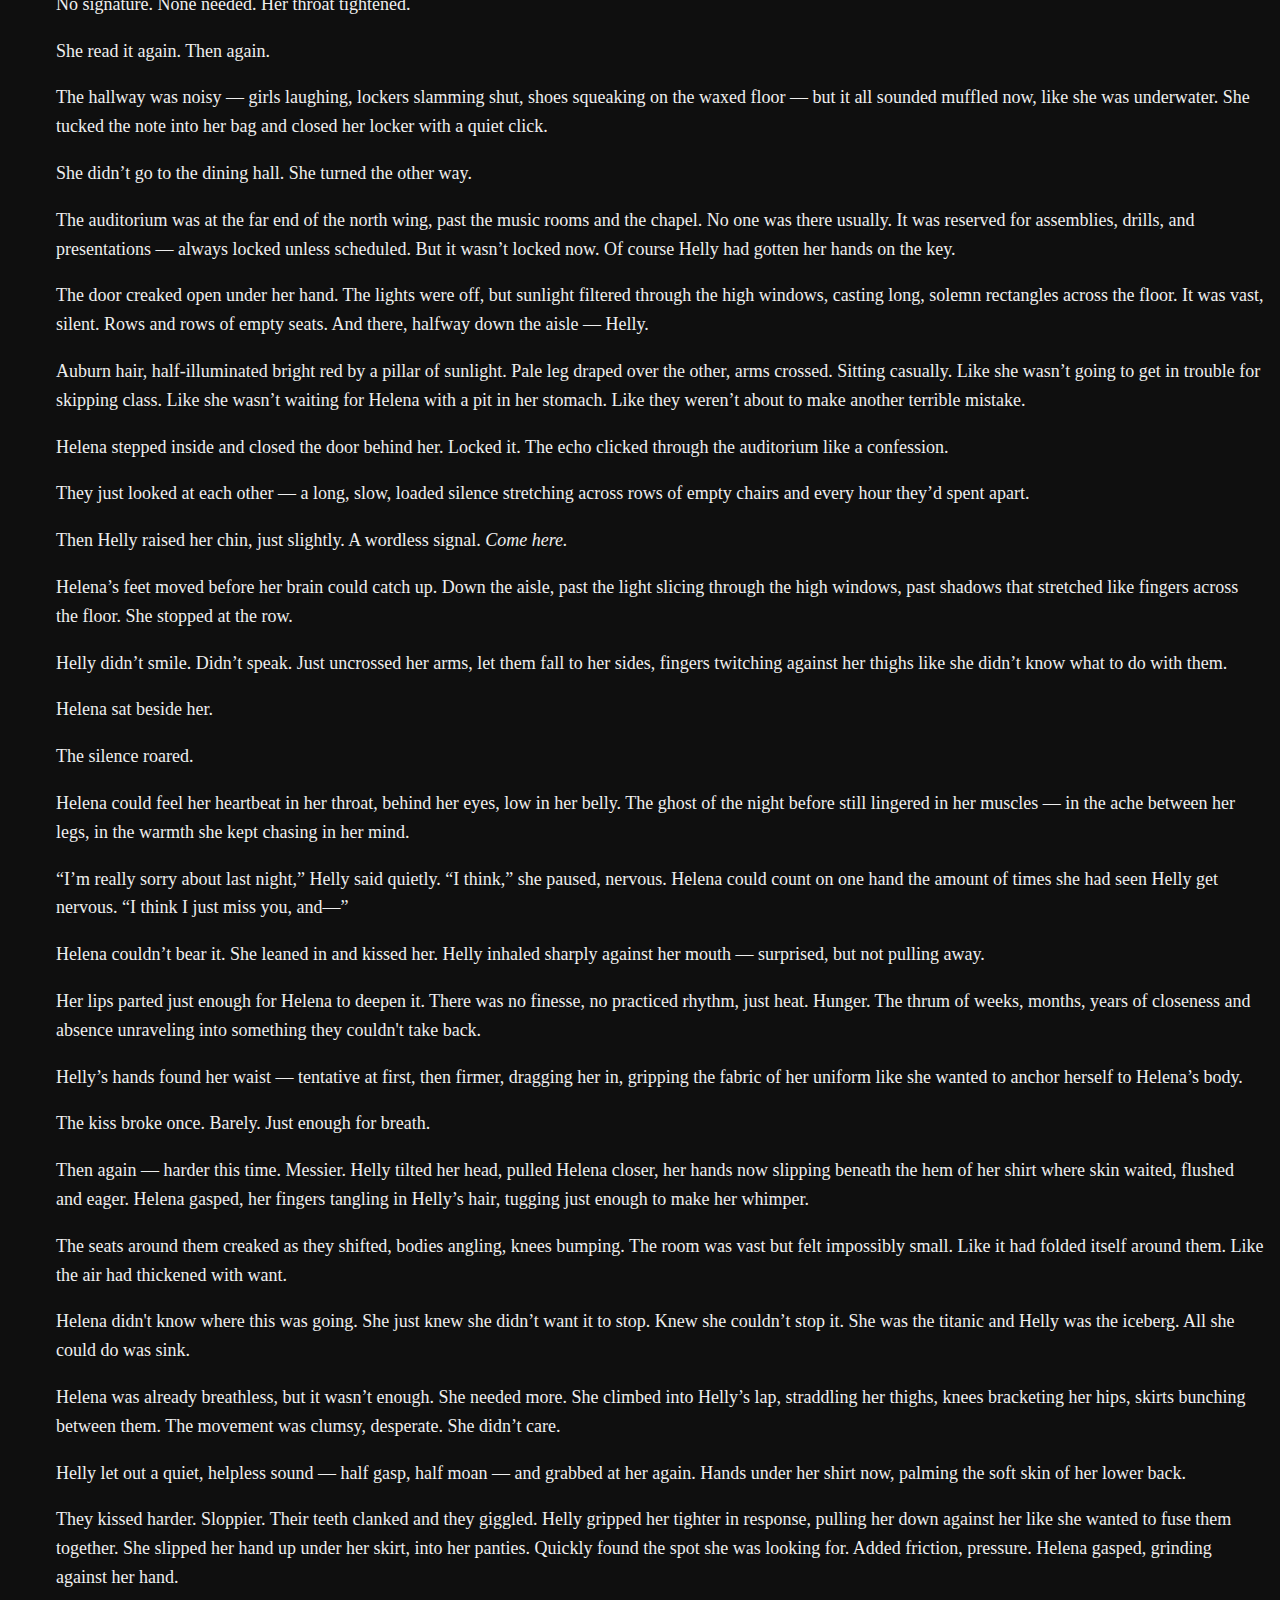
<file: wedge.html>
<!DOCTYPE html PUBLIC "-//W3C//DTD XHTML 1.0 Strict//EN" "http://www.w3.org/TR/xhtml1/DTD/xhtml1-strict.dtd">
<html xmlns="http://www.w3.org/1999/xhtml" xml:lang="en" lang="en">
<head>
  <meta charset="utf-8" />
  <meta http-equiv="x-ua-compatible" content="ie=edge" />
  <title>wedge - outsidehelly - Severance (TV)</title>
  <style type="text/css">
    p.message { text-align: center; }
    .meta h1 { font-size: 1.5em; text-align: center; }
    .meta h2 { font-size: 1.25em; text-align: center; }
    .meta h2 { page-break-before: always; }
    .meta .byline { text-align: center; }
    .meta dl.tags { border: 1px solid; padding: 1em; }
    .meta dd { margin: -1em 0 0 10em; }
    .meta .endnote-link { font-size: .8em; }
    /* List child related works under the labeling dt */
    #afterword .meta dd { margin: 1em 0 0 1em; }
    #chapters { font-family: "Nimbus Roman No9 L", "Times New Roman", serif; padding: 1em; }
    .userstuff { font-family: "Nimbus Roman No9 L", "Times New Roman", serif; padding: 1em; }
    /* Invisible headings to help Calibre make a Table of Contents */
    .toc-heading { display: none; }
  </style>
</head>
<body>

<div id="preface">
  <h2 class="toc-heading">Preface</h2>

  <p class="message">
    <b>wedge</b><br />
    Posted originally on the <a href="http://archiveofourown.org/">Archive of Our Own</a> at <a href="http://archiveofourown.org/works/64885255">http://archiveofourown.org/works/64885255</a>.
  </p>

  <div class="meta">
    <dl class="tags">
          <dt>Rating:</dt>
          <dd><a href="http://archiveofourown.org/tags/Explicit">Explicit</a></dd>
          <dt>Archive Warning:</dt>
          <dd><a href="http://archiveofourown.org/tags/Choose%20Not%20To%20Use%20Archive%20Warnings">Creator Chose Not To Use Archive Warnings</a></dd>
          <dt>Category:</dt>
          <dd><a href="http://archiveofourown.org/tags/F*s*F">F/F</a></dd>
          <dt>Fandom:</dt>
          <dd><a href="http://archiveofourown.org/tags/Severance%20(TV)">Severance (TV)</a></dd>
          <dt>Relationships:</dt>
          <dd><a href="http://archiveofourown.org/tags/Helena%20Eagan%20*a*%20Helly%20R*d*">Helena Eagan &amp; Helly R.</a>, <a href="http://archiveofourown.org/tags/Helena%20Eagan*s*Helly%20R*d*">Helena Eagan/Helly R.</a></dd>
          <dt>Characters:</dt>
          <dd><a href="http://archiveofourown.org/tags/Helena%20Eagan">Helena Eagan</a>, <a href="http://archiveofourown.org/tags/Helly%20R*d*%20(Severance)">Helly R. (Severance)</a></dd>
          <dt>Additional Tags:</dt>
          <dd><a href="http://archiveofourown.org/tags/AU%20-%20Boarding%20School">AU - Boarding School</a>, <a href="http://archiveofourown.org/tags/Twincest">Twincest</a>, <a href="http://archiveofourown.org/tags/Smut">Smut</a>, <a href="http://archiveofourown.org/tags/Yearning">Yearning</a>, <a href="http://archiveofourown.org/tags/Angst">Angst</a>, <a href="http://archiveofourown.org/tags/19%20year%20old%20Helly%20*s*%20Helena">19 year old Helly / Helena</a>, <a href="http://archiveofourown.org/tags/Incest">Incest</a>, <a href="http://archiveofourown.org/tags/Sibling%20Incest">Sibling Incest</a></dd>

        <dt>Language:</dt>
        <dd>English</dd>

      <dt>Stats:</dt>
      <dd>
        Published: 2025-04-21
          Completed: 2025-04-27
        Words: 31,480
        Chapters: 6/6
      </dd>
    </dl>
    <h1>wedge</h1>
    <div class="byline">by <a rel="author" href="http://archiveofourown.org/users/outsidehelly/pseuds/outsidehelly">outsidehelly</a></div>
      <p>Summary</p>
      <blockquote class="userstuff"><p>This sudden, suffocating need to be near Helly. To touch her. To hold her in ways that were intimate. Wrong. The kind of closeness she could only fantasize about in secret.</p><p>—<br />The Eagan twins attend the Myrtle Eagan School For Girls</p></blockquote>



  </div>
</div>


<div id="chapters" class="userstuff">
      
<div class="meta group">
  <h2 class="heading">ghosts</h2>


    <p>Chapter Notes</p>
      <div class="endnote-link">
        See the end of the chapter for  <a href="#endnotes1">notes</a>
      </div>
</div>

<!--chapter content-->
<div class="userstuff">
  <p>“Miss Eagan.”</p><p>Helena sat upright in the straight-backed chair, hands folded in her lap, eyes on the floor. She didn’t dare look directly at Headmistress Cobel, though she could feel the woman’s gaze bearing down on her like a sunlamp, searching for rot.</p><p>“I don’t believe you understand the position you’re in,” Cobel said at last, voice calm and clipped. “Or perhaps you’ve simply forgotten.”</p><p>Helena blinked once, slowly. The silence stretched between them.</p><p>“I’m sorry, ma’am.”</p><p>Cobel stood, rounding the desk with the slow precision of someone who enjoyed walking in circles around her prey. Her heels clicked sharply on the tile.</p><p>“You were <em> dozing</em>. In Economics.”</p><p>Helena flinched. She hadn’t meant to. That was the worst part.</p><p>“I wasn’t sleeping,” she said, too softly.</p><p>“Oh no?” Cobel’s voice curled like steam. “Then what should we call it, when the heiress to Lumon Industries closes her eyes mid-lecture and ceases to respond to direct questions?”</p><p>Cobel’s steps slowed behind her.</p><p>“You represent more than yourself, Miss Eagan. You know that, don’t you?”</p><p>Helena’s fingers twitched in her lap.</p><p>“Yes, ma’am.”</p><p>“Your sister made her stance clear. She doesn’t want to be here. That’s unfortunate — and disappointing — but not unexpected.”</p><p>Cobel moved to stand directly in front of her now, leaning over. Helena could see a bead of sweat beginning to form between her brows. </p><p>“But <em> you</em>,” Cobel continued, “you are meant to uphold the legacy. You are meant to embody <em> discipline </em>.”</p><p>Helena’s face burned. She wanted to disappear into the floor. She wanted to cry. She wanted to ask why <em> she </em> had to be the one. Why Helly was the only one of the two with the courage to tell their father <em> no</em>. With the respect to get away with it.</p><p>“I really am sorry.”</p><p>Cobel’s eyes didn’t move from hers.</p><p>“You don’t get to be sorry,” she said. “You get to be exemplary. You get to be <em> worthy</em>.”</p><p>She let that word hang in the air — heavy, poisonous.</p><p>Helena didn’t speak. She couldn’t.</p><p>“You think I don’t know what this is?” Cobel asked, straightening, folding her hands behind her back. “A cry for attention? A silent protest? You’re not your sister, Helena. Don’t insult us both by pretending you are.”</p><p>The office was spinning now. She clenched her jaw. Crinkled her nose ever-so-slightly.</p><p>“I expect a written apology to your instructor,” Cobel continued, already moving back toward her desk. “And starting tomorrow, you’ll report to your morning lectures fifteen minutes early to help prepare the space. Restore order.”</p><p>Helena nodded once, mechanical. “Yes, ma’am.”</p><p>“Dismissed.”</p><p>⟡</p><p>The hallway lights hummed overhead, cold and constant. Helena walked the length of the corridor with her hands clasped behind her back — posture upright, pace even. A model student, even in disgrace.</p><p>She reached the door of her dormitory, swiped her key card, and stepped inside. The room was dim — the single window tinted blue with the beginnings of twilight. Natalie was at her desk, reading with the military stillness she always had during quiet hours. She didn’t look up. She never did.</p><p>Helly was on her bed. Or rather, draped across it — on her stomach, boots still on, cheek pressed into the crook of her arm. Her hair was unbrushed. Her blazer had fallen half off her shoulder. She was asleep. </p><p>Helena was surprised she was back so early, breaking their usual routine. Usually, Helly came back late, after Helena had already turned in and was fast asleep. Then, Helena would wake before dawn — slipping out for her morning shower while Helly was still dead to the world, limbs tangled in the sheets.</p><p>Seeing each other sleep was the only contact they had left.</p><p>It hadn’t always been like this.</p><p>When they were children, back at the estate, they shared everything. They were the kind of close that made strangers uneasy — twin girls speaking in looks and silences, curled together like nesting dolls. Communicating in their own language. Living in their own world.</p><p>Even their first year at the academy had been like that — an unspoken alliance in a place full of watchful eyes. But the older they got, the more the system worked to pry them apart. Different schedules. Different electives. “Balanced development,” they’d called it. “Fostering independence.”</p><p>By seventeen, they rarely sat in the same classes. By eighteen, they were barely acknowledged as siblings — just two students with the same last name and shared dorm assignment.</p><p>Now, at nineteen, they were little more than ghosts to each other.</p><p>Helena stood at the foot of the bed for a moment, just watching her. Helly’s mouth twitched slightly in her sleep. She looked younger like this. Softer. Like the girl Helena used to know.</p><p>Then she stirred. Groaned softly. Shifted onto her side. Her eyes fluttered open. They locked onto Helena.</p><p>“…Hey,” Helly said, voice rough with sleep.</p><p>Helena swallowed. “Hi.”</p><p>Helly pushed herself up onto her elbows, blinking hard, her hair falling across her face.</p><p>“You’re never home this early,” Helena said, voice barely above a murmur.</p><p>“Didn’t want to miss you tonight.” She stretched lazily, spine arched like a cat, then sat upright. “You look like shit.”</p><p>Helena offered a flat smile. “Thanks.”</p><p>A pause.</p><p>Helly rubbed at one eye with the heel of her palm, then glanced toward Natalie. Still reading. Still silent. A sentry in civilian clothes.</p><p>“I heard through the grapevine that <em> Helena Eagan </em> got in trouble today,” Helly teased, a smirk creeping up the side of her face.</p><p>Helena hesitated. The second to last thing she wanted was to get into it. To relive the shame and embarrassment their father had trained her to feel when she was anything less than perfect. </p><p>The last thing she wanted was for her first conversation with Helly in over a week to end.</p><p>“I fell asleep in class.”</p><p>Helly’s eyebrows raised. Just slightly.</p><p>“Economics?”</p><p>Helena nodded.</p><p>Helly snorted. “Told you that class was boring.”</p><p>“I really didn’t mean to,” Helena said quickly. “I just— I closed my eyes for a second.”</p><p>Helly shrugged. “You don’t have to explain it to me.”</p><p>Another beat passed.</p><p>Helena moved to the foot of her bed and sat down slowly, facing away. “You know,” she said after a long pause, “you don’t have to avoid me.”</p><p>Helly looked up, confused. “I’m not avoiding you,” she said, sounding a bit offended. “You’re just never here.”</p><p>“<em>You’re </em>never here.”</p><p>Helly’s shoulders tensed. She didn’t answer right away. She glanced at Natalie, still pretending to read. Always there. Always listening.</p><p>“I’m a bad influence,” Helly said, choosing her words carefully. “It’s probably better if you don’t hang around me. Especially with you going to the company next month.”</p><p>Her eyes told a different story — locked on Helena, heavy with the same silent plea she’d made a hundred times before: <em> stay. Tell him no. Come with me. </em></p><p>Helena knew that look. She’d turned it down every time. Tonight was no different.</p><p>“You could still come to Lumon, you know,” Helena offered. “Father would be thrilled to have his favorite back by his side.”</p><p>Helly rolled her eyes. “You couldn’t get me back there with a gun to my head.”</p><p>This was how their rare conversations always ended lately — circling the same disagreement. A connection that had once been effortless now felt like talking to a brick wall.</p><p>A piece of Helena’s soul was quietly rotting away.</p><p>⟡</p><p>Helena’s eyes opened to darkness. She wasn’t sure what had woken her — a shift in the air, the weight of a dream, the pressure behind her eyes that never seemed to fully go away anymore.</p><p>The room was still. Dead silent. But then she saw movement, subtle, just at the edge of her vision. She turned her head.</p><p>Helly.</p><p>Lying in bed across from her, back arched slightly, legs parted beneath the thin blanket. One hand moving in a slow, rhythmic motion under the covers.</p><p>Helena’s breath caught. She should have looked away. She didn’t.</p><p>Helly’s face was tilted up toward the ceiling, her eyes half-lidded, lashes fluttering faintly with each breath. Her lips were parted. Her chest rose and fell in unsteady rhythm.</p><p>Helena’s stomach twisted. A flicker of heat pulsed low in her core.</p><p>She should turn away. Shut her eyes. <em> Go back to sleep. </em></p><p>But her gaze stayed locked. She couldn’t move.</p><p>The blanket shifted slightly with the motion of Helly’s hand — gentle, deliberate. Helena could see the way her thigh twitched every so often. The way her lips pressed together as she tried to stay quiet. Tried not to get caught. Tried to enjoy a private moment for herself.</p><p>Helena’s mouth went dry.</p><p>And then Helly turned her head towards Helena. Locked her gaze onto hers. Looked like a deer in the headlights.</p><p>For one suspended second, neither of them moved.</p><p>Helena felt every nerve in her body ignite. She thought about shutting her eyes, pretending she was sleeping — but it was too late. Helly had <em> seen </em> her. Seen her watching her. Her gaze was frozen, wide. Her heart pounded in her throat. She was mortified. Burning. She didn’t move. She didn’t look away.</p><p>And Helly didn’t stop.</p><p>Her breath caught, then deepened. Her hand under the covers shifted — quicker now, more certain. Her eyes stayed fixed on Helena’s, waiting.</p><p>Helena’s pulse roared in her ears.</p><p>She couldn’t breathe. Couldn’t think. She didn’t look away. She <em> wanted </em> to look away. She thought she wanted to. Of <em> course </em>she wanted to. This was wrong. Sick. </p><p>And then Helly’s jaw clenched. Her body tensed, her eyes fluttered halfway shut — but only halfway. She was still looking at Helena when it happened.</p><p>The tension snapped. Her body arched just slightly, mouth open in a soundless exhale, shaking. Her fingers stilled beneath the covers. She stayed like that for a breath. Two. Then slowly relaxed, her hand falling away.</p><p>Helena hadn’t moved.</p><p>Helly blinked at her, illuminated by the dim glow of moonlight, flushed and wide-eyed, her chest rising and falling with each heavy breath. Her gaze was softer now. Still locked on Helena’s. Still waiting for something.</p><p>Helena didn’t know what. Her whole body felt hollowed out. Electric. A thousand thoughts screaming over each other in her mind. None of them coherent.</p><p>She didn’t know what to say. What to <em> do</em>. She just kept staring.</p><p>She must have failed whatever test Helly had been giving her, because after a moment, Helly sighed. Turned away. Pulled the blanket up over her shoulder like she was frustrated. Done.</p><p>And just like that, it was over.</p><p>She left Helena staring at the dark.</p><p>Left her burning.</p><p>⟡</p><p>Helly was older by a four-minute technicality, but Helena was older in the practical sense. More responsible. More careful. The one who always carried the extra sweater, the spare key, the first-aid kit in her backpack even when no one asked her to.</p><p>It was easy for everyone at the academy to believe Helena had always been that way — built for it. But the people who knew her now didn’t know what she used to be like. They didn’t know that she’d once been just as much of a troublemaker as Helly. That she used to be the one climbing the greenhouse scaffolding barefoot, slipping cherry pits into the estate’s irrigation vents just to see what would grow.</p><p>But Helly couldn’t stomach being scolded. Hated being the center of anyone’s disappointment. So Helena, feeling protective of her sister, started taking the blame for the both of them.</p><p>Once, when they were nine, Helly got caught drawing mustaches on the formal portraits in their father’s study. Helena had stood in front of her like a shield, marker in her own hand, and said she’d drawn all of them herself. Their father made her scrub every inch of canvas until her knuckles bled. Helly had cried harder than she did.</p><p>It kept happening. Small things, then bigger things. Over time, Helena got punished more. Flattened more. Smoothed out until only the obedient parts remained.</p><p>Her spirit dimmed. Helly’s roamed free. Of course Helly became Father’s favorite. It should’ve driven a wedge between them at the time. It didn’t. Helena loved her too much to let <em> him </em>be the reason they grew apart.</p><p>They’d slept in the same bed for years, even after their rooms were split. It had started as a protest, then a habit, then a comfort. Helena couldn’t fall asleep without the sound of Helly’s breathing behind her. </p><p>They used to joke that they shared a nervous system. If Helly scraped her knee, Helena limped for a day. If Helena got a stomachache, Helly wouldn’t eat. Helena always thought it was more than a joke. She still kind of did.</p><p>Now they barely spoke.</p><p>It made Helena sick to her stomach to think about it too much. So she didn’t. She kept busy — there was always enough to do. Enough protocol to memorize, enough doctrine to recite, enough order to restore. And she would be rewarded for it. For ignoring her own humanity. For pretending she didn’t ache.</p><p>Her reward was waiting for her at the end of the year: a seat she never asked for, a future she couldn’t escape. An inheritance she never wanted. A lifelong posting behind polished glass and measured smiles, dying in slow compliance.</p><p>Helly would take her trust fund and fuck off to New York for art school or whatever sounded most fun that week. Her future was open. Free. <em> Hers. </em>Helena didn’t know where she fit into it. If she did at all.</p><p>The wedge hadn’t come all at once. It wasn’t a rupture — not something they could point to and name. It was slower than that. More insidious. A corrosive force that crept in during the in-between moments, wearing them down grain by grain. Helena hadn’t noticed it slipping in until it was already there. It took root in the moments she’d chosen silence over solidarity, compliance over closeness. When she’d convinced herself that pleasing a father who never truly loved her mattered more than holding on to the one person who did. It hadn’t been intentional. But it had been enough.</p><p>Now, she missed her so much it made her chest ache. If she let herself think about it for more than a few seconds, it overwhelmed her. This sudden, suffocating need to be near Helly. To touch her. To hold her in ways that were intimate. Wrong. The kind of closeness she could only fantasize about in secret.</p><p>She turned the shower dial closer to red. The water was too hot. Steam curled around her face, her skin flushed raw. She stood under the spray with her forehead pressed to the tile, letting it pour over her like it could scrub her clean. It couldn’t. Her thighs still ached with heat. That same pulsing pressure low in her belly, insistent and sick. The image kept flashing behind her eyes — Helly’s parted lips, the rhythm of her breath, the exact moment their eyes met. Helena had spent the entire night trying to forget it. But it followed her. </p><p>She slammed the valve to the shower off. Got out, towelled herself dry. Thought about everything she had to do that day. Thought about anything and everything but this. She’d be gone in a month. Farther from Helly than she’d ever been. Maybe that was for the best.</p><p>She knew it wasn’t.</p><p>⟡</p><p>Once a month, if behavioral scores and attendance reports were deemed satisfactory across the cohort, the academy held a sanctioned “recreational night.” A single movie, pre-approved, projected in the common area of the dorms. The girls brought their own blankets. Popcorn was rationed out in wax paper cones. It was supposed to feel normal. It never quite did.</p><p>Still, the other girls liked it. It was a break in routine. A flicker of light in the dull gray rhythm.</p><p>Helena sat on the edge of her bed, already in her sleep clothes, brushing out her hair.</p><p>Helly’s voice echoed down the hallway. Helena’s stomach turned. She didn’t want to see her.</p><p>Natalie passed by the foot of her bed. “You’re not coming?”</p><p>Helena shook her head. “I’ve got a headache.”</p><p>Natalie just nodded, unfazed. Walked out the door. Helena could hear her voice in the distance a few seconds later. “No, she has a headache.” </p><p>Helena sighed. She recognized the sound of the stomping heading for her door.</p><p>“You can’t just take an advil?” Helly’s voice rounded the corner, meeting Helena’s gaze on her last syllables.</p><p>“I’m really tired.”</p><p>“This is the only time we ever get to spend together,” Helly frowned, head tilting in disbelief. “Weren’t you just accusing me of avoiding you?”</p><p>“I wasn’t <em> accusing </em>you. Don’t take everything so personally,” Helena rolled her eyes.</p><p>“Why are you being such a bitch right now?”</p><p>“I told you, I’m tired and I have a headache,” she lied. She didn’t want to get into it. She wanted Helly to go away so she could stop thinking. She wanted to scoop out her brain and factory reset it. Clean slate. That would be easier than dealing with whatever this was.</p><p>“Fine, I’ll stay here and take care of you. Even though you’re being a huge bitch,” she shut the door behind her.</p><p>“Don’t,” Helena put her brush on her desk, scooted back on her bed. “Just go enjoy the movie.”</p><p>“Uh, no,” Helly scoffed, jumping into Helena’s bed. “You think I give a shit about watching thinly veiled propaganda? I just miss my other half.” She draped her arm around her sister, resting her chin on her shoulder. “God, you’re freezing.”</p><p>She sighed. Helly always ran hot. She, on the other hand, felt like she teetered on the edge of hypothermia most days.</p><p>“They keep it way too cold in here. I swear they do it on purpose.”</p><p>“Just to torture us?” Helly grinned. “Yeah, that tracks.”</p><p>She could feel Helly smiling against her shoulder. The soft brush of her nose against her neck. When had her body started responding <em> this </em>intensely to Helly’s touch? She’d always loved being close to her. Always craved it. But it had been innocent. Innocent enough, at least.</p><p>Now her skin was prickling with awareness. Her breath too shallow. Her heart too fast.</p><p>Maybe it was the absence. The long months of distance, of silence, of watching Helly move further and further away. It had created a void, a hunger to fill it. Or maybe it was what she’d seen last night. Opening Pandora’s box.</p><p>Whatever it was, it felt wrong. She couldn’t enjoy it. Couldn’t let herself melt into Helly the way she wanted to. She just lay there. Rigid.</p><p>“You’re so <em> tense </em>,” Helly pulled back to examine her face. “Are you really this stressed about going back to Lumon next month?”</p><p>“No, it’s not—” Helena paused. “Well. I mean, yes. <em> Yes</em>. Of course I am. You know.” She exhaled, only then realizing she’d been holding her breath. “You’re the only one who knows what it’s really like there. With Father.”</p><p>“Yeah, fucking awful. A fate worse than death. Like getting stabbed. Repeatedly—”</p><p>“Yeah, something like that,” Helena laughed, cutting her off. She admired that about Helly — how freely she hated what they both hated. How she wasn’t afraid to say it out loud. How she embraced the truth rather than swallowed it. Helena didn’t know how to do that. She was sure she wouldn’t be able to.</p><p>Helly leaned her head against the wall, her eyes flicking toward the ceiling like she was searching for a better thought. “You know they’re screening <em> The Sea and the Cellar </em> tonight?” she said casually. “Again.”</p><p>“Didn’t know they were so obsessed with maritime metaphor,” Helena responded, a faint smirk tugging at her mouth.</p><p>“Or maybe it’s just the part where Kier flies off into the sunset. Hard to say.”</p><p>Helena huffed a quiet laugh. She knew what this was. Helly changing the subject. Steering the moment away from its edge. She was good at that. Good at making Helena feel human again.</p><p>Helly didn’t say anything else. She just shifted, lifting the blanket and tucking it around them both like it was the most natural thing in the world. It was, at one point. Helena stiffened for a moment, but the warmth under the covers was immediate — the kind that seeped into her bones. Her whole body ached with how much she needed it.</p><p>Helly’s arm brushed hers. Then settled. They lay like that for a while, Helly spooning her. Not speaking. Breathing in tandem.</p><p>Helena tried to focus on the movie still playing down the hall, muffled voices echoing faintly through the walls. Anything but the weight of Helly’s body next to hers. The heat radiating off her skin. The way her thigh was slowly—almost imperceptibly—edging between Helena’s legs.</p><p>It wasn’t intentional. It couldn’t be.</p><p>But it was there now, firm and warm and <em> too close</em>, pressing lightly against the place where Helena was already too aware of herself. She held her breath. </p><p>Helly didn’t move. Didn’t say anything.</p><p>And neither did Helena. She didn’t know if she could.</p><p>Helena stayed completely still. Her hands were folded across her stomach, elbows tucked in, as if containing herself could neutralize what was happening beneath the surface. As if stillness might make it untrue.</p><p>But the warmth of Helly’s thigh didn’t go away. If anything, it pressed closer. Not forcefully, but enough to make Helena’s breath catch again.</p><p>She thought about shifting. Rolling onto her side. Creating space. But doing that would <em> acknowledge </em> it. Would name it. </p><p>Helly exhaled — not a sigh, not a laugh, just the soft weight of air leaving her lungs. Her forehead grazed the back of Helena’s neck, barely a touch, but it made Helena’s skin light up.</p><p>She closed her eyes. Maybe if she kept them closed, she wouldn’t feel everything so vividly. She could pretend this wasn’t happening.</p><p>Helly’s hand slid across her waist — slow, gentle, anchoring. The touch was featherlight, but it made Helena’s entire body jolt, like she’d been shocked.</p><p>“Hey,” Helly whispered, voice barely audible.</p><p>Helena didn’t answer, terrified. She just kept breathing. Shallow. Uneven.</p><p>Helly’s hand didn’t move again. Neither did her thigh.</p><p>They just stayed like that — two bodies sharing one too-small bed, one blanket, one history, one unbearable silence. Somewhere inside Helena, something cracked. Something that had been held tight for years.</p><p>She dragged herself slowly, cautiously against the solid warmth of Helly’s thigh. So slight she could have denied it even to herself.</p><p>She did it again. Again.</p><p>The pressure lit something low and deep inside her — a sharp, pulsing ache that bloomed into unbearable heat. Her chest clenched with it. Her throat tightened. Her face burned. She bit her lip.</p><p>She thought maybe Helly hadn’t noticed.</p><p>She was wrong.</p><p>Helly’s hand, still resting against Helena’s waist, grabbed her hip. Quietly anchoring her. Like she’d been waiting for this.</p><p>Helena’s cheeks flushed so hot she felt dizzy. Shame curled in her gut like smoke. But her body was moving now without her permission, unmistakably rocking her core against her sister’s thigh. Each shift of her hips sent a ripple of friction through her. Subtle. Sharp. Addictive.</p><p>Helly said nothing. Did nothing. She didn’t need to. The way she was holding her was permission enough.</p><p>Helena closed her eyes, the ache building fast now. Her breaths came shallower. Faster. She pressed her thighs tighter around Helly’s, chasing the next wave, the next tiny relief. She didn’t know what this was. She just knew she couldn’t stop.</p><p>And Helly — warm, silent, steady behind her — <em> let her</em>.</p><p>The tension was unbearable. Her thighs trembled with it, her breath catching in small, humiliating gasps. She tried to be quiet. Tried to make it look like nothing was happening. But her body gave her away — every tiny stutter of her hips, the desperate curl of her fingers in the blanket.</p><p>She was close.</p><p>The ache between her legs pulsed hot and sharp, a rhythm she couldn’t quiet. It was too much. She bit down on her lip hard enough to hurt, stifling the moan that wanted to escape. Then — with one last helpless grind of her hips, one final wave of unbearable tension — she came.</p><p>Silently. Violently. Shamefully.</p><p>Her whole body tensed, bowed, then shuddered as the feeling swept through her. Her stomach clenched. Her thighs seized. Her hands clenched the blanket in fists. She felt the wetness flood her underwear — warm, slick, impossible to hide. Her chest rose and fell in shallow bursts. Her face was burning. Her limbs felt hollow. Her skin too tight. She wanted to disappear. Melt into the mattress. Slip through the floor and vanish entirely.</p><p>Helly didn’t let go. Her hand was still there. Soft. Solid. Kind.</p><p>“Helena?”</p><p>She didn’t answer.</p><p>Helly’s hand flexed gently at her waist. “Are you okay?”</p><p>Helena forced herself to nod. It wasn’t entirely a lie. She <em> was </em> okay — in the sense that she was still breathing. Still alive. But she wasn’t okay, not really. And Helly knew that.</p><p>“That was…” Helly’s voice trailed off. “You can tell me to shut up if you want.”</p><p>Helena let out a breath that might’ve been a laugh. “I won’t.”</p><p>A pause. “Did you want that to happen?”</p><p>Helena’s mouth opened. Closed. She didn’t know what to say. Yes. No. <em> God</em>, yes.</p><p>“I didn’t mean for it to happen,” she whispered.</p><p>Helly’s voice was even softer now. “But you didn’t stop.”</p><p>Helena’s eyes finally opened. She stared into the dark, blank wall in front of her, as if it might offer absolution. “You let me keep going.”</p><p>“I didn’t want you to stop,” Helly admitted.</p><p>Helena blinked. Swallowed. Her voice was barely audible. “This is wrong.”</p><p>“I know,” Helly said. “I don’t care.”</p>
</div>
<!--/chapter content-->

  <div class="meta" id="endnotes1">
    <p>Chapter End Notes</p>
    <blockquote class="userstuff"><p>I have quite a bit of this written out (unedited) and a general idea of where I want it to end. It's at about 20k words right now but I might cut a fair bit. This work will end up being 3-4 chapters. Not sure what I want the angst to yearning to smut ratio to be yet so we shall see.</p></blockquote>
  </div>

      
<div class="meta group">
  <h2 class="heading">guilt</h2>


    <p>Chapter Notes</p>
      <div class="endnote-link">
        See the end of the chapter for  <a href="#endnotes2">notes</a>
      </div>
</div>

<!--chapter content-->
<div class="userstuff">
  <p>Helena woke to the sound of footsteps. Dozens of them. Shuffling, squeaking slippers on tile. Low voices. Laughter. The movie had ended.</p><p>Her eyes snapped open.</p><p>Helly was still behind her. One arm curled around her middle. Their bodies pressed together under the blanket.</p><p>
  <em> Still in the same bed. </em>
</p><p>She tensed, breath caught in her throat. She could hear the girls filing past the door. Natalie could walk in at any second. One glance — that’s all it would take. Beds were not to be shared. Under <em> any </em> circumstance. </p><p>Helly stirred behind her. “Shit,” she whispered, suddenly awake. Her voice was hoarse. “What time is it?”</p><p>“I don’t know.” Helena’s voice barely made it out. Her throat was dry. </p><p>Helly slipped her arm back slowly, carefully, like any sudden movement might draw attention through the walls. Helena threw the blanket off with a shaky hand and swung her legs over the edge of the bed. Her heart was pounding so loud she swore it would give them away.</p><p>The hallway was alive now — doors clicking open, voices rising, laughter echoing against the cement walls. Helena stood, tugging down the hem of her sleep shirt, willing her legs to stop shaking.</p><p>Helly stayed in the bed a second longer, as if reluctant to let the warmth between them vanish entirely.</p><p>“Get up,” Helena commanded, eyes flicking to the door. “Now.”</p><p>Helly sat up, wiped her face with both hands like she could erase sleep, guilt, anything else clinging to her. Then she slipped out from under the blanket and moved to her own bed — quiet as a shadow.</p><p>Just as she pulled the covers over herself, the door creaked open. Natalie.</p><p>She stepped inside mid-sentence, still laughing at something someone had said out in the hall. “Honestly, if I hear one more metaphor about drowning—”</p><p>She paused.</p><p>Looked at Helena, curled under her own blanket. At Helly, blinking sleepily.</p><p>“Sorry,” Natalie whispered, closing the door behind her.</p><p>Helena’s body didn’t relax. She stared at Helly from across the room, already missing her warmth.</p><p>⟡</p><p>Helena moved through her routine. Her uniform was pressed. Her bangs parted sharply to the side. Her posture, as always, was perfect. But her mind was somewhere else entirely. </p><p>Every lecture sounded like static, every word from her instructors passed through her like light through glass. She nodded when she was supposed to. Took the appropriate amount of notes. Answered questions correctly when called on.</p><p>But nothing could distract her from the ache in her chest. Every time she blinked, she saw Helly’s face in the dark. Felt the way their bodies fit together beneath the blanket. The softness. The stillness. The <em> heat. </em></p><p>She kept her expression neutral as she walked from class to class, but her thoughts wouldn’t settle. They kept slipping back — to the warmth of Helly’s breath on her neck. The pressure of her thigh. The way she didn’t move, didn’t speak, didn’t <em> judge. </em></p><p>Under all of that, memory after memory — buried like roots. The way Helly used to braid her hair for her in the mornings, even when they were late. The way she used to sleep with one hand curled into Helena’s shirt, afraid she’d disappear. The way they used to hold hands at assemblies before they were told not to.</p><p>There had been boys, of course. Brief things. Pointless things. A hand on her back at the garden party. A kiss during summer break. A boy who wrote her a poem once — terrible, sweet.</p><p>But none of them made her <em> feel </em> the way Helly did. None of them made her want.</p><p>She caught glimpses of Helly in the halls between classes — always laughing with someone, always in motion. She wanted to be near her again. Close enough to touch. Close enough to breathe her in. She wanted it so badly it made her stomach hurt.</p><p>Helena opened her locker just before lunch and found a note tucked inside. Folded twice. No name. Just her handwriting — unmistakable. Messy, impatient. She looked over her shoulder before unfolding it.</p><p>
  <em> im skipping class during ur lunch. meet me in the auditorium? </em>
</p><p>No signature. None needed. Her throat tightened.</p><p>She read it again. Then again.</p><p>The hallway was noisy — girls laughing, lockers slamming shut, shoes squeaking on the waxed floor — but it all sounded muffled now, like she was underwater. She tucked the note into her bag and closed her locker with a quiet click.</p><p>She didn’t go to the dining hall. She turned the other way.</p><p>The auditorium was at the far end of the north wing, past the music rooms and the chapel. No one was there usually. It was reserved for assemblies, drills, and presentations — always locked unless scheduled. But it wasn’t locked now. Of course Helly had gotten her hands on the key.</p><p>The door creaked open under her hand. The lights were off, but sunlight filtered through the high windows, casting long, solemn rectangles across the floor. It was vast, silent. Rows and rows of empty seats. And there, halfway down the aisle — Helly.</p><p>Auburn hair, half-illuminated bright red by a pillar of sunlight. Pale leg draped over the other, arms crossed. Sitting casually. Like she wasn’t going to get in trouble for skipping class. Like she wasn’t waiting for Helena with a pit in her stomach. Like they weren’t about to make another terrible mistake.</p><p>Helena stepped inside and closed the door behind her. Locked it. The echo clicked through the auditorium like a confession.</p><p>They just looked at each other — a long, slow, loaded silence stretching across rows of empty chairs and every hour they’d spent apart.</p><p>Then Helly raised her chin, just slightly. A wordless signal. <em> Come here. </em></p><p>Helena’s feet moved before her brain could catch up. Down the aisle, past the light slicing through the high windows, past shadows that stretched like fingers across the floor. She stopped at the row.</p><p>Helly didn’t smile. Didn’t speak. Just uncrossed her arms, let them fall to her sides, fingers twitching against her thighs like she didn’t know what to do with them.</p><p>Helena sat beside her.</p><p>The silence roared.</p><p>Helena could feel her heartbeat in her throat, behind her eyes, low in her belly. The ghost of the night before still lingered in her muscles — in the ache between her legs, in the warmth she kept chasing in her mind.</p><p>“I’m really sorry about last night,” Helly said quietly. “I think,” she paused, nervous. Helena could count on one hand the amount of times she had seen Helly get nervous. “I think I just miss you, and—”</p><p>Helena couldn’t bear it. She leaned in and kissed her. Helly inhaled sharply against her mouth — surprised, but not pulling away.</p><p>Her lips parted just enough for Helena to deepen it. There was no finesse, no practiced rhythm, just heat. Hunger. The thrum of weeks, months, years of closeness and absence unraveling into something they couldn't take back.</p><p>Helly’s hands found her waist — tentative at first, then firmer, dragging her in, gripping the fabric of her uniform like she wanted to anchor herself to Helena’s body.</p><p>The kiss broke once. Barely. Just enough for breath.</p><p>Then again — harder this time. Messier. Helly tilted her head, pulled Helena closer, her hands now slipping beneath the hem of her shirt where skin waited, flushed and eager. Helena gasped, her fingers tangling in Helly’s hair, tugging just enough to make her whimper.</p><p>The seats around them creaked as they shifted, bodies angling, knees bumping. The room was vast but felt impossibly small. Like it had folded itself around them. Like the air had thickened with want.</p><p>Helena didn't know where this was going. She just knew she didn’t want it to stop. Knew she couldn’t stop it. She was the titanic and Helly was the iceberg. All she could do was sink.</p><p>Helena was already breathless, but it wasn’t enough. She needed more. She climbed into Helly’s lap, straddling her thighs, knees bracketing her hips, skirts bunching between them. The movement was clumsy, desperate. She didn’t care.</p><p>Helly let out a quiet, helpless sound — half gasp, half moan — and grabbed at her again. Hands under her shirt now, palming the soft skin of her lower back.</p><p>They kissed harder. Sloppier. Their teeth clanked and they giggled. Helly gripped her tighter in response, pulling her down against her like she wanted to fuse them together. She slipped her hand up under her skirt, into her panties. Quickly found the spot she was looking for. Added friction, pressure. Helena gasped, grinding against her hand.</p><p>Helena whispered, voice barely there, “I can’t—”</p><p>“Don’t stop,” Helly breathed. “Don’t you <em> fucking </em> stop.”</p><p>Helena ground down again, harder this time, their bodies catching in the rhythm — skirts rucked up, tights twisted, heat building fast and bright and unbearable. Every nerve in her body was tuned to Helly’s hand, Helly’s mouth, the press of her beneath her, between her legs.</p><p>She felt wild. Unmade. Like everything she’d held down for years was now clawing its way out of her in waves. She felt the first spasm curl low in her belly and her whole body locked tight. She moaned into Helly’s mouth — sharp, shaking, ruined — as she came. Hard.</p><p>Right there, on Helly’s hand, in the dark auditorium, with her skirt hiked up and her shame peeled back to the bone.</p><p>She trembled, buried her face in Helly’s neck, panting against her skin.</p><p>Helly held her like she was something precious. Or breakable. Both.</p><p>They stayed like that for a moment. Breathing into each other. Helena trembling, clinging. Helly holding, steady. But not calm. She was shaking with need.</p><p>Helena could feel it — the way Helly’s chest rose and fell irregularly. The restless twitch of her fingers against her back. The tension gathered under her skin like a coil pulled tight.</p><p>Helena pulled back, just enough to see her face.</p><p>Helly’s eyes were glassy. Pupils blown. Lips swollen. Cheeks flushed a shade Helena had never seen on her before.</p><p>“Don’t make me beg,” Helly whispered, voice low.</p><p>Helena tilted her head. “Beg?”</p><p>“Touch me.” Helly’s voice cracked. Too needy. Too desperate for teasing. “Touch me the way I touched you. Please.” She looked up at her like she’d die if Helena didn’t say yes.</p><p>Helena leaned in and kissed her — softer this time. Slower. Letting it spread between them like a flame across paper. Then her hand slipped down, beneath the hem of Helly’s skirt, fingers sliding along the edge of her tights.</p><p>Helly let out a sound like she was trying not to cry.</p><p>“Please,” she whispered again. “Please.”</p><p>Helena didn’t make her wait. She pressed inside, slow at first, careful, until she felt Helly’s thighs shake around her. Until she felt how soaked she already was — slick and hot and barely holding it together.</p><p>Helly buried her face in Helena’s shoulder, one hand fisting her shirt, the other gripping the armrest. Every movement of Helena’s fingers pulled another helpless sound from her. Soft, shattered, nothing like the girl the rest of the world knew.</p><p>“You’re soaked,” Helena breathed against her ear.</p><p>Helly nodded, eyes shut tight, lips parted. “I’ve been like this since last night,” she whispered. “Since you—<em> fuck </em>, since you—”</p><p>Helena curled her fingers just right, and Helly broke.</p><p>She gasped — full-body, quaking — and came against her hand, hard, with a whimper so raw Helena swore it went straight to the center of her. She held her through it. Watched her fall apart.</p><p>Helly’s body arched, then collapsed, melting into her like she’d finally exhaled after holding her breath for years.</p><p>They stayed like that. Quiet. Wrapped around each other. Their bodies tangled. Their hearts racing.</p><p>Helena shifted slightly, exhaling. “So,” she murmured, voice hoarse, “what is this, then?”</p><p>Helly blinked up at her, still breathless. “What do you mean?”</p><p>“I mean…” Helena hesitated. “Are we going to keep doing this? Sneaking around? Getting off on each other?”</p><p>Helly stared at her for a beat. “Can you please take your fingers out of me before we have this conversation?”</p><p>Helena blinked. Then laughed — <em> really </em> laughed — surprised and raw and maybe a little embarrassed.</p><p>“Right,” she said, clearing her throat as she slowly, carefully withdrew her hand.</p><p>Helly shivered and cursed under her breath. “<em>Jesus</em>.”</p><p>Helena wiped her fingers on her own skirt without thinking, then grimaced. </p><p>Helly laughed. “Next time, don't wear your good uniform.”</p><p>Helena adjusted her skirt, self-conscious now, suddenly aware of how exposed they were. How fast it had all happened. How sickeningly easy it had been to give in.</p><p>Helly leaned back in her seat. Her chest was still rising and falling a little too fast.</p><p>“Okay, so,” Helena said again, quieter this time. “What is this?”</p><p>Helly tilted her head up. “I think about you all the time. I try not to, but I can’t help it.”</p><p>Helena stared at her.</p><p>“I know we shouldn’t be doing this,” Helly continued. “But when you’re near me, I feel like I can breathe again. And when you’re not, it’s like I’m missing my skin.”</p><p>Helena’s stomach turned with recognition. How long had they been circling this? Pretending it wasn’t real?</p><p>“I thought I was the only one who felt that way,” she whispered.</p><p>“You’re not.” Helly’s eyes were steady now. “I didn’t know you did either.”</p><p>“This is so fucked up,” Helena shook her head. “You realize that, right? If anyone ever found out— if <em> Father </em>ever found out— “</p><p>“He won’t,” Helly ran her hands up Helena’s sides. She felt so small in her lap. “Nobody has to know.”</p><p>“And if we get caught?”</p><p>“We just won’t get caught.”</p><p>Helena scoffed. “This place is a panopticon. It’s only a matter of time.” She shook her head, her senses coming back to her. “No, Helly. We can’t do this.”</p><p>“Okay, but,” Helly craned her head up, closer, trying to close some distance. “If not now, then when? We graduate next month, and then we’ll see each other what— two? Three times a year, if we’re lucky?”</p><p>“You could come to Lumon with me,” Helena reasoned. She had a bargaining chip now. A way to get Helly back into the family. A way to make being back there bearable.</p><p>Helly scoffed, nearly pushing her off. “You can’t do this to me, Helena. I can’t go back there. I just can’t. I’d kill myself. Seriously.”</p><p>“You’re being dramatic.”</p><p>“You’re not being dramatic <em> enough</em>,” Helly insisted. “You could come with me instead.”</p><p>“I absolutely cannot.”</p><p>“Why?”</p><p>“Father doesn’t love me like he loves you,” Helena shook her head, like it was the most obvious statement in the world. “He would cut me off.”</p><p>“We can live off my trust fund,” Helly reasoned. “There’s more than enough for both of us.”</p><p>Helena climbed off her lap. This was usually where she ended the conversation. Where she chose silence over truth. Swallowed it for the both of them.</p><p>But Helly was looking up at her so desperately. Like she couldn’t understand why her other half didn’t love her enough to leave the place that was the source of their misery. Why they couldn’t just be happy together.</p><p>She was frustrated that Helly couldn’t put the puzzle pieces together herself.</p><p>“Listen,” Helena pinched the bridge of her nose. “Do you really think Father is going to just accept that Lumon has no heir? That an Eagan won’t take over?”</p><p>“That’s his problem,” Helly shook her head.</p><p>“It’s <em> our </em>problem, Helly. Father is not a kind man. He’s spiteful. He would—.”</p><p>“He won’t—”</p><p>“I’m eating this for us both, okay? So just let me eat it.”</p><p>Helly looked angry. She stood up, facing her, inches from her face in the claustrophobic aisle. “You’re not a sacrificial lamb. You’re a <em> person</em>. You deserve to have a life.”</p><p>There it was again — that look in Helly’s eyes. Like she couldn’t understand. Like this was a matter of <em> choice. </em></p><p>“I don’t get to have a life,” Helena said, quietly.</p><p>“You <em> do</em>,” Helly insisted. “You just don’t believe you deserve one.”</p><p>Helena’s jaw clenched.</p><p>“I watched you bleed for him, Helena. For years. You think I didn’t see it? You think I don’t know what he did to you — what he still does to you?”</p><p>“Stop.”</p><p>“<em>No</em>. You don’t get to martyr yourself for me and call it love.”</p><p>Helena’s eyes burned.</p><p>Helly softened.</p><p>“I don’t want you to choose me,” she said. “I want you to choose <em> yourself. </em> And if I get to be part of that? Great. But I’m not gonna be the reason you survive in misery. I want to be the reason you choose to live.”</p><p>Helena looked away. Her throat locked up. There was too much in her chest. Nowhere to put it. She took a deep breath to compose herself.</p><p>“I really fucking miss you,” Helena paused, trying to think of something, anything. A counter-argument. An excuse to keep protecting her. A reason to continue down this path. She found nothing. Her eyes filled with tears. “I just really fucking miss you.”</p><p>Helly closed the distance between them and wrapped her in a hug. Held her tighter than she had ever been held before. Helena let herself fold into it. Helly’s arms wrapped around her like a second spine, steady and warm, like she could hold the broken parts together if she just pressed hard enough. Helena buried her face in her shoulder and breathed her in.</p><p>“You’re here with me now,” Helly whispered.</p><p>“I don’t know if I can do this,” Helena said. It wasn’t an excuse. Just the truth.</p><p>“I know,” Helly said. “But maybe you can think about it?”</p><p>They stood like that for a long time — in the quiet hush of the auditorium, where their secrets clung to the rafters and guilt lingered on their breath. The clock was still ticking. Time hadn’t stopped for them. Eventually they’d have to go. Face the routines. The eyes. The future.</p><p>But for now? Helly just held her.</p><p>And Helena let her.</p>
</div>
<!--/chapter content-->

  <div class="meta" id="endnotes2">
    <p>Chapter End Notes</p>
    <blockquote class="userstuff"><p>okay this is definitely gonna be at least 5 chapters</p><p>sidenote - this fic was heavily inspired by a fic titled 'malignancy' by yeehawrabe. you've probably already read it if you're here, but if not, enjoy getting absolutely destroyed: https://archiveofourown.org/works/64407085</p></blockquote>
  </div>

      
<div class="meta group">
  <h2 class="heading">collision</h2>


    <p>Chapter Notes</p>
      <div class="endnote-link">
        See the end of the chapter for  <a href="#endnotes3">notes</a>
      </div>
</div>

<!--chapter content-->
<div class="userstuff">
  <p>Helena didn’t speak to Helly for three days. Not in any meaningful sense.</p><p>She saw her across the dining hall, laughing at something Natalie said. Saw her disappear around the corner outside her morning lecture. Saw the back of her head two rows down in Ethics, where Helena could trace the fall of her curls by memory. But they didn’t have any time to themselves.</p><p>Not because something had gone wrong. Not because either of them had decided to stop. It was simply the nature of this place to keep them apart. Their schedules were always just out of sync, a quiet but relentless undertow pulling them in opposite directions. Helena left stranded on the shore, watching, while Helly drifted further out to sea. </p><p>The distance between them wasn’t loud or dramatic. But it <em>was</em> unbearable.</p><p>Helena tried to keep busy — anything to quiet her mind. She organized her notes until her hands chafed against the paper. Rearranged her side of the closet by color, then by season. Deep cleaned every inch of her room. She counted her steps between classes. Counted the hours since the auditorium. Counted the number of times Helly appeared uninvited in her thoughts.</p><p>Every hour, a reminder. Every ache between her legs, a cruel echo.</p><p>She hated it. She wanted it again. She hated that most of all.</p><p>⟡</p><p>Natalie packed her bag without fanfare. Her train home was almost here.</p><p>“I’ll be back Sunday night,” she said, zipping her case with clinical precision. “Don’t touch my stuff.”</p><p>Helena nodded, the gesture automatic. She barely registered Natalie’s words. Couldn’t believe what she was hearing. In all their years of sharing a dorm, Natalie had never gone home outside of official breaks. Never left her alone with her sister. Not once.</p><p>Now, suddenly, she was leaving. A family emergency. A gift from Kier or God or the universe or whatever could explain Helena getting something she actually wanted, for once.</p><p>Helly was sitting on the edge of her bed, reading something she wasn’t really reading. Her leg crossed over her knee. A pencil between her teeth. A convincing performance of nonchalance  — if you didn’t know her.</p><p>When the door clicked shut behind Natalie, it didn’t feel like a roommate leaving. It felt like a fuse being lit.</p><p>Helena didn’t move. Helly looked up, tapping her pencil against her kneecap. </p><p>The silence thickened.</p><p>Stretched.</p><p>Thinned.</p><p>Snapped.</p><p>“I’m gonna lose my mind if you don’t say something,” Helly said finally.</p><p>Helena opened her mouth. Closed it again. Then let out a stunned little laugh. “Have we even had more than an hour alone together in the last four years?”</p><p>Helly threw her pencil behind her headboard. “We <em> have </em>to fuck, right?” She tilted her head, eyes wide, wild. Like she was seconds from detonation. “There’s no way we don’t fuck right now, right?”</p><p>“<em>Jesus</em>, Helly.” The words landed heavy, crude in their ease. Helena’s skin prickled. A flush bloomed across her cheeks and chest.</p><p>Helly raised her eyebrows, smirked a little, entirely unrepentant. “What?”</p><p>“You can’t just— say things like <em> that</em>.” Helena was sure she was trying to provoke her. She hated how transparent her discomfort must’ve been. Hated, more, that Helly saw it, and said it anyway.</p><p>“Why not?” Helly stood, gaze locked on hers. A challenge. She always did this — peeled things open just to see what was underneath.</p><p>“Because I—” Helena gestured vaguely, helplessly. “It makes what we’re doing sound worse.”</p><p>“Worse than what? Worse than what we did in the auditorium?” Helly stepped closer, voice low. “Or would you rather dress it up? Call it something easier to swallow?”</p><p>“I’m just trying to think clearly.” Helena took a step back. Her hip bumped the desk. She gripped the edge, white-knuckled, hoping it would ground her.</p><p>“Don’t,” Helly said, closing the space between them like it was nothing. “It’s not working.”</p><p>A long pause. Their eyes stayed locked. Helena’s pulse thudded in her throat, loud enough — she was sure — for Helly to hear it.</p><p>“You really think we’re going to spend the whole weekend in here and <em> not </em> touch each other?” Helly’s voice had softened now, inches from her face. “Come on. You can’t even look at me without going quiet.”</p><p>Helena didn’t speak. Didn’t move. Just stared at her, restless with something unspoken — desire, dread, surrender — for one long, electric second. Then she nodded. Once. Small. Almost nothing.</p><p>And Helly stepped forward and kissed her like she was making up for lost time.</p><p>Helena didn’t even have time to gasp before she was pressed hard against the desk’s edge. Helly followed, mouth hot and searching. The silence of the past week had been a sickness, and the cure lay behind mirrored lips.</p><p>Her hands slid beneath Helena’s thighs, lifting her in one fluid motion. A soft, startled sound escaped as Helena was set on the desk, knees parting instinctively to let Helly move in.</p><p>The kiss deepened, greedy and desperate. Like they’d been holding their breath. Like they finally had permission to exhale.</p><p>“You have no idea what this week did to me,” Helly whispered into her mouth. “I’m not holding back.”</p><p>“You didn’t hold back last time,” Helena managed to breathe, tugging her closer.</p><p>Helly smiled against her lips. “Just wait.”</p><p>She kissed her again — rougher now, tongue dragging, hands gripping Helena’s hips like she was claiming something already hers.</p><p>Helena moaned into it. She couldn’t help it. The tension in her body snapped into want. Need.</p><p>They had time, and they were going to use every second.</p><p>Helly’s hands slid down her thighs, firm and assured, until they found the hem of her skirt. In one motion, she pushed it up, gathered it, bunched the fabric at Helena’s hips. Her fingers moved fast, fevered — hooking into the waistband of her underwear and tugging down.</p><p>Helena gasped at the exposure, at the speed, at the sheer audacity of it.</p><p>“What are you— ” she started, breathless.</p><p>And then Helly dropped to her knees.</p><p>Helena’s legs trembled, dangling off the desk. Her grip on the edge tightened, like she needed something to keep her from floating out of her own skin.</p><p>She felt Helly’s breath first — warm, deliberate — ghosting over her before anything else. And then Helly’s tongue was on her. Slow. Certain. Like she meant it. Like she already knew what Helena liked. Like she’d done it before.</p><p>Helena’s head tipped back, a sharp breath catching in her throat. “<em>Fuck, Helly</em>.”</p><p>Her name kept slipping out of her lips in whispers and gasps, back arched, mouth parted, hips rolling helplessly against her mouth. Her fingers slid into Helly’s hair, not guiding — just holding<em>. </em> Clinging. Something to tether her.</p><p>Her thighs quivered. Her breaths came in shallow, uneven gasps. Her head tipped back, then forward again, like she couldn’t decide whether to flee the feeling or fall into it completely.</p><p>She was close already. It scared her how fast it happened — how quickly she lost herself to Helly’s mouth.</p><p>“You taste so good,” Helly whispered against her.</p><p>“Please,” she gasped. She wasn’t even sure what she was asking for.</p><p>And then it hit her — hot, sharp, overwhelming. It started low, deep in her belly, and spread like fire. Bright and sudden, stealing every thought as it went. Her whole body tensed, legs tightening around Helly’s shoulders, breath catching on a gasp that barely made it past her lips.</p><p>She came with a soft, choked cry, head thrown back, spine arched off the desk. It ripped through her, wave after wave, too much, the kind of release that felt like it might break her open. Her hands clutched blindly, back and forth between Helly’s hair, the desk, nothing at all. She couldn’t hold on.</p><p>The pleasure kept cresting, sharp and insistent. A full-body unraveling that knocked the air from her lungs and left her shuddering in its wake.</p><p>She didn’t realize her hand ended up buried deep in Helly’s hair until her sister pulled back gently, pressing a kiss to the inside of her thigh.</p><p>Helena blinked at the ceiling. Her heart was racing. Her skin was damp. Her hands were shaking.</p><p>She felt wrecked. Wanted.</p><p>And then Helly stood. Pressed her forehead to Helena’s. Just breathed. She leaned in to kiss her gently. She tasted herself on Helly’s lips, and something inside her pulled taut.</p><p>“Wow,” Helena breathed, a shaky laugh catching in her throat. “You’re— good at that.”</p><p>Helly looked amused. “I can tell.”</p><p>Helena slid off the desk with wobbly legs. Helly steadied her with both hands on her waist, then gave her a soft little nudge toward the bed. They climbed in together, still half-dressed. Helena pulled the blanket over them out of instinct. Habit. Like it would make any of this feel safer.</p><p>They lay there for a moment, quiet. Helly ran her fingers up and down Helena’s forearm.</p><p>“You don’t have to do that, you know,” Helly said suddenly.</p><p>Helena blinked. “Do what?”</p><p>“Return the favor. Just because I…” She trailed off, gesturing loosely toward the desk. “Did all that.”</p><p>Helena tilted her head. “Why wouldn’t I?”</p><p>Helly shrugged. “I just know you’ve… liked boys. So it’s probably different. For you.”</p><p>“I guess,” Helena said slowly. Then, “But it’s not like I wouldn’t be able to figure it out.”</p><p>Helly smiled — crooked, almost shy. “I meant more that I <em> like </em> doing that. I like girls.”</p><p>It landed so gently it barely made a ripple.</p><p>“Oh,” Helena said, blinking. “Okay.”</p><p>It wasn’t exactly a surprise. But hearing it out loud felt like opening a door she hadn’t realized was shut.</p><p>“I like <em> you</em>,” Helena added, quieter now. “I think that’s the only part that matters.”</p><p>Helly looked at her for a long time. Then nodded. “Yeah. That’s the part that matters.” </p><p>She paused, enjoying the closeness. Enjoying that Helly was hers and hers alone, if only for this weekend. But she couldn’t shake what she just heard. “So, you’ve done that before?”</p><p>“Gone down on a girl?”</p><p>Helena gave a tiny shrug, immediately regretting asking. “You said you liked doing it.”</p><p>“I do,” Helly said simply. “And yeah. I’ve done it before.”</p><p>Helena nodded like that didn’t mean anything, like her stomach didn’t just tighten. “Okay.”</p><p>“Hey,” Helly said, reading her like a book. “I didn’t mean to make it weird.”</p><p>“It’s not weird,” Helena lied.</p><p>“You’re doing that face.”</p><p>“What face?”</p><p>“The <em> processing something you’re pretending not to be feeling </em> face.”</p><p>Helena groaned and covered her eyes with her forearm. “God, shut up.”</p><p>Helly laughed, warm and easy, and leaned in to press a kiss to the corner of her mouth. “You’re better than all of them.”</p><p>“Gee, thanks,” Helena rolled her eyes.</p><p>“What about you?” Helly asked, voice quiet now. Less teasing. “Have you… ever been with someone before?”</p><p>Helena hesitated. “Not really.”</p><p>Helly raised an eyebrow. “Not really?”</p><p>Helena sighed. “I tried going down on a guy once.”</p><p>“Tried?”</p><p>“It was just— bad.” She covered her face again, groaning softly. “Can we not talk about this?”</p><p>Helly grinned, wicked. “Oh, now <em> I </em> want to talk about it.”</p><p>“No you don’t.”</p><p>“I absolutely do.”</p><p>Helena peeked at her from beneath her arm. “He didn’t, like… guide me. Or say anything. Just sort of sat there like he was doing me a favor by existing while I got him off.”</p><p>Helly blinked. “Gross.”</p><p>“Right?” Helena dropped her arm. “I thought I was broken or something. Like I was supposed to love doing it, and I just… didn’t.”</p><p>Helly nodded slowly. “You’re not broken.”</p><p>“I didn’t feel anything. Just this pressure to be good at it. And I wasn’t.” Helena gave a small, humorless laugh. “I stopped after like, two minutes and never saw him again.” Her nose wrinkled at the memory — disgusted, but mostly at herself.</p><p>“Well,” Helly said, sliding her hand up Helena’s thigh again, slow and deliberate, “if you want to try again,” she whispered, leaning closer, “you’ve got a much better test subject this time.”</p><p>Helena’s heart was pounding. She couldn’t remember the last time she wanted something this much — not because it was expected of her, not because she wanted approval. Just because it was real. And because Helly was looking at her like <em> that</em>. Hungry. Desperate.</p><p>“Okay,” Helena said softly. Her voice was quiet but clear. “I want to.”</p><p>Helly stilled — not in hesitation, but in surprise. Like she hadn’t expected Helena to say yes so soon. Her breath hitched. “You do?”</p><p>Helena nodded. “I want to know what it feels like when I actually want it.”</p><p>Helly kissed her once — soft and slow — then lay back against the pillows, her fingers toying gently with the edge of Helena’s shirt.</p><p>“You can stop any time,” Helly assured her.</p><p>Helena didn’t respond. She just moved — slowly, like every motion required its own small act of courage. Her skin was flushed, her breath uneven. Everything felt too loud inside her. Her hands shook slightly as she slid down the bed, knees catching against the blanket. </p><p>She paused between Helly’s legs, hovering. Blinking up at her.</p><p>Helly nodded. Gave the smallest smile. She looked so much more vulnerable than she usually did. “Take your time.”</p><p>She did. She kissed up Helly’s inner thigh first — tentative, then firmer, gauging every breath, every shift. She pulled her skirt down, catching her underwear with it, and tossed them off the bed. She could feel the tension in Helly’s legs, the way she was holding herself open, the way she was already shaking.</p><p>Then Helena leaned in.</p><p>Her mouth was unsure at first — careful, exploratory — but Helly’s body answered every touch like a compass. A sharp inhale. A soft gasp. A hand tightening in the sheets. That was enough. She followed instinct. Adjusted, tried again, emboldened by every small reaction.</p><p>She moved slowly, hands gripping Helly’s thighs, breath coming hot and uneven. She needed to get this right — needed Helly to feel what she’d felt. The ache of it. The surrender. Not to even the score, but to sink into her. To press closer in the only way she could. To give something back that felt just as consuming.</p><p>She was getting lost in it. The taste, the scent, the way Helly moved beneath her. It was dizzying. Addictive. She hadn’t expected her own body to respond like this. This was supposed to be a gesture. A way to show Helly she was willing to serve, to give. But she was enjoying it — too much, maybe. Greedy for it.</p><p>Taking as much as she gave, and wanting more.</p><p>Helly was already coming apart.</p><p>Her thighs tensed. Her hips rolled. Her voice caught in her throat — and then didn’t. A shaky, breathy moan spilled out, helpless and quiet.</p><p>“<em>Fuck </em>, Helena…”</p><p>She kept going — growing bolder, more confident with every stuttered breath Helly gave her. She felt hands slide into her hair, desperately pulling.</p><p>Helena could feel the shift — the stuttering of Helly’s hips, the way her name spilled from her lips like a secret burning its way out.</p><p>“Don’t stop,” Helly gasped. “Don’t— fuck, <em> please</em>—”</p><p>She didn’t. She pressed in, held her steady, and let it happen.</p><p>Helly came with a shudder that rippled through her whole body. Not sharp — <em> deep</em>. A long, broken moan, her hand still buried in Helena’s hair, clinging to her like she was the only thing keeping her tethered to the world. Then her body gave out, slumping back against the bed, spent and breathless.</p><p>Helena rested her cheek against Helly’s thigh, just for a moment. Just to breathe in the aftermath. Stay close to her scent. She tried not to think about how crazy it made her. What that meant.</p><p>Then she climbed up, slow and quiet, until she was curled into Helly’s side again. Helly’s arm wrapped around her without a word. They lay there flushed and wrecked and clinging to something neither of them could name yet.</p><p>Helena felt Helly press a kiss to her forehead.</p><p>“You’re <em> so </em> good at that,” she mumbled.</p><p>Helena laughed softly. “Beginner’s luck.”</p><p>“Shut up,” Helly smiled against her skin. </p><p>Helly’s hand drew lazy shapes on Helena’s shoulder. Circles. Lines. Nonsense patterns that made Helena feel like she might melt through the mattress. But her mind wouldn’t still.</p><p>“Can I ask you something?” Helena whispered.</p><p>“Yeah.”</p><p>Helena hesitated. She hated the sound of her own voice when it wavered like this. “What are we doing?”</p><p>Helly’s fingers stilled.</p><p>“I mean,” Helena added quickly, “is this just because we’re here? Like— if we were somewhere else, if we weren’t at the academy, if we weren’t so—”</p><p>“Repressed?” Helly offered, dry.</p><p>Helena let out a breath. “Yeah.”</p><p>Helly turned onto her side, propping herself up slightly to look at her.</p><p>“Are you asking if this is a phase?”</p><p>Helena looked away. “I don’t know what I’m asking.”</p><p>Helly was quiet for a moment. “Do you want it to be?”</p><p>Helena didn’t answer right away. Her throat tightened. She didn’t know how to say that the idea of it <em> not </em> being a phase scared her. That if it was real, it could break her. That if it wasn’t, it already had. “No.”</p><p>“Then stop trying to make it smaller than it is.”</p><p>Helena blinked. “I’m not—”</p><p>“You are,” Helly said softly, but without backing down. “You’re trying to find a reason or a cause or <em> something </em>to explain this away.”</p><p>She wasn’t wrong. </p><p>“I don’t know what this is,” Helena whispered. “I’ve never felt anything like this. For anyone. It’s like you’re a knife and if I try to pull you out I’ll just, I don’t know. Get blood everywhere. Die, maybe.”</p><p>Helly leaned in, kissed her jaw. “Such a poet.”</p><p>“It’s really fucked up, Helly.”</p><p>“You’ve mentioned that a few times.”</p><p>“Doesn’t that bother you?” </p><p>Helly didn’t answer right away. Her gaze drifted over Helena’s face, unreadable, calm. “I think it would bother me more if it didn’t feel so good,” she said finally.</p><p>Helena’s stomach twisted.</p><p>“Not just the sex,” Helly added, brushing Helena’s hair behind her ear. “Everything. Being close to you. Talking to you like this. Feeling like something in life finally makes sense again.”</p><p>Helena blinked. Her throat ached. “You don’t get scared of what would happen if we got caught? If people found out about what we’re doing?”</p><p>Helly smiled faintly. “Of course I get scared. But I’m not scared of <em> you</em>.”</p><p>That cracked something in her. Something shifted — a soft, barely-there tremble in her lips, the way her chest rose too sharply.</p><p>Helly noticed. Of course she did.</p><p>“Come here,” she whispered, tugging Helena back into her arms. “Just for tonight. Don’t worry. Just let me hold you.”</p><p>Helena buried her face in her neck. She didn’t say anything back. She just let herself be held.</p><p>⟡</p><p>Helena woke to warmth. Not the stiff, sterile heat of the academy’s recycled air, but something human. Helly’s arm was tucked under her shirt, hand resting against her back. Her breath was soft against the crook of Helena’s neck, steady and close. It felt like waking up five years ago. Only warmer, and worse — because now, she knew what it was to lose it. The absence had turned comfort into need.</p><p>For a moment, she didn’t move. It was still early — the light just beginning to filter through the slats of the blinds. The dorm was quiet. Silent, even. No movement in the halls. No Natalie. She could pretend, just for a second, that this was normal. That she was waking up next to someone she loved, in a place that allowed it.</p><p>Then Helly stirred behind her, letting out a quiet groan. Her fingers curled slightly against Helena’s spine. Helena smiled, feeling light.</p><p>“You’re awake,” Helly murmured, voice thick with sleep.</p><p>“Barely,” Helena whispered.</p><p>They stayed like that for a long moment — still, breathing together.</p><p>“Can we stay like this forever?” Helly asked, half a joke.</p><p>Helena’s smile faded. “We have until tomorrow night.”</p><p>Helly went quiet.</p><p>Helena felt Helly’s nails dig into her skin. Just slightly.</p><p>“Guess we better make it count.”</p><p>Helena shifted slowly, turning beneath the covers until she was facing her sister.</p><p>Helena could feel her cheek creased from the pillow. Her hair was a mess. Her eyes barely open. She looked impossibly soft in the morning light — younger, maybe. Gentler. She felt it, too.</p><p>Helly blinked at her, then smiled. “Hi.”</p><p>Helena smiled back. “Hi.”</p><p>They just looked at each other for a moment — barely inches apart, breath mingling in the quiet. Helly reached up and brushed a thumb over the bridge of Helena’s nose, lazy and affectionate.</p><p>“You always wake up this pretty?” she mumbled.</p><p>Helena rolled her eyes. “You’re such an asshole.”</p><p>Helly leaned in, kissed her — slow and soft and <em> sleepy</em>, nothing like the night before. Their lips barely moved at first, just pressed together, nearly ghosting, holding still in that one perfect point of contact.</p><p>Then again. A little deeper this time.</p><p>Helena felt her heart stutter.</p><p>It wasn’t about sex. Not just. It was about feeling close. Whole. Skin against skin, chest to chest, the kind of contact that made it hard to remember a time before this. A time where they ever let the world drive them apart.</p><p>Helly’s hand slid into her hair. They kissed again. And again. Until it was almost too much, too tender. Until Helena had to pull back just to breathe.</p><p>They stayed tangled together under the covers, legs draped lazily, foreheads brushing every now and then when one of them shifted.</p><p>“If you had to pick one place to disappear to,” Helly started, voice low against Helena’s collarbone, “where would you go?”</p><p>Helena blinked. “Disappearing implies I’d be running from something.”</p><p>“You would be.”</p><p>“Oh.” A pause. “Then maybe… Iceland?”</p><p>Helly pulled back just enough to look at her. “Iceland? Really?”</p><p>“Sure, why not? Big, empty. Beautiful. No one asking me to do anything. Plus the language sounds funny.”</p><p>Helly laughed, soft and warm. “Weirdo.”</p><p>“You asked.”</p><p>“I know.” She smiled. “It was a good answer.”</p><p>“What about you?”</p><p>Helly didn’t hesitate. “New York.”</p><p>“Why?”</p><p>“I want to disappear into a place where no one gives a shit about me. Just… noise. Motion. People doing things that have nothing to do with our family name.”</p><p>“New York makes sense for you," Helena nodded, thinking. "You’d probably meet some artsy girl with BPD and fall in love in, like, two weeks.”</p><p>“Maybe,” Helly grinned. “Unless I was already in love with someone else.”</p><p>A beat. Silence that swelled. Thick, loaded.</p><p>Helena reached for something easier. “What’s your favorite color?”</p><p>Helly blinked. Her smile faltered, just slightly. “That’s… random.”</p><p>“I want to know,” Helena said, a little too quickly. “Is it still blue?”</p><p>Helly let out a quiet laugh, her features softening. She leaned in without thinking, bumping their noses in a gesture so familiar it almost hurt. “Maybe when we were ten,” she grumbled. “It’s been green for years.”</p><p>“Forest or emerald?”</p><p>“Emerald.”</p><p>Helena nodded, tucking that fact somewhere deep in her chest like it was precious.</p><p>“You?” Helly asked.</p><p>“Same as when we were kids,” Helena responded, challenging <em> her </em>for once.</p><p>Helly squinted slightly. “Remind me?”</p><p>“Don’t tell me you forgot?”</p><p>“Okay,” Helly said with a shrug and a grin. “I won’t.”</p><p>Helena gasped, mock-offended. “You <em> did </em> forget!” She reached out and gave Helly a gentle shove on the shoulder. Helly let herself fall back dramatically, limbs splayed like she’d been struck.</p><p>Helly tilted her head. “Red?”</p><p>“Yellow.”</p><p>“Really?”</p><p>“Sunflowers. Lemons. The trim on your favorite sweater.”</p><p>Helly stilled, blinking. “You know which one’s my favorite?”</p><p>Helena gave her a look. “Obviously.”</p><p>Helly’s expression shifted — not with surprise, but with recognition, like another question she hadn’t asked had just been answered. “God,” she whispered. “You’re deep in this, aren’t you?”</p><p>Helena leaned in and kissed her like a flame that had spent years looking for something to burn.</p>
</div>
<!--/chapter content-->

  <div class="meta" id="endnotes3">
    <p>Chapter End Notes</p>
    <blockquote class="userstuff"><p>The next 3 chapters may come out a bit slower. The story is fully outlined and 80% written BUT there are a lot of rough edges to clean up. This was originally supposed to be a oneshot but I fell so in love with these two and the doomed, forbidden yearning of it all.</p><p>Thank you Severance writers for creating Helena Eagan and having enough benevolence in your hearts to give us two of them.</p></blockquote>
  </div>

      
<div class="meta group">
  <h2 class="heading">rapture</h2>


    <p>Chapter Notes</p>
      <div class="endnote-link">
        See the end of the chapter for  <a href="#endnotes4">notes</a>
      </div>
</div>

<!--chapter content-->
<div class="userstuff">
  <p>They’d been awake for over an hour, but neither had moved much. Helly lay with her cheek resting against Helena’s collarbone, one leg tangled between hers, hair soft and messy and warm. Every so often she shifted, just slightly, like she couldn’t quite get comfortable.</p><p>Helena stared at the ceiling, blinking slowly, afraid to break the spell. Her body felt loose and sore, the kind of ache that reminded her she was alive. She’d never let herself be this close to anyone before, and the fact that Helly hadn’t pulled away yet felt dangerous. Addicting.</p><p>She let her hand drift lazily through Helly’s hair, tracing lazy arcs at the nape of her neck. Helly hummed contentedly, almost like a purr. Helly shifted beside her, propping her chin on Helena’s shoulder. “Let’s do something stupid.”</p><p>Helena blinked. “Define stupid.”</p><p>“I dunno. Skip chapel. Blow off our schedule. Sneak off campus. Take the train into town. Something irresponsible.”</p><p>Helena tilted her head slightly, just enough to see her. “Yeah, that is pretty stupid. We’ll get caught.”</p><p>Helly shrugged. “Maybe. Probably not. Who cares.”</p><p>“I care,” Helena scoffed, but it was half-hearted. Her voice lacked conviction. Like she was already picturing it.</p><p>Helly leaned in closer. “Come on. It’s senior year. One month left. We’ve been perfect little daughters of legacy for how long?”</p><p>“Nineteen years,” Helena said, deadpan.</p><p>“Exactly. Don’t you think we’ve earned one day that belongs to us?”</p><p>Helena didn’t answer. She stared at the ceiling, jaw tight. Her body was still humming from the night before — from Helly’s skin on hers, from the kind of closeness that made her mind go quiet for once. Helly’s fingers traced slow, lazy circles on the inside of her wrist — a reminder of how little she had to do to make Helena feel high.</p><p>“I want to make a memory,” Helly said, voice soft now. “One that’s just ours. Not attached to any of this.”</p><p>“You don’t think last night counts?” Helena said, trying for levity, but it came out hoarse.</p><p>“Last night was perfect,” Helly said. “That’s why I want more. Something stupid and reckless and <em> ours. </em> Come on. Please.”</p><p>Helena closed her eyes. She already knew she was going to say yes. The part of her that said no was shrinking — eaten alive by the part that couldn’t imagine going back to feeling numb. To being good.</p><p>“This is a really fucking bad idea,” she whispered.</p><p>“Yeah,” Helly grinned. “Isn’t it great?”</p><p>Helena let out a slow breath. Her heart thudded, sharp and sweet. She rolled onto her side to face her, brushing hair out of Helly’s eyes. “You’re going to get us expelled.”</p><p>Helly smirked. “They won’t expel the Eagan twins. Worst case, we get a strongly worded lecture and an essay assignment.”</p><p>“And a call to Father.”</p><p>“I’ll take the fall,” Helly offered, too easily. “I’ll say I pressured you.”</p><p>“You <em> did </em> pressure me.”</p><p>“Exactly. The truth is our best defense.”</p><p>Helena laughed quietly — stunned at herself for going along. She shook her head, already tasting the rush of it. “I hate you.”</p><p>Helly grinned, triumphant, and kissed her. Quick. Bright. Like punctuation. She sprung out of bed theatrically, stretching like the world was all hers. “Shower?”</p><p>“Meet you in five?” Helena asked, rolling onto her stomach.</p><p>Helly took advantage of her new position to smack her ass. “I’ll be there in four.”</p><p>⟡</p><p>The bathroom filled with steam faster than it should have. The tile was already sweating by the time Helena stepped in, goosebumps breaking under the heat. Helly was standing under the spray, back to her, hair soaked and darkened. She didn’t turn around. Just reached for the body wash like this was any other morning.</p><p>Helena climbed in slowly, closing the glass door behind her. Her skin prickled — from heat, from nerves, from want. She didn’t know what she expected, but the casualness of it all felt dated. It reminded her of when they used to bathe together. Innocent. She wasn’t sure when that got corrupted. Long before Helly stuck her thigh between her legs. Trying to pinpoint it made her feel dizzy.</p><p>“Here,” Helly said, and offered her the soap without looking. Her voice was neutral, nothing to indicate they were naked, pressed in a tight space, traces of each other still on their lips.</p><p>Helena took it anyway. Lathered her hands slowly. She watched the way the suds slipped between her fingers and thought cliché things about purity. Undoing. How nice it would be to wash more than dirt away.</p><p>Helly turned around — slowly, deliberately — and the air left Helena’s lungs.</p><p>Water slicked down the center of her chest, traced her stomach, gathered in the curve of her hip. She didn’t move to cover herself. Didn’t flinch under Helena’s gaze. Just waited. Expectant.</p><p>Helena stepped forward before she realized she’d done it. Their bodies didn’t touch — close, but not yet. They could feel each other in the steam. She reached out, tentative, and let her soapy hands skim the slope of Helly’s shoulders. Over her collarbones. Down her arms. Helly’s breath hitched — barely — and Helena could feel the way her pulse jumped under her skin. She washed her carefully. Reverently. Like she was trusted with tending to the divine. Something radiant and ruinous, standing in her hands like flesh.</p><p>“You’re being very gentle,” Helly said, voice low, amused.</p><p>“You want me to stop?” Helena asked, fingers pausing.</p><p>“No,” Helly said. “I like it. It’s just funny.”</p><p>Helena hummed noncommittally and kept going — her hands moving over Helly’s ribs now, down the length of her waist, slow and methodical like she was trying to get it right.</p><p>“It’s just weird,” Helly continued, her tone light. “You’re so—” She sucked in a sharp breath as Helena’s hands slid up again, thumbs brushing over her nipples without warning. Her body jolted, barely, like a current had run through her. She cleared her throat. “—so good at this,” she finished, a beat too late.</p><p>Helena smirked, eyes still focused on what she was doing. “At showering?”</p><p>Helly laughed. “At pretending this isn’t what it is.”</p><p>“And what is it?” Helena asked, finally looking up from her body, meeting her eyes. Helly held her gaze. There was no tease in it now — just heat, and something close to panic.</p><p>“I don’t know,” she said. “But if you stop, I’ll kill you.”</p><p>Helena didn’t answer right away. She leaned in instead — slow, deliberate. Close enough that their noses almost brushed, close enough that Helly’s breath caught again.</p><p>Her lips ghosted just shy of Helly’s.</p><p>“You’ll have to kill me, then,” she whispered. And then, just like that, she dropped her arms and stepped back.</p><p>Helly blinked at her, dazed. Chest rising. Like someone had pulled the rug out from under her nervous system. “What,” she said flatly, “the fuck was that.”</p><p>“If we start having sex in here,” Helena said, already reaching for the shampoo, “we’re going to miss the train.”</p><p>Helly looked like she might throw something. Or scream. Or drop to the floor and beg. Her mouth opened, then closed, then opened again like she was buffering.</p><p>“It was <em> your </em> idea,” Helena reminded her, smug now.</p><p>Helly stared. Then huffed. Then climbed out of the shower with a dramatic roll of her eyes. “Fine. You can wash yourself,” she muttered, toweling off with sharp little motions. “I won’t be able to keep my hands to myself like you apparently can.”</p><p>Helena smiled to herself as she lathered her hair.</p><p>She wasn’t sure she could either.</p><p>⟡</p><p>They got back to the room wrapped in towels and warmth, hair damp, faces pink from the heat. Helena climbed into her bed while Helly rifled through her drawer, muttering to herself.</p><p>“I swear to God, if Natalie took my favorite shirt again…”</p><p>“She didn’t,” Helena said, already curled under the blanket. “It’s under your pillow.”</p><p>Helly paused. Looked. Found it.</p><p>“You’re terrifying.”</p><p>“I pay attention.”</p><p>Helly pulled on the shirt — not bothering with underwear, yet — and flopped onto Helena’s bed.</p><p>They lay on their sides, facing each other. Legs tangled without discussion. Hair leaving wet spots on the pillow.</p><p>“I think that shower rewired my brain,” Helly mumbled, eyes half-lidded. “Everything feels quieter.”</p><p>“Less guilt,” Helena said. “For now.”</p><p>“Don’t ruin it.”</p><p>“I’m not,” she said gently. “Just saying it’s nice. Being clean. Being close.”</p><p>Helly smiled, small and real. A beat.</p><p>“You’re thinking really loud,” Helly said.</p><p>“I’m not thinking.”</p><p>“You are. I can hear it.”</p><p>Helena shook her head but didn’t deny it. “I’m <em> trying </em>not to.”</p><p>“Good.” Helly leaned in closer, their foreheads almost brushing. “You think too much.”</p><p>“I know.”</p><p>Helly didn’t push. Just tucked her hand under Helena’s. Their fingers curled together on the mattress between them, palm to palm, thumb to knuckle, like they’d done this every day for years. At one point, they had.</p><p>Helena had spent so much of her life rigid, watching herself from the outside. Helly just <em> was</em>. Reckless, sometimes. Stubborn, often. But free. And here she was, lying this close, breathing the same air. Helena wondered if she could breathe her in deep enough to catch it. Like a virus. Like a cure. If she could inhale all the parts of herself Helly had taken and get them back without anyone noticing.</p><p>“Do you ever wish we could rewind?” Helena asked quietly, eyes still fixed on her. “Go back five years. Back to the estate.”</p><p>Helly blinked. “Sometimes.”</p><p>“We were better then.”</p><p>“No,” Helly said. “We were smaller then. We didn’t know how hard it was going to get.”</p><p>Helena nodded faintly. “I wish we hadn’t let them split us.”</p><p>“They tried,” Helly said. “But they didn’t win.”</p><p>“You sure?”</p><p>Helly turned her face just enough to brush their noses together.  A whisper of contact, an unspoken answer. “You’re in my bed.”</p><p>Helena gave the smallest laugh. “You’re in <em> my </em> bed.”</p><p>“Same difference.”</p><p>Helly pulled their joined hands up between them and kissed Helena’s fingers. One at a time. Slow and soft. Helena watched her do it. Let her. Didn’t look away. It was sickeningly romantic. Something she would’ve expected from a boyfriend, madly in love with her. Instead, it was Helly. It made her feel nauseous and safe all at once. She wondered if one of those feelings would start to fade over time. It scared her that she couldn’t be sure which one it would be.</p><p>She wanted to say something. She didn’t know what.</p><p>Helly looked up. “You’re thinking again.”</p><p>Helena smiled. “I can’t help it.”</p><p>They lay there for another minute — Helena staring at the ceiling, Helly staring at her.</p><p>Then Helly sighed, dramatic. “We need to get up.”</p><p>Helena didn’t move. “Why.”</p><p>“Because if we don’t, I’m going to try to fuck you again,” Helly said, already sitting up. “And then we’ll be late. And we’ll never get into town. And the fantasy of what could have been will stay trapped inside your beautiful, tortured little brain forever.”</p><p>Helena groaned. “You make it sound so tragic.”</p><p>“It is. You’re an artist of repression.”</p><p>“You’re an artist of <em> chaos</em>.”</p><p>Helly grinned. “Exactly. Let’s go do crimes.”</p><p>⟡</p><p>The train into town was mostly empty. A short trip — one usually reserved for academy staff commutes. The twins didn’t need to explain to the conductor where they were heading. It was implied. Understood. They were going home. </p><p>Kier, PE. Home to Lumon HQ. Home to the estate they rarely left during the first fourteen years of their lives. The fact that they weren’t going anywhere near their father — and that he had no idea they were leaving campus — was a small detail they didn’t bother disclosing.</p><p>Helena and Helly sat near the back, side by side, legs pressed close. The windows rattled. The landscape outside blurred. Academy fencing first giving way to trees, pale and tentative with new leaves, then to the long sweep of lake leading toward the city’s edge.</p><p>The train pulled into the downtown station with a groan of brakes. They stepped off and blended into the slow current of foot traffic, boots echoing on the pavement. Most of the storefronts were named after Eagans. Or Kier. Or one of the principles. Like they’d never really left campus.</p><p>Helly squinted at a coffee shop window decal shaped like Kier’s face. “Think he’d smite us for skipping devotional?”</p><p>“I think he’d smite us for existing.”</p><p>Helly snorted. “Fair.”</p><p>They ducked into the coffee shop mostly out of curiosity — the logo on the menu was a grotesque, stylized portrait of Kier holding a steaming mug. Inside, it smelled like burnt espresso and industrial cinnamon. </p><p>“I’m not ordering anything called<em> The Benevolent Roast</em>,” Helena muttered.</p><p>“Suit yourself. I’m getting a <em> Verve Cold Brew</em>.”</p><p>They left with cups in hand and wandered aimlessly for a while, slipping through pockets of sun and shadow, past a mix of glossy redevelopment and crumbling edge-of-town ruin. It was strange — this part of the city felt hollowed out, forgotten by progress. The further they walked, the quieter it got.</p><p>Then Helly stopped.</p><p>Helena turned. “What?”</p><p>Helly pointed with her chin. Tucked behind an old fence and some overgrown hedges was a narrow path. At the end of it, a stone building with stained glass windows darkened by dust. The doors were wide open. No signage. A church. Probably abandoned not long after the Eagans took over — after they all but replaced the religion they claimed to coexist with.</p><p>They pushed through the overgrown path, coffee sloshing in their cups. The air grew cooler as they stepped inside. The nave was stripped bare. No pews. Just light filtering through fractured glass, painting soft color on the floor. The silence was thick. Sacred in a way that had nothing to do with doctrine.</p><p>Helly’s voice echoed as she stepped toward the center. “You ever been in a real one?”</p><p>Helena shook her head. </p><p>“Me neither.”</p><p>Helly spun slowly in place, head tilted back, taking it in. Helena watched her — how small she looked under the vaulted ceiling. How much bigger she looked for daring to be here. They stood in silence for a moment, letting the light pass over them in shifting colors. The hush wasn’t awkward. It felt like being allowed to breathe.</p><p>“You want to confess anything while we’re here?” Helly teased.</p><p>Helena glanced over. “What do you mean?”</p><p>“I dunno, isn’t that something Christians do?” Helly wandered up the center aisle, boots echoing faintly on the stone. “Come into some sad little room and tell someone all the worst shit they’ve ever done?”</p><p>Helena sipped her coffee. “You think I’m gonna tell <em> you </em> my worst shit?”</p><p>“Why not?” Helly turned back, walking backward now, her grin sharp. “We’ve already done a bunch of it together.”</p><p>Helena laughed under her breath. She stepped forward, met Helly halfway in the slanted light from the stained glass. The dust made it feel like everything was underwater.</p><p>“I don’t think I have a <em> worst </em>thing,” Helena said finally. “I think it’s all just… small decisions that led me further from myself.”</p><p>Helly’s expression sobered. “Jeez. That’s dark.”</p><p>“Was I supposed to keep it light?”</p><p>“Yeah, I was setting you up for a joke,” Helly bumped her shoulder.</p><p>“Sorry,” Helena said. “You were always the funny one.”</p><p>“Yeah, and I knew that. My fault, really.”</p><p>Helena huffed a laugh and looked up at the ceiling — cracked, paint curling at the edges like something trying to molt. “If there is a god,” she said, “I don’t think he likes me very much.”</p><p>Helly tilted her head. “Maybe he’s just got bad taste.”</p><p>Helena looked back at her. “You’re saying you’ve got better taste than God?”</p><p>“I’m saying if he doesn’t like you, he’s wrong,” Helly said. “And also that he doesn’t exist.”</p><p>Helena supposed she agreed with that last part. It made more sense for her life to be a cruel coincidence than an elaborate setup. A random rupture in the universe, not some grand, intentional joke. In a strange way, that was comforting.</p><p>Helly stepped closer, gesturing to her. “Okay, now you say something devastating and ruin the moment.”</p><p>Helena shook her head, scoffed. “Am I really that annoying?”</p><p>Helly shrugged. “Yeah. But it’s endearing.”</p><p>Helena rolled her eyes, but didn’t look away.</p><p>“I mean it,” Helly said. “You ruin moments. You overthink everything. You always carry more than you should and then get mad when people don’t notice.”</p><p>Helena raised a brow. “Are you complimenting me or trying to get me to kill myself?”</p><p>“Both. Obviously.” Helly stepped even closer. “Do you want to fuck in this abandoned church?”</p><p>Helena blinked. “You’re actually insane.”</p><p>Helly grinned. “You say that like it’s not the main thing you love about me.”</p><p>Helena squirmed. Looked away, then back. “It’s not <em> not </em> the main thing.”</p><p>Helly took another half-step, close enough now that Helena could feel the warmth radiating off her — even through her jacket, even through everything else that had always kept them just this far apart.</p><p>“No one’s here,” Helly’s voice was low, conspiratorial. “No one will be.”</p><p>Helena’s breath caught. Her heart was pounding in her throat now, embarrassingly loud in her own ears. “We <em> really </em>shouldn’t,” she said.</p><p>“Yeah,” Helly agreed easily. “That’s half the appeal.”</p><p>Helena didn’t move. Her coffee cup was trembling slightly in her hand.</p><p>Helly gently took it from her, set it down on the stone ledge beside them. Her fingers brushed Helena’s as she did it — just lightly — and the contact was enough to make her feel crazy. “What are you doing to me?”</p><p>Helly leaned in, voice low. “Same thing you’re doing to me.”</p><p>Helena let out a shaky breath. “I feel like I’m about to combust.”</p><p>“That’s the Holy Spirit,” Helly whispered, deadpan.</p><p>Helena laughed and pushed her shoulder. Her face burned. Helly saw it. Her expression shifted — softened just a fraction, enough to let sincerity bleed through the sarcasm.</p><p>“I want to touch you,” Helly said, quieter now. “Only if you want me to.”</p><p>Helena’s mouth was dry. Her own pulse nearly deafened her. “I do,” she said. “But not fast. Not… thrown against a dusty altar.”</p><p>Helly blinked, nodded. “Okay. Not fast.” She stepped back — just slightly — enough to give Helena room to breathe. Enough to let the moment settle instead of consume. “Wanna just… make out behind the altar like teenagers in a bad indie movie?”</p><p>Helena smirked. “<em>That </em> I can do.”</p><p>They stepped behind the cracked remains of what used to be the pulpit — now just a stone dais, dust-dulled and hollowed by time. The colored light from the stained glass cast fractured rainbow shapes across their skin.</p><p>Helena leaned back against the wall, heart thudding. Helly stepped into her space again — but slower now, patient. Like she was memorizing each inch of the moment. Taking a mental picture. Saving it for when she needed it. Hoping she never would. </p><p>Their lips met without ceremony. Just warmth. Familiarity. Need layered gently on top of comfort.</p><p>Helly kissed like she was writing something. Slow cursive. Helena responded like she was reading it, carefully, word by word. Hands at her waist. Hands in her hair. Learning each other. They weren’t rushing. </p><p>Helena let out a soft sound when Helly pulled her closer by the hips. That tiny noise — half-breath, half-plea — made Helly smile against her mouth.</p><p>“I love kissing you,” she mumbled, trailing her lips to Helena’s neck. “Especially the little sounds you make.”</p><p>The ache between Helena’s legs flared, sudden and sharp. “Okay, fine,” she whispered.</p><p>“Fine?” Helly pulled back just enough to look at her.</p><p>“Let’s fuck.”</p><p>Helly blinked. Then grinned. “That was easy.”</p><p>Helena leaned in again, but something shifted. Not in the kiss — in the air between them. A subtle recoil. Barely there. Something most people wouldn’t notice. But Helena wasn’t most people. Not with Helly.</p><p>She pulled back just slightly, eyes searching her face. “What is it?”</p><p>Helly blinked. “Hm? Nothing.”</p><p>“No, it’s not.” Helena’s voice was soft, but solid. “I know you. Don’t lie to me.”</p><p>Helly didn’t answer right away. Her jaw tensed. Her eyes dropped to somewhere near Helena’s collarbone. “It’s stupid.”</p><p>“Tell me anyway.”</p><p>A long pause. “I just worry I’m not enough for you.”</p><p>Helena’s brows knit. “What?”</p><p>Helly exhaled hard. Looked past her at the broken stained glass. “You’ve always liked boys. And this—” she gestured loosely between them “—this is natural for me. I’ve always liked girls. But for you it’s… different. And I can’t stop thinking about how I can’t give you what they can. Not fully.”</p><p>Helena’s stomach dropped. She took a breath. “Helly.”</p><p>Helly didn’t look at her. “Like, right now. I want to fuck you.”</p><p>“You can.”</p><p>“No, I mean, I want to <em> fuck </em>you. Pin you up against this wall and be inside of you. Finish together. All of that.”</p><p>“Okay, well, maybe when you move to New York you can buy a strap,” Helena said with a laugh.</p><p>“I’m serious, Helena.”</p><p>“Just use your fingers in the meantime,” she said bluntly, shrugging. “I think you’re overthinking this.”</p><p>“Are you attracted to me?”</p><p>Helena blinked, shook her head. “You’re fucking with me, right?”</p><p>Helly rolled her eyes. “Come on. The one time I want you to take something seriously.”</p><p>She stepped closer. “Yes, Helly. I’m attracted to you. I’m not fucking my sister because it’s a normal and expected thing to do.”</p><p>Helly’s jaw tensed. “I just don’t want you to feel like you have to do this. Like it’s a requirement to be close to me.”</p><p>“I’m not.” Helena’s voice dropped to something quieter. “You have no idea how long I’ve wanted this. How long I’ve wanted you.”</p><p>“How long?” she asked quietly.</p><p>Helena hesitated. The answer was right there. Ready. It had been circling her for years. But saying it aloud felt like handing over something sacred and shameful at once — something she’d tried to pray away to a God she didn’t believe in. She looked down at their hands, fingers barely touching. Her voice, when it came, was fragile.</p><p>“Since we were fifteen,” she said finally. “Or maybe fourteen. I didn’t know what it was then. I just knew that when they started separating us, it felt like something vital was being ripped out of me. And I missed you in a way I didn’t know how to explain.”</p><p>Helly was quiet. Her face was unreadable.</p><p>“I thought it would go away,” Helena continued.</p><p>“And it didn’t,” Helly finished.</p><p>Helena shook her head. “It only got worse.”</p><p>Silence stretched again — not empty, but full of all the years between them. All the versions of this conversation that never got to happen. Helly reached for her hand. Squeezed it. “I just wish I’d known.”</p><p>Helena laughed, barely. “Sorry I never told you. Not exactly an easy subject to broach.” They both laughed, tenderly, awkwardly. “What about you? How long?”</p><p>Helly's thumb brushed over Helena’s knuckles. “Since always, I think.”</p><p>Helena looked up, surprised.</p><p>“I didn’t have a name for it either,” Helly said. “Not until way later. But even when we were little, it was like... if something happened and I wasn’t the first person you told, I’d lose my mind. If someone else made you laugh, I’d get jealous. I just thought that was normal. That it was what being a twin meant.”</p><p>She smiled, but it was small. Earnest.</p><p>“It wasn’t until we got to the academy and I started feeling it in my body that I realized it wasn’t normal. That maybe I didn’t just love you. That maybe I was <em> in </em>love with you.”</p><p>Helena’s chest went tight.</p><p>Helly laughed under her breath. “I thought I was disgusting. I used to stay up all night trying to think of ways to stop it. To snap out of it. To fall for someone else.”</p><p>“Me too,” Helena whispered.</p><p>They sat in that, in the quiet horror and relief of having mirrored the same impossible secret for years — each of them too scared to speak it, both of them carrying it anyway.</p><p>“I’m glad it didn’t work,” Helly said softly.</p><p>Helena didn’t answer, but the look in her eyes said the same.</p><p>Helly shifted closer, knees brushing Helena’s. “Do you think it’s really that wrong?” she asked, voice barely above a whisper. “I mean… if we weren’t twins — if we were just two girls who loved each other — no one would blink.”</p><p>“But we <em> are </em>twins,” Helena said. She wasn’t sure if it was an argument or an admission. “Even if we don’t feel like it half the time anymore. Even though we were practically raised as two halves of one person. It’s still… looked down on. And not just by our family. By everyone.”</p><p>Helly looked down, thinking. “But, isn’t that what makes this make sense, too? Two halves of a whole? Like… it’s not just about sex or even love. It’s like I’ve always been reaching for something outside of myself to feel complete and it was you. It’s always been you.”</p><p>Helena swallowed. Her hands were trembling again. “So what do we do? Keep pretending this is temporary?”</p><p>“No,” Helly said. “I’m done pretending.”</p><p>Helena laughed once — sad, shaky. “Okay. So then what? We graduate. We go our separate ways. We write long, poetic letters and meet a few times a year in a hotel room?”</p><p>Helly gave a small, crooked smile. “Or we don’t go separate ways.”</p><p>Helena chewed on it. Really. For the first time, she actually considered it. “Where do we go?”</p><p>“Seriously, New York,” Helly nudged her. “Let’s say Father cuts both of us off. We get a shoebox apartment with a couple of roommates. We share a room. We work in coffee shops and wait tables and barely scrape together enough money for rent.”</p><p>Helena stared blankly. Processing.</p><p>“Look,” Helly continued. “It won’t be glamorous but it’ll be better than the academy and a hell of a lot better than Lumon. We’ll be free. <em> Together</em>.”</p><p>Helena looked down at their hands — Helly’s thumb brushing lazy circles over her knuckles like she was coaxing her forward. Like the future could be just as soft if she just leaned into it.</p><p>“No more marble floors,” Helena mumbled. “No more recitations. No more security gates.”</p><p>“No more Father,” Helly added.</p><p>Helena exhaled, deep and slow, like it hurt to let it out. “We’d still have to lie about what we are.”</p><p>“We’ve been lying for years,” Helly said, gently. “At least this time we’d be lying for ourselves.”</p><p>Helena nodded once, but her expression stayed unreadable. A war behind her eyes. Hope tugging at guilt, want tangled with fear. The kind of conflict that didn’t resolve in a moment but had to be lived through.</p><p>“I don’t know if I’m brave enough,” she said quietly.</p><p>“I am,” Helly said. “So I’ll be brave for both of us. Just until you catch up.”</p><p>Helena laughed — an actual laugh, this time. Soft and stunned, like it surprised her. “You always say shit like that like it’s no big deal.”</p><p>“Because it’s not a big deal,” Helly said, leaning forward.</p><p>Helena kissed her. It wasn’t heated or rushed. It didn’t burn. It spread — slow and warm and certain. A yes in the shape of her lips. A maybe in the shape of a future.</p><p>She kissed her like she was stepping into a promise. Like she could taste the life Helly had just described — secondhand furniture, mornings with burnt coffee, waking up pressed into each other. A life that terrified her and thrilled her in equal measure. A life that was real. The kiss stretched long and unhurried, like time had cracked open around them and was waiting patiently for them to decide.</p><p>“I want it,” Helena whispered. </p><p>Helly smiled. “Yeah?”</p><p>“I want to come home to you.”</p><p>Helly smiled. Not soft this time, but sharp, hungry. Something flickered behind her eyes. Something electric. Helena had seen that look before, but never this intense. Helly kissed her again — deeper now. Her hand slid to the back of Helena’s neck, fingers splayed wide, grounding her as their mouths moved together in a rhythm that already felt familiar.</p><p>Then lower. Her palm dragged down the front of Helena’s jacket, firm and deliberate, until it reached the hem of her waistband. Helena’s breath hitched. Her eyes fluttered open.</p><p>Helly slipped her hand beneath the fabric. The warmth of her fingers against her core made Helena gasp sharply.</p><p>“You’re already wet,” Helly laughed.</p><p>“You’re already ruining me,” Helena whispered.</p><p>Helly slipped a finger in. Felt how tight she was. “Has anyone ever done this to you before?”</p><p>“No.”</p><p>“Have you ever done it to yourself?”</p><p>“No, I mean— not inside,” she breathed shakily, clenching around Helly’s finger.</p><p>“I’ll be gentle,” Helly added a second finger. Felt Helena exhale against her mouth. “Okay, just two then.”</p><p>“Yeah, two—oh, <em> fuck </em>—that works. Her knees buckled. One hand clutched Helly’s shoulder; the other flailed, searching for something to hold onto. Helly backed her into the wall. A soft whimper escaped Helena’s throat as her back met cold stone. Solid. Grounding. Something to anchor her, finally. Her thigh slid up along Helly’s hip, guided and held in place. She let herself be tilted open.</p><p>She fumbled at the wall again, fingers scraping smooth stone. Found no grip. Gave up and gripped Helly’s shoulder tighter. Then Helly curled her fingers. Helena jerked, trembling harder. “I don’t—” Helena started, then stopped. “I feel like I’m going to fall.”</p><p>“You’re not,” Helly said. She adjusted her grip, anchoring Helena’s leg with one hand, steadying her with her body. “Relax.”</p><p>“<em>Fuck</em>, Helly, I’m close.” Her voice cracked. “Seriously, don’t let me fall.”</p><p>Helly didn’t answer. She just pulled her tighter, pressing her into the wall. Her thumb found her clit and worked it in rhythm, deliberately.</p><p>Helena’s breath caught — sharp and shallow — and then she was gasping. Clenching. Her whole body locking up around Helly’s fingers like it was too much.</p><p>“Helly—” she choked, eyes wide and unfocused.</p><p>It hit her hard.</p><p>Her legs gave out in an instant.</p><p>Helly wasn’t ready for the full weight. Helena slid halfway down the wall, knees folding awkwardly, thigh nearly slipping from Helly’s grip. Helly scrambled—one arm clutched under her, the other still between her legs, caught in the middle of Helena’s climax and the sudden weight of her body collapsing.</p><p>“<em>Shit</em>— hold on—” Helly’s voice broke. She fell to her knees, letting Helena sink into the floor without pulling away.</p><p>Helena shook through it — loud, guttural sounds she didn’t mean to make tearing out of her throat as Helly’s hand kept moving, slower now, coaxing her through every wave. Her hips jerked once, then again, face buried in Helly’s neck.</p><p>“I’m sorry—<em> fuck</em>— I can’t—” she mumbled against her skin, tears springing to her eyes from the sheer intensity of it. She was disoriented, wrung out, unraveling in real time.</p><p>“You’re okay,” Helly whispered, catching her breath too. “I’ve got you. I’ve got you.”</p><p>It was clumsy. Her jacket had ridden up, shirt bunched to her upper back. One of Helena’s knees dug into Helly’s ribs. Neither moved. They just stayed there, tangled and flushed and trying to remember how breathing worked.</p><p>Eventually, Helena exhaled hard through her nose. “I told you not to let me fall, asshole.”</p><p>Helly pulled her hand free and stood. She offered the other to help her sister up. “I didn’t expect you to ragdoll like that.”</p><p>“Then don’t make me come that hard.” Helena winced, rolling her shoulders. Her back stung. She lifted her shirt and turned slightly. “Did I fuck up my back? Am I bleeding?”</p><p>Helly leaned in, eyes scanning the scraped skin. “Nope. Just scratched. Surface-level. No tetanus shots needed today. You’ll live.”</p><p>Helena let out a sigh. “You want me to do you next? Maybe I can drop you on your head.”</p><p>They both laughed. Still breathless, still flushed, but lighter now. Whatever just happened had knocked something loose in both of them. They stared at each other. Helena tilted her head, expectant.</p><p>“Oh,” Helly said, catching on. “<em>Yes.</em> Obviously. Minus the part where you drop me on my head.”</p><p>Helena raised an eyebrow, a glint of perversity in her eyes. “Do you want me to go down on you?”</p><p>Helly blinked, then laughed softly. “Wow. You want to do that again already? Miss <em> Eagan</em>,” she pretended to be scandalized.</p><p>Helena groaned and rolled her eyes. “Nevermind. You ruined it.”</p><p>Helly was laughing harder now. “Oh, come on—”</p><p>Helena turned, already pretending to walk away. “Nope. Offer rescinded.”</p><p>“I take it back! I take it all back!” Helly called after her, still laughing. “<em>Very </em> interested in your proposition. Please continue.”</p><p>Helena glanced over her shoulder, lips twitching. “Beg harder.”</p><p>“Is that what we’re doing now?”</p><p>“Beg. <em> Harder</em>.”</p><p>Helly sighed theatrically. “Okay. Please. Touch me.”</p><p>Helena crossed her arms. “I don’t think you mean it.”</p><p>Helly stepped closer, voice dropping low. “You just came so hard you hit the floor.”</p><p>“And?”</p><p>“So if I say <em> please</em>, and maybe get on my knees a little—”</p><p>“Maybe?” Helena challenged.</p><p>Helly smirked. “Okay, I’ll get on my knees.” She dropped. “Please. You don’t even have to use your mouth. Just touch me. I’ll be fast.”</p><p>Helena towered over her, raising a brow. “How fast?”</p><p>Helly gave a shaky laugh. “Thirty seconds. Tops.”</p><p>Helena tilted her head, amused. “Confident.”</p><p>“Desperate,” Helly corrected. She rested her hands lightly on Helena’s hips, thumbs grazing the waistband of her pants. “You have no idea how turned on I am right now. Watching you fall apart like that— feeling you—” She trailed off, biting her bottom lip. Her voice dipped lower. “I’ve been ready to explode since you said my name like that.”</p><p>Helena didn’t speak right away. Just looked down at her — flushed, messy, still catching her breath but already lit up again.</p><p>Helly shifted her weight slightly, palms pressing more firmly against Helena’s thighs, kneading against her. “Thirty seconds,” she repeated, trying for casual, but her voice broke halfway through. </p><p>Helena's gaze dropped to the hands on her thighs. “Voice cracked,” she teased.</p><p>Helly smiled, tight and breathless. “Shut up.”</p><p>“I haven’t even touched you yet.”</p><p>“I know.” Her thumbs pressed harder into Helena’s waistband, gripping like she needed something to hold onto.</p><p>Helena moved slowly, deliberately, brushing Helly’s hair back from her face with one hand. The contact made her shudder. “You really think thirty seconds?”</p><p>“I’ll be lucky to make it twenty,” Helly admitted, eyes fluttering closed as Helena cupped her cheek. “I’m already—<em> fuck </em>, Helena— just touch me.”</p><p>There was no pretense now. No sarcasm. Just need. Pure and crackling.</p><p>Helena sunk to her knees. Dragging her hand lower, down the front of Helly’s shirt, down to her pants. Unzipping, unbuttoning, dragging it out, just to watch Helly tremble. Just to feel the tension wind tighter.</p><p>By the time her fingers slipped beneath Helly’s waistband, she was already soaked. She placed the pad of her index finger over her clit. Pressed down a bit. Didn’t move.</p><p>Helly gasped — sharp, loud. Her hands flew to Helena’s thighs again, gripping harder, grounding herself.</p><p>“Fuck,” she whispered. “You can literally— just— barely move—”</p><p>Helena did exactly that. Barely moved. And watched Helly unravel.</p><p>Helly gasped, her whole body jolting forward like something inside her had snapped. She bucked hard against Helena’s hand, chasing friction, grounding herself, digging her nails into her sister’s thighs. </p><p>“<em>Fuck</em>—” she cried, hips grinding against Helena’s fingers, up to her palm, helpless, frantic.</p><p>Helena kept the pressure firm and steady. Didn’t tease. Didn’t change rhythm. Just let her ride it. Let her fall apart.</p><p>Helly’s forehead dropped to Helena’s shoulder. Her breath hitched, shattered, as her thighs trembled and locked tight. She came hard — fast and desperate, like her body had been holding it back for too long and refused to wait any longer.</p><p>She kept moving through it, small, messy thrusts against Helena’s palm, riding the aftershocks, gasping Helena’s name like a lifeline.</p><p>Helena held her steady. Just watched. Watched the way her face contorted, flushed and wrecked. Watched the way her hips stuttered, slower now, each pulse softening. Only when Helly finally slumped forward did Helena slip her hand away.</p><p>“That was more like, fifteen seconds. From first contact to you finishing,” Helena teased.</p><p>Helly laughed into Helena’s shoulder, the sound muffled by her jacket. She tilted her head slightly. “I told you.”</p><p>“Aren’t you a little embarrassed?”</p><p>Helly finally looked up, hair in her face, eyes half-lidded. “Embarrassed?”</p><p>“I barely touched you. Was it really that good?”</p><p>Helly grinned. “Don’t flatter yourself.”</p><p>“You’re literally still twitching.”</p><p>“<em>Wow</em>,” Helly feigned offense. “You’re mean today.”</p><p>Helena shrugged. “You’re easy to pick on.”</p><p>Helly leaned in, her voice low. “Careful. I’m still too fucked out to defend myself, but give me five minutes and I’ll ruin your life.”</p><p>“You already did,” Helena said, flat.</p><p>Helly’s smirk faltered, softened. She took a deep breath and stood up, straightening out her clothes.</p><p>“I’m just messing with you.” Helena’s heart kicked. She could never tell if she was taking it too far.</p><p>“Hm? I know,” Helly said with a shrug. She offered a hand to help Helena up. One more soft kiss to seal the experience. “We should probably get out of here.”</p><p>⟡</p><p>They walked back through town with hands brushing, coffee cups long emptied and forgotten. The sun was lower now, casting long shadows that made everything look older. Tired. Helena kept sneaking glances at Helly like she still didn’t believe she was allowed to look.</p><p>When they reached the train station, Helena stopped short.</p><p>Two police cruisers were parked out front. Not idling. Parked. One officer stood with arms crossed near the ticket booth, another was pacing slowly along the platform. Both of them looked… bored. Like they were waiting for something.</p><p>Or someone.</p><p>Helly slowed beside her. “You think they’re just… here?”</p><p>Helena didn’t answer. Her gut had already knotted. Something felt off.</p><p>A third officer emerged from the shadow of the waiting area. He looked directly at them. Spoke into a radio clipped to his shoulder.</p><p>Helena’s stomach dropped.</p><p>“Shit,” Helly said, under her breath. </p><p>Helena was already backing up a step, instinctively, like that would make her smaller. Less visible. Less caught. But it was too late.</p><p>“Helena Eagan? Helly Eagan?” the officer called, crossing the platform now. “We’ve been asked to escort you back to campus. Your headmistress has expressed concern for your safety.”</p><p>“Concern,” Helly repeated, flatly.</p><p>Helena didn’t move. Another cruiser door opened.</p><p>“Come with us, please.”</p><p>Helly looked at Helena, jaw tight. “That’s probably not good.”</p><p>Helena couldn’t even speak. She just nodded. Slowly. Silently. She felt her whole body lock up with dread.</p><p>They sat in the back of the cruiser, hands folded in their laps. The seats were slick and cold, and the glass between them and the officers in front made the space feel smaller than it was. Neither spoke for half the trip back.</p><p>Then, in a voice so low it barely registered over the hum of the road, Helly said, “I can’t believe she actually called the fucking cops.”</p><p>Helena stared straight ahead. “Really? You can’t?”</p><p>Helly turned to her. “How much do you think she knows?”</p><p>Helena shook her head. “I don’t know.”</p><p>Silence again. The tires hummed against the road, soft and endless.</p><p>Helly leaned closer, their knees brushing. “They’re gonna separate us.”</p><p>“I know.”</p><p>“Do you think they’ll call him?”</p><p>“Of course they will.”</p><p>Helena felt stupid. Really stupid. They didn’t have to go into town. They could’ve stayed in their room. Spent the whole weekend wrapped around each other, safe and invisible. She blamed herself. </p><p>It had always been her job to defuse Helly’s reckless plans — to be the brakes when Helly hit the gas. That was the pattern. That was the rule. She didn’t know why today was the day she broke it. Why she let herself feel untouchable in a world that never missed a chance to show her just how defenseless she really was.</p><p>Helly reached for her hand — just a small touch, pinkies linked between them on the vinyl seat. The gesture was barely visible, but it grounded her. Completely. Helena felt like she could cry from the sheer relief of it. From how little time they had left to be this close.</p><p>“I meant what I said,” Helly whispered. “We’re gonna get out of here and be together. I don’t care what it takes.”</p><p>Helena nodded slowly. “I meant it too.”</p><p>“Good,” Helly whispered back. “Just know they’re gonna try to get in your head. <em> He’s </em> gonna try to get in your head.”</p><p>“I know,” Helena sighed. She was well aware of the tricks. The guilt, the withheld praise, the manufactured shame. She’d spent nineteen years being broken in by them. She just didn’t know if she could withstand another blow.</p><p>The cruiser turned off the main road. The gates of the academy rose ahead like jaws.</p><p>Their hands slipped apart just before the car rolled to a stop.</p>
</div>
<!--/chapter content-->

  <div class="meta" id="endnotes4">
    <p>Chapter End Notes</p>
    <blockquote class="userstuff"><p>this has completely taken over my life. the amount of time theft i have committed to write doomed yuri hellyna twincest is obscene. i need to finish this so i don't get fired. thank you to everyone reading the updates and especially thank you to everyone leaving such kind comments &lt;3 makes my day every time</p><p>one of my favorite little lore drops in canon is how lumon leveraged christianity as a way to indoctrinate members into their own pseudo-religious cult. it made me wonder how much helena had interfaced with it. if she might romanticize it as something less sterile, or if she would just view it as more nonsense. i think a little of both. letting her fuck in an abandoned church was a fun way to play around with that</p></blockquote>
  </div>

      
<div class="meta group">
  <h2 class="heading">quietus</h2>


    <p>Chapter Notes</p>
      <div class="endnote-link">
        See the end of the chapter for  <a href="#endnotes5">notes</a>
      </div>
</div>

<!--chapter content-->
<div class="userstuff">
  <p>They didn’t speak as they were led back into the administrative wing. The only sound was the occasional static crackle from the officer’s walkie. The hallway outside Headmistress Cobel’s office felt colder than usual. Or maybe Helena was just clammy.</p><p>Helly was called in first.</p><p>Helena watched her disappear through the heavy wooden door, her mouth dry. The latch clicked shut behind her. The officer stayed outside, occasionally glancing at Helena. She stared at the wall across from her, trying to keep her expression blank. </p><p>Five minutes passed. Then ten.</p><p>She could hear the low thrum of voices behind the door, but couldn’t make out any of the words. Just tone. A rise, a fall. A sharpness that made her stomach twist. She focused on her breathing. On the cold bench beneath her. On not biting her fingernails down to the quick.</p><p>When the door finally opened, Helly stepped out like someone who’d just been pulled from a riptide. Her eyes were red. Her posture rigid. She glanced at Helena, just long enough to pass something between them — reassurance, or warning, or maybe just acknowledgment that this was happening. Maybe all of the above.</p><p>She gave a small nod. Barely there. Then she was gone, led down the hall without a word. Helena had no idea when she would see her next.</p><p>Helena stood. Her knees felt loose. She took a breath, stepped forward, and walked into the office. The door clicked shut behind her.</p><p>The office smelled the same as always — disinfectant and something faintly sweet, like wilting flowers left too long in a vase. The blinds were drawn. A single desk lamp cast long, unnatural shadows across the walls. She felt sick to be back here so soon.</p><p>Headmistress Cobel didn’t look up right away. She was seated at her desk, reviewing something behind a thin stack of papers. A pen in her hand, uncapped. Just barely calm.</p><p>Helena sat there, hands clasped in front of her. She didn’t dare fidget or speak.</p><p>Eventually, Cobel set the pen down with a soft click.</p><p>“Miss Eagan.”</p><p>Helena raised her chin. “Yes, ma’am.”</p><p>Cobel’s eyes met hers — steady, unblinking. There was nothing in them to hold onto.</p><p>A long pause. Cobel folded her hands. “You left campus without permission. You violated curfew. You skipped multiple scheduled programming blocks, including morning devotional, which you know is non-optional for students of your standing. And you were found, unsupervised, alongside your sister, in a district where your family name is... <em> particularly </em>visible.”</p><p>The emphasis landed like a slap.</p><p>Helena stayed still. </p><p>“There are eyes on this institution,” Cobel continued. “Eyes that expect a certain standard of excellence. Of decorum. Particularly from those who are meant to embody its values.”</p><p>Another pause. It stretched.</p><p>“Do you have anything to say for yourself?”</p><p>Helena’s throat felt tight. Her brain offered her a dozen rehearsed lines. None of them would matter.</p><p>“I made a mistake,” she said finally, controlled. “It won’t happen again.”</p><p>Cobel tilted her head slightly. “No. It won’t.”</p><p>There was no anger in her voice. Something colder. A kind of calculation — like she was still deciding what part of Helena to cut out first.</p><p>“You’ve been given more grace than most,” Cobel said. “More chances. More privacy. That will change now.”</p><p>Helena nodded. “I understand.”</p><p>“I hope you do,” Cobel said. “You will no longer be sharing a room with your sister.”</p><p>Helena swallowed hard. “Why?”</p><p>Cobel’s gaze snapped to her. Angry now. “You <em> know </em> why. Because she is a terrible influence on you. Your other roommate is gone for one day and you two are romping about town doing Kier knows what.” Cobel sighed. Took a deep breath. “The <em> interpersonal </em>relationships within the Eagan family are none of my concern. However, they are your father’s concern.”</p><p>Helena turned pale as a ghost. She opened her mouth to speak but nothing came out. It shouldn’t have surprised her that Cobel found out about the nature of their relationship, somehow. There were hidden eyes all over this place. She and Helly both knew it. They couldn’t stop themselves anyway.</p><p>“That being said, I would hate to give him a heart attack over the academy’s failure to preserve your innocence.”</p><p>Helena tilted her head. “You’re not going to call him?”</p><p>“I didn’t <em> say </em>that,” Cobel snapped. “I reserve the right to inform him about this incident. You are to be exemplary. Attend all of your classes. Graduate with distinction. Go on to Lumon. Serve next to your father.”</p><p>Helena pressed her lips into a straight line. Nodded. “Or you’ll tell him.”</p><p>“My, my. Aren’t you perceptive? Tell me, Helena, since we’re playing the guessing game, what do you think will happen to your sister if your father learns of your depraved behavior?”</p><p>Helena bit the inside of her cheek. Shook her head. “Cut her off, probably.”</p><p>“If only you were this engaged in your classes,” Cobel said sharply. “It is essential to the health of the academy, the global economy — the world — that Lumon is run with competence, both now and after your father is gone from this earth.” She got up, walked around her desk to lean into Helena. “Stay away from your sister. Perform your duties. And your father will live in blissful ignorance of his daughters’ debauchery. Understood?”</p><p>“Understood.”</p><p>“Dismissed.”</p><p>⟡</p><p>Helena didn’t go straight to her new dorm. She wandered instead — aimlessly, letting her feet carry her through the quietest corners of the academy. Through the west courtyard, past the lecture halls, beneath the chapel archway where the light always looked nauseatingly artificial.</p><p>She weighed her options the way she was taught: like a ledger. </p><p>Action. Consequence. Sacrifice. </p><p>Risk. Reward. Return.</p><p>If she ran, they’d both be cut out. Not just from the family, but from everything tethered to the name: the inheritance, the protection, the myth. There would be no legacy to hide behind, no shield from what the world would do to girls like them. Especially if word got out. If <em> he </em> found out.</p><p>She couldn’t imagine what that conversation would sound like. The voice that taught her what shame was speaking it back to her with righteous fury. The man who built her like a monument, cracking her open just to see what was inside. She couldn’t bear to be <em> known </em> like that. Not by him. </p><p>She would have to go back to Lumon. She would keep her head down and smile in photographs and speak at panels and walk through the glass doors like she belonged there. On holidays, she’d see Helly. And maybe once a quarter, she’d take a business trip to New York. She’d find a way to turn the impossible into something <em> almost </em>enough.</p><p>The next morning, Helena found a note in her locker.</p><p>Folded once. No name. Just a small, rushed scrawl she recognized instantly:</p><p>
  <em> auditorium. lunch period. please. </em>
</p><p>A quiet plea. A door half-cracked open. She folded it back with care and slipped it into the side pocket of her bag. She didn’t go.</p><p>She sat through lunch in the courtyard, picking at a wilted salad, the note burning against her leg like it was trying to rewrite her skin. She imagined Helly sitting in the dark auditorium, waiting in the silence, checking the clock. </p><p>It wasn’t that Helena didn’t want to see her. She wanted to see her so badly it made her want to rip her skin inside out. She hoped Helly would understand that this was their only option. </p><p>The next day, another note.</p><p>
  <em> at least write me back. cobel knows about us. we need to talk </em>
</p><p>Helena sighed. She felt paranoid about even doing this. How much contact between the two would cause Cobel to call their father? She ripped a page out of her notebook and held it in her locker, hoping nobody would notice. She wrote back:</p><p>
  <em> Let’s talk after graduation. No more letters, too risky. Sorry. </em>
</p><p>She slipped it into Helly’s locker and turned her brain on autopilot for the next month.</p><p>⟡</p><p>The weeks that followed passed in a strange kind of stasis.</p><p>They still lived on the same campus. Ate from the same dining hall. Attended the same assemblies. But Helena didn’t see her once. She was sure that was by design. Helena didn’t ask around. Didn’t dare. She couldn’t risk drawing attention. Couldn’t risk being caught missing someone she wasn’t allowed to love.</p><p>But God, she missed her.</p><p>Every night, she climbed into bed with one of Helly’s old sweaters clutched to her chest. It still smelled of her shampoo and something deeper, salt and skin and <em> her</em>. In her most painful moments of missing her, Helena would press her nose to the collar and try to remember the sound of Helly laughing. The feeling of holding her.</p><p>She dreamed about her constantly. Sometimes in vivid scenes. Sometimes in impressions. She’d wake up with the ache still blooming in her ribs and between her legs. With her body burning like it remembered something she couldn’t quite reach.</p><p>She didn’t write again. Couldn’t risk another note. She knew she was doing the right thing. She <em> knew </em>that. Protecting them both. But each day apart dug a little deeper. Each night she went to bed alone, the silence got a little louder.</p><p>She kept her head down. Finished her coursework. Sat through lectures like her body was there but the rest of her was already gone.</p><p>She counted the days until graduation like she was counting seconds until she could breathe again.</p><p>⟡</p><p>The auditorium looked warmer with parents in the seats. The marble floor had been polished to a high shine, banners strung across the rafters with the academy’s tenets etched in silver thread. Cameras clicked softly as the class of graduates filed in, row by row, uniforms perfect, spines straight.</p><p>Helena’s name card was next to Helly’s on the seating chart.</p><p>She approached her row slowly, heart loud in her chest, and saw Helly already seated — hair neatly curled, eyes scanning the crowd. When Helena reached her, Helly turned just slightly. Met her eyes. Smiled cautiously.</p><p>“Hi,” she whispered, barely audible over the murmur of the crowd.</p><p>Helena’s throat tightened. “Hi.”</p><p>They sat. Their robes brushed, knees nearly touched. They didn’t look at each other again for a moment. An abundance of caution. Just stared ahead as families trickled into the stands and staff took their places behind the podium.</p><p>“You look good,” Helly said eventually.</p><p>Helena smiled faintly. “You too.”</p><p>The pause that followed felt longer than it was. Like their bodies were trying to communicate through the charged space between them. Every instinct screamed to reach out and touch her.</p><p>“Cobel fucked everything,” Helly said under her breath, the noise of the crowd providing cover. “Are you still coming to New York with me?”</p><p>“Helly,” she shook her head. “You know I can’t.”</p><p>Helly let out a deep sigh. “I fucking miss you.”</p><p>“I miss you too.”</p><p>“I’ll come back to Lumon,” Helly said suddenly. She turned slightly, met Helena’s eyes. There was sorrow in her own. The kind that comes from defeat. “I’ve thought about it. If you can’t come with me, I’ll stay.”</p><p>“<em>No</em>,” Helena whispered, sharp and immediate. As forceful as she could be without drawing attention. “If we’re both trapped, then all of this was for nothing.”</p><p>“At least we’ll be trapped together.” The surrender in her voice made Helena’s bones ache — like her joints were locking up, stiffening under the slow chill of Helly’s soul cooling beside her. The fire was going out. Helena could feel it, inch by inch, burning lower. A feeling too familiar. Visceral.</p><p>She wouldn’t let it happen. She would die before she did.</p><p>“You have to <em> go</em>, Helly. You have to get out. Father’s old. He won’t be around forever. We just have to bide our time.”</p><p>“I’m not letting you go there alone,” Helly said, voice steady, controlled, the firmness almost hiding her fear.</p><p>“I can handle it,” Helena said as convincingly as she possibly could. She meant it. She always handled it when Helly couldn’t. And she knew Helly couldn’t. Lumon would rot her from the inside out. Turn her into someone unrecognizable. Turn her into Helena. </p><p>“I hate this,” Helly’s voice shook. Her face was open, cracked down the middle. Helena could read every word that wasn’t said. She knew how badly Helly wanted to flip the script. To be the protector, the one who stayed. To offer a sacrifice grand enough to make up for all the times Helena had taken the fall. For all the things that split them apart and carved their differences into stone. But she didn’t have the stomach for it. She never had. </p><p>Helena loved her more for it.</p><p>More bodies began shuffling into the auditorium. Stage lights buzzed on, pale and unforgiving.</p><p>“You’ll call me?” Helly asked, vulnerable. Ashamed.</p><p>“Of <em> course</em>,” Helena assured her. Desperately wanting to reach out and grab her hand. Seeking touch, comfort, for both of them. Such a simple, human act, denied. “Every day.”</p><p>“Will you move on if you meet someone?” Helly’s voice cracked, then hardened. She gritted her teeth. “Because I don’t think I can ever move on from you.”</p><p>“I won’t,” Helena said. Without hesitation. “I won’t.”</p><p>Helly nodded. Took a deep breath. “Okay. We’ll make it work, then.”</p><p>“We always do.”</p><p>The crowd around them was nearly finished gathering — last-minute arrivals settling in, noise rising and falling like tide. From a distance, the twins looked composed. Picture-perfect daughters of legacy. In reality, their whole world was barely stitched together, fraying beneath the weight of all they couldn’t have.</p><p>The lights dimmed. Cobel stepped up to the podium. Her heels echoed like a warning. A hush fell over the room as the ceremony began.</p><p>But Helena could still feel the warmth of Helly beside her. Steady. Radiating. The only real thing in a room built on performance. A system built on cruelty. She told herself it would be enough. That it had to be. Just for now.</p><p>Just until they could find a way out. Until they could freely name what this was. Until they could live a life that wasn’t handed to them, already written.</p><p>Something real. Something that belonged only to them.</p><p>⟡</p><p>The next time they saw each other was three months later, when Helena found an excuse to come to New York for a day. They met at a café in East Village, the kind with exposed brick and thrifted furniture, every wall crowded with art — not curated, just collected. Helly was already there when Helena arrived, sitting by the window. Her hair was longer now. She drummed her fingers against a chipped porcelain cup.</p><p>Helena sat across from her, trying to be casual. Trying to look like she spent the past three months doing anything but thinking about this moment. Seeing her closer now, Helly looked different. Not unfamiliar, just slightly rearranged. City air and solitude had worn into her like wind on stone.</p><p>“Hey,” Helly started, a smirk creeping up the side of her face.</p><p>“Hi,” Helena breathed. She didn’t know what to say. Three months away felt like forever. She was having trouble finding her footing. Trouble figuring out what they were and weren’t.</p><p>They had called each other in the meantime, of course, when Helena could take time out of her busy days. Wrote too. Helly loved writing letters — insisted on it. Said it was romantic, tactile, something they could hold when they couldn’t hold each other. Helena tried to keep up, but her replies were always a little delayed, her words never quite as open. Helly’s letters were messy, full of crossed-out lines and scribbles and doodles. Helena’s were neat, curated, the kind of thing that could be archived if things ever went terribly wrong.</p><p>They were still trying, she reminded herself. Still in this. Still something.</p><p>Helly reached across the table and took her hand without asking. Smiled. Her palm was warm, familiar, real in a way the rest of the world hadn't felt in months. The comfort of it was immediate, and just like that, the fear that they’d drifted too far apart felt ridiculous.</p><p>Still, she couldn’t help but feel anxious. It wasn’t out of the ordinary for sisters to hold hands, of course, but the way Helly held hers felt unmistakably intimate. A line drawn in ink instead of pencil. She worried someone would look too long and <em> see it. </em></p><p>“People mind their business here,” Helly shrugged, reading her mind, like she always did. “That’s the best part about living in the city. We’re anonymous.”</p><p>“I don’t think <em> we’ll </em> ever be totally anonymous,” Helena laughed. “Identical twins with bright red hair, daughters of the guy who runs the world? We stick out like sore thumbs. We still have to be careful.”</p><p>“We <em> are </em>being careful,” Helly assured her. “So careful that I barely get to see you.”</p><p>Helena pulled her hand back, reaching for her coffee instead, suddenly fascinated by the foam on top. The tension hung between them like steam off the cup.</p><p>“I’m doing the best I can,” Helena said finally. Her voice was quiet. Not defensive — just tired. “You know that, right?”</p><p>Helly exhaled. “Of <em>course</em>. Of course I know that. I’m sorry, I’m not trying to— you just got here. Let’s have a good day.”</p><p>Helena nodded, offering a small smile she didn’t fully feel. “Okay. A good day,” her voice was deep, a defense mechanism. She considered reaching for Helly’s hand again, but decided against it. She was having trouble relaxing — a paranoia she couldn’t quite shake. Every gesture felt like a risk now, the ratio to reward growing more lopsided with time. Inverted. Upside down.</p><p>“Okay,” Helly nodded, fidgeting. “Great. Well, there’s a museum down the road I wanted to show you—”</p><p>“Hey,” Helena cut her off. Helly’s mouth snapped shut. “Can I be honest?”</p><p>“Please,” Helly said, waving her hand with exaggerated flair.</p><p>“I really, <em> really </em> just want to go back to your place and—” she glanced around, casually but alert, making sure no one was close enough to hear. Then, mouthing the next word: “<em>fuck</em>.”</p><p>Helly grinned so wide her face was all teeth. She laughed — <em> really </em>laughed. She looked the most herself since Helena sat down.</p><p>“Wow,” Helly said, crossing her arms, leaning back. “Miss<em> Eagan</em>,” her tone faux-scandalized.</p><p>Helena rubbed the bridge of her nose. “I hate that. I hate when you say that.”</p><p>“I know. That’s why I say it,” her smile creeped higher, somehow. “Let’s go. I bought something just for the occasion.”</p><p>They walked back to Helly’s place just as the sun started to set. The air was humid and full of noise — car horns, muffled music, someone shouting across an avenue. It all felt distant. Muted. The sound of Helly’s boots clanking against the pavement was the only thing grounding her to the moment.</p><p>Helly reached into her bag and pulled out a cigarette, lighting it with practiced ease as they waited at a crosswalk.</p><p>Helena blinked. “You smoke now?”</p><p>Helly shrugged, exhaling toward the street. “I picked it up when I moved here. Stress, art school, et cetera.”</p><p><em> Stress</em>. She could’ve laughed. “I didn’t know,” Helena said quietly, judgement barely shrouded beneath her smirk. </p><p>“There’s a <em> lot </em>you don’t know about me now,” Helly replied, sarcasm dancing in her voice.</p><p>She offered the cigarette. Helena hesitated, then took it — because Helly was looking at her like it would be funny if she didn’t. She put it to her lips and inhaled too sharply. A second later she was coughing into her elbow, eyes watering. </p><p>Helly laughed. “God, you’re terrible at that.”</p><p>“What the fuck is wrong with you?” Helena wheezed, wiping her mouth. “Why would you do this to yourself?”</p><p>Helly leaned in, plucked the cigarette from her hand, and took a long, lazy drag — her eyes half-lidded, hair caught in the breeze, the whole thing unfairly cinematic.</p><p>Helena watched, stomach twisting. It was disgusting. It was stupid. It was the hottest thing she’d ever seen. She looked away, flushed, pretending to be interested in a sticker-covered streetlamp. “You look ridiculous,” she muttered.</p><p>“I look cool,” Helly corrected, blowing smoke up toward the skyline.</p><p>Helly took another drag, then let the cigarette hang lazily from her fingers as they crossed the street.</p><p>“You know,” she said, smirking without looking over, “this is the first time you’ve ever initiated it.”</p><p>Helena didn’t answer right away. Her cheeks were hot again. “That can’t be right.”</p><p>“You’ve <em> agreed </em> before,” Helly said, grinning now. “You’ve <em> allowed </em> it.”</p><p>“I kissed you first,” Helena corrected her, quietly.</p><p>“Kissing isn’t sex,” Helly looked smug, like she knew she already won. “I touched you first, every time.”</p><p>Helena gave her a look. “Will you keep your fucking voice down? I’m not doing this with you right now.”</p><p>“You <em> are</em>, actually,” Helly teased, bumping her shoulder as they climbed the steps to her apartment. She took one last drag, then crushed the cigarette under the sole of her boot. “And you’re doing great.”</p><p>Helly unlocked the door and pushed it open with her shoulder, stepping into the kind of organized chaos Helena remembered from their shared childhood bedroom — but matured, unfiltered, full-scale.</p><p>It was a studio, technically, but the space felt larger than it should. Every wall was claimed: stacked canvases leaning against bookshelves, mixed-media collages taped straight to the drywall, clusters of clay sculptures arranged like offerings on mismatched side tables. Poems printed on cardstock fluttered slightly beneath the ceiling fan, thumbtacked without frames. The whole place smelled like oil paint and cinnamon candles.</p><p>The couch was covered in throw blankets and notebooks. The furniture didn’t match — velvet, corduroy, plastic, wood. All of it full of life. All of it unmistakably <em> her</em>.</p><p>Helena stood in the doorway a moment too long.</p><p>Helly turned around, brow raised. “You coming in?”</p><p>“Yeah,” Helena said. She stepped inside.</p><p>Her heart ached a little. Full in one way, hollow in another. She was happy for her — she <em> was</em>. But the jealousy sat like a lump in her throat anyway. Sticky. Unswallowable. She swallowed it anyway.</p><p>“This place is…” she trailed off, scanning the space.</p><p>“A disaster?” </p><p>“No,” Helena said softly. “It’s you.” </p><p>Helly smiled and leaned in to kiss her — gently. Just once. A short kiss. Little more than a peck. A sweet little <em> I missed you</em>, pressed against her mouth. Something soft to hold them over until the main event. Helena ached for a thousand more.</p><p>She let her eyes sweep the room again, then gestured vaguely toward the walls, the sculptures, the stacks of sketchbooks. “Art school is keeping you busy, I see.”</p><p>Helly smiled, walking over to the foot of her bed. “Not all of it’s mine. I’ve made a lot of friends since I’ve been here. People leave stuff when they come over — trade pieces, hang things. It just… builds up.” She opened up a trunk and started ruffling through it.</p><p>Helena blinked. “You’ve never mentioned your new friends.”</p><p>Helly glanced over her shoulder, one eyebrow raised. “Well, you’ve never mentioned any of <em> yours</em>.”</p><p>Helena pursed her lips. She didn’t have any to mention. She nodded, as if conceding something silently, and turned her attention to a sculpture on the windowsill — something clay and half-glazed, a body without a head. “How’s the program?”</p><p>“It’s fine. It’s a lot of work. I’m not sure if I’ll drop out yet,” she responded, still ruffling, falling in deeper now.</p><p>Helena gritted her teeth. <em> Must be nice to have the option to just stop doing something when it becomes a little inconvenient. </em> “You should follow your heart,” she landed on.</p><p>Helly’s head snapped back so quickly she might’ve pulled a muscle. “Pfft, yeah. Okay. Fuck you too.”</p><p>Helena sighed. “I just think it might be good for you to learn a little discipline. To follow through with something.”</p><p>Helly rolled her eyes and started throwing articles of clothing out of the trunk, onto the floor. “I’d follow through with something if it made <em> sense </em> . I just don’t want my creativity corrupted by an institution that doesn’t even—” the lid of the trunk shut on Helly’s back. “Ow, <em> fuck</em>,” she slithered out, throwing the lid back open aggressively. “A little help please?”</p><p>Helena walked over and held the lid open while Helly went back to scouring, digging to the bottom. “What are you looking for, anyway?”</p><p>Finally, she pulled something out that made Helena burst out laughing. Helly gave her a smug smile. “This.”</p><p>It was a strap-on. Well, not exactly. It was strapless. A bulb that the wearer inserts on one end, a large silicone phallus on the other. Violently purple.</p><p>She wasn’t laughing at Helly. Not really. It was just so absurd. But the moment Helly’s smile faltered, the humor shriveled in her chest.</p><p>“Helly, that is <em> not </em>fitting inside of me,” she swallowed another laugh. “You know that, right?”</p><p>Helly chewed the inside of her cheek. “Really?”</p><p>Helena stopped laughing when she realized Helly was serious. “Oh, come on Helly.”</p><p>“No, it’s fine. It’s just— I bought this a few months ago when I first got here. For us,” she threw it back in the bottom of the trunk, piling her clothes back on top of it. “It’s dumb, sorry.”</p><p>Helena stepped forward and stopped her, putting her hands on Helly’s shoulders. She held her gaze. Helly looked vulnerable — open in that unguarded way Helena could never quite manage herself. She wanted to lean in and kiss her, but she needed to get her point across. “It’s not <em> dumb</em>. It’s too <em> big</em>. We can try it if you want, but I’m just warning you.”</p><p>Helly sighed, frustrated. So clearly trying to laugh it off, but unable. “I just want to fuck you how you want to be fucked.”</p><p>“Why do you think I want to be fucked that way?” Helena knitted her brows as she shook her head. She couldn’t understand Helly’s obsession with this.</p><p>“I’m just trying to make it feel as normal as possible for you,” Helly threw her hands up. “Fuck, Helena. I don’t know. You should be having boring missionary with some clean-cut Ivy League asshole, not weird lesbian sex with your sister.”</p><p>“What the fuck, Helly?” Helena stepped back. Her voice was low, tense. “Where is this even coming from?”</p><p>“I just feel guilty,” Helly admitted, voice quiet, tears forming. “I know this whole thing is hard on both of us, but it’s harder on you, and I just feel really fucking bad about it all the time.”</p><p>“Come here,” Helena pulled her into a hug and squeezed her as tightly as she could. She adjusted her grip to pull her even closer. She buried her cheek in the crook of her shoulder and kissed her neck gently. She felt Helly’s body shake, a tear fall onto her cheek. “I’m sorry if I do a bad job at showing it, but I want <em> you </em>. I don’t care about anything else.”</p><p>Helly didn’t speak. She just shook quietly in Helena’s arms, breath catching now and then like she was trying not to fall apart completely. Helena held her tighter. She knew this feeling — too well. The hollow ache, the grief of desperately wanting something that already felt doomed. She stroked Helly’s back, soft and steady, and let her cry.</p><p>A bitter, reprehensible thought rose in her chest: <em> Good. I’m not the only one being eaten alive by this. </em></p><p>She didn’t say it. She barely let herself think it. But the relief was there, a satisfaction as sharp as it was shameful. Finally, Helly pulled back, her face streaked with tears. Her eyes were red, her breathing uneven. Helena reached up and wiped the tears from her cheeks with the pad of her thumb, slow and careful, like the motion itself might undo the ache behind them.</p><p>Something swelled in her chest — protective, primal, almost violent in its clarity. She could’ve killed everyone who ever made Helly feel like this. Every person, every rule, every expectation that carved this pain into her.</p><p>Helly gave a weak laugh and wiped at her nose, sniffling. “Really setting the mood, huh?”</p><p>Helena snorted. “We don’t have to, you know… We can just stay in, watch a movie—”</p><p>“We <em> do </em> have to,” Helly cut her off. “Your flight leaves tomorrow morning and we don’t know when we’ll see each other next.” She paused for a moment to look at Helena with urgency. “We have to. We <em> have </em>to.” Her voice cracked, her body language frantic, panicked. “Fuck, we—”</p><p>“Okay, just calm down—”</p><p>“No.” </p><p>Helly lunged forward and kissed her. Her face was still wet, her tears smearing across Helena’s cheeks. It wasn’t graceful. Helena kissed her back — hungrily, stupidly — as if desire could muffle out the sound of the cracks. As if pretending it wasn’t falling apart might be enough to hold it a little longer. And the longer she kissed her, the more desperate it became, the more she believed there was some truth to that.</p><p>Helly pulled back just enough to mutter a confession against her lips. “I touched myself every night thinking about this,” she whispered. Another kiss — deeper, messier. “About you.” </p><p>Helly’s hands trailed up Helena’s waist, trembling as they slipped beneath her shirt, up her back, unclipping her bra. “I thought if I could come hard enough, I’d stop missing you so much.”</p><p>Helena moaned into her mouth. “Did it work?”</p><p>Helly yanked the shirt over her head, the bra with it. “No.”</p><p>Helena crashed into her so hard she could’ve broken her nose. Pulled back just enough to breathe. “Get the strap.”</p><p>Helly scrambled through the trunk again, her hands shaking slightly. Helena stood bare from the waist up, skin flushed, chest rising and falling like she couldn’t catch her breath.</p><p>“Hurry up,” Helena snapped, her voice wrecked with want as she slid the rest of her clothes off. “Please.”</p><p>“I’m going as fast as I fucking can—<em> ah </em>.” Helly pulled the toy from the bottom, holding it up like a prize. “Found it.”</p><p>Helena dropped onto the bed, legs already spreading, pupils blown wide. “Get over here and fuck me.”</p><p>Helly paused. “Okay, I’ve never actually used—”</p><p>“Figure it out.”</p><p>There was nothing flirtatious in Helena’s voice. No smirk, no teasing. Just <em> need</em>. As if fucking hard enough might exorcise everything they couldn’t say.</p><p>Helly tore her clothes off as quickly as she could. She fumbled, trying to seat the bulb inside herself, hands slick with lube and nerves. “God, this thing is ridiculous,” she muttered, trying to adjust the angle. “Is this even—”</p><p>“It’s upside down.”</p><p>“Oh my <em> god</em>, don’t look at me.”</p><p>Helena’s voice cracked on a laugh — sharp, breathless. “This is your fault.”</p><p>“It’s always my fault,” Helly said, voice dry, but her hands were steady now. She inserted it slowly, grimacing slightly. “Okay. Got it. I think.”</p><p>She climbed onto the bed — not graceful, not seductive. The toy jutted out from her body, bobbing slightly with every shift of her hips, the bulb inside her keeping it seated, full, strange. She moved like she wasn’t used to it — because she wasn’t. Her thighs were tense around it, adjusting as she knelt between Helena’s legs.</p><p>Helena stared at the slick curve of silicone between them. At the way Helly shifted to find her balance, breathing hard through her nose.</p><p>“What?” Helly said, chest rising and falling. Her voice wavered, like she might start laughing. Or crying. “Don’t look at me like that.”</p><p>Helena reached for her, pulled her in.</p><p>Helly kissed her — slow at first, all mouth and breath, until her hips rolled forward, unthinking, dragging the shaft between Helena’s folds.</p><p>They both gasped. The pressure was soft, wet, <em> frustrating</em>. The toy nudged Helena’s clit on the next pass and she jolted beneath her, clutching at Helly’s back.</p><p>“Jesus,” she hissed.</p><p>Helly grinned against her mouth. “That feel good?”</p><p>“Keep going.”</p><p>They didn’t rush. They ground together like that for a while, uncoordinated, hands slipping on each other’s skin, the toy slick and clunky between them. </p><p>“Okay,” Helena breathed finally, pulling back just enough to look her in the eye. “Put it in.”</p><p>“Okay,” Helly nodded, breath hitching, and reached down to guide the toy. “Fuck, is this even gonna fit?”</p><p>“I don’t know. Just try.”</p><p>Her fingers trembled slightly — from nerves or the effort of keeping the angle steady, she didn’t know.</p><p>It slipped once. Then again.</p><p>“Sorry,” she muttered.</p><p>Helena shook her head, chest heaving. “It’s fine. Don’t be.”</p><p>The third time, it caught. Pressed in just enough for Helena’s mouth to fall open in a soft, broken sound. It was sharp, painful, too much. She needed more.</p><p>“Okay,” she whispered. “Keep going.”</p><p>Helly pushed in slowly — not out of hesitation, but because she had to adjust, hips shifting, her whole body working to stay locked in. She pushed in further. It didn’t feel natural. It felt too full, invasive.</p><p>Helly stopped. Took a beat. Checked in with her eyes. </p><p>“Don’t fucking stop, Helly.”</p><p>Helena’s hands were everywhere — gripping Helly’s waist, dragging down her back, pulling her in deeper. Nails biting into skin. She groaned as Helly bottomed out, head tipping back into the mattress.</p><p>“Fuck,” Helly breathed. “Jesus. Are you okay?”</p><p>“Just keep going,” Helena begged. “Whatever you do— don’t stop.”</p><p>Helly found a rhythm — messy, uneven, too much friction and not enough practice — but Helena <em> took it</em>, pulled her closer, coaxed her deeper. Every thrust made the toy slip slightly; Helly had to readjust again and again. It wasn’t pretty. It wasn’t seamless. But it was <em> theirs</em>.</p><p>They kept going. Ten minutes, maybe more — time lost in the slick sound of skin, in breathless gasps and the rhythmic slap of bodies trying to make sense of each other.</p><p>She wasn’t close. Not really. Her body responded, sure — clenched, opened, shook when Helly hit a good spot. The mixture of pain and pleasure quieted her mind, or at least provided a nice distraction. But there was no wave building. No edge. Just friction and heat and the overwhelming feeling that this <em> should’ve </em> felt like enough.</p><p>“Do you think,” Helena asked, breath catching, “you’ll be able to finish like this?”</p><p>Helly’s forehead rested against hers. Helena could feel her smile before she heard it. “Not a chance.”</p><p>It was obvious. Helena didn’t know why she’d even asked.</p><p>Helly pulled back, just slightly. “What about you?”</p><p>“Maybe,” she lied. “I don’t think so,” more truthful.</p><p>Helly kept moving — slow now. “I’m sorry I’m not very good at this.”</p><p>“It’s okay,” Helena whispered. Her fingers traced Helly’s spine. “I just want to feel close to you.”</p><p>Helly lay her body weight on top of her, burying her face in Helena’s neck, kissing her softly as she continued to thrust into her — slow, steady now, bodies slick and breathless. The rhythm was starting to fray again. Helena’s jaw was clenched. Her hands trembled on Helly’s arms. She wanted it so badly her skin felt electric, but her body wouldn’t give.</p><p>Helly must’ve felt it too. She shifted, bracing herself with one arm, and brought her free hand down between them. Her fingers found Helena’s clit — clumsy at first, too much pressure, not the right angle.</p><p>Helena flinched. “Wait—slow. Softer.”</p><p>Helly adjusted instantly, her breath catching as she found the rhythm.</p><p>“Like that?” she whispered.</p><p>Helena nodded, forehead pressed to Helly’s shoulder. “Yeah. Yeah, like that.”  Her body started to respond almost immediately — not with a jolt, but a slow thrum. Her hips rolled upward on instinct, chasing the pressure. The friction inside matched the rhythm outside. Finally, <em> finally</em>, it lined up.</p><p>“Oh my god,” she breathed. “Just— just like that, don’t stop—”</p><p>“I’ve got you,” Helly murmured. “I’ve got you.”</p><p>Helena was shaking now. Her thighs tensed. Her nails dragged down Helly’s back again — it must’ve looked raw by now. “I think I’m close.”</p><p>“Yeah?” Helly’s voice was thick. “Come for me.”</p><p>Helena’s breath caught, her body tightening around the toy. The circles on her clit stayed steady, just light enough to let her rise into it without slipping. Her hips rolled again, chasing, chasing—</p><p>“I’m gonna,” she gasped. “Don’t stop— don’t—”</p><p>Her voice cracked. She buried her face in Helly’s shoulder, one arm thrown around her back, the other fisted in the sheets.</p><p>It hit like an earthquake. A collapse.</p><p>Her body seized, locked up, and she came with a quiet, keening sound that felt like it had been living in her throat for months. Maybe years.</p><p>Helly kept holding her. Kept moving through it. Kept whispering, <em> “That’s it. That’s it. I’ve got you.” </em></p><p>Helena couldn’t stop shaking. Her hands, her legs, her mouth — everything trembled as the last of it rolled through her. And then: stillness.</p><p>Not peace. Not clarity. Just stillness.</p><p>Helly lay on top of her in silence for a few moments. Dead weight, still inside her, completely spent. Her breath warmed the space between them. Neither of them moved.</p><p>Finally, Helly pulled back — slowly, carefully — and eased the toy out of Helena, then out of herself. She held it in the air for a beat, dangling it by the base, looked at it like it might suddenly offer her instructions.</p><p>Then she turned, walked naked and unsteady to the bathroom, and disappeared for a moment. Helena stared at the ceiling, mind empty for the first time in her life.</p><p>When Helly came back, she tossed herself onto the bed like her bones had given up on structure entirely. They lay there for a long time, tangled up and cooling off, neither of them saying anything. The air smelled like sweat and sex and candle wax that had burned itself out. Helly's arm was draped across Helena's stomach. Her breathing had started to even out.</p><p>Helena spoke first, voice low. “That was… <em> really </em>good.”</p><p>Helly snorted softly into the crook of her neck. “It was a disaster. And fucking exhausting.” </p><p>Helena smiled, barely. “Maybe for you.”</p><p>Helly tilted her head just enough to look at her. Her eyes were half-lidded, her lashes sticky with sweat. “Hey. Are you okay?”</p><p>Helena nodded, after a second. “Yeah. You?”</p><p>“I’m just happy you finished.”</p><p>“It would’ve been okay if I didn’t,” Helena ghosted her lips. “And I didn’t forget about you either.”</p><p>Helly huffed a laugh. “It’s fine. I’m good.”</p><p>“You’re not,” Helena challenged. “I know what you sound like when you’re good.”</p><p>She shifted slightly, her thigh sliding between Helly’s legs, deliberate and slow. The skin there was still damp with sweat — warm, smooth, solid. Helly sucked in a breath as the contact landed, slick. Not expecting it.</p><p>Helena didn’t say anything else. She just pulled her closer by the waist and guided her to grind against her.</p><p>Helly’s hips twitched, once. Then again.</p><p>“Helena,” she whispered. “You really don’t have to—”</p><p>“I want to.”</p><p>Helly started moving, slow and searching, her breath catching in her throat. The friction was subtle — not enough to overwhelm, just enough to build. Her clit dragged along Helena’s thigh, and Helena flexed her leg slightly in response, giving her something to push against. It was so much softer than what they had just done. All closeness, no sharp edges. Sickeningly intimate. Quiet. Just the sound of skin, and breath, and the soft creak of the bed.</p><p>Helly buried her face in Helena’s neck. “You’re gonna make me cry.”</p><p>“Go ahead,” Helena said softly. “Just let go.”</p><p>Helly moaned — broken, grateful — and picked up her pace. Helena held her steady. Kept whispering. Kept breathing with her. Kept her close.</p><p>Helly’s breath hitched. Her movements grew less controlled — stuttering, desperate, friction chasing sensation. Her fingers dug into Helena’s back.</p><p>Helena kept her there. Steady. Solid. Present.</p><p>“That’s it,” she whispered. “I’ve got you.”</p><p>Helly let out a sound like a sob — muffled against her throat — and came hard, shaking against her, legs clenching around Helena’s thigh as if she could fuse with her and never be separate again.</p><p>Helena didn’t move. She just held her. One hand at the back of Helly’s head, the other resting over her spine, rising and falling with every uneven breath.</p><p>Helly pulled back, cheeks stained with new tears, and gazed into Helena’s eyes like she was trying to tell her something telepathically. Or maybe ask her something. She couldn’t quite parse it.</p><p>“You’re a fucking mess tonight,” Helena teased her instead. It was easier than figuring it out.</p><p>Another beat.</p><p>“I’m in love with you, by the way,” Helly’s voice cracked a little. “Deeply. Madly. If it wasn’t obvious.”</p><p>Helena blinked. Swallowed. The words sat between them, warm and heavy, like something alive. Something dangerous. Something that would eat them both if they weren't careful.</p><p>“It was,” Helena said, shaking her head. She was caught off guard. And selfish enough, in that moment, to want to stay in something beautiful without being asked to name it. Without being asked for more. “You didn’t have to say it.”</p><p>“I did,” Helly whispered, brows knitting, a new edge to her voice. “Because you never will.”</p><p>Helena sighed. Looked away. Not far — just over Helly’s shoulder, at the tangled sheets or the crack in the ceiling or nothing at all. She felt it in her chest. That slow, unbearable tightening. The one she’d been outrunning since the moment she first realized she wanted Helly in a way she was never supposed to.</p><p>“I know you want to say it,” Helly said, frustrated now. “I just don’t understand why you won’t.”</p><p>Helena swallowed. She bit the inside of her cheek hard enough to almost draw blood. Not quite.</p><p>“It’s not that I don’t feel it,” she said, finally. “You know me, Helly. You know why this is hard.”</p><p>Helly blinked. “Yeah,” she said. Not angry, just sad. “I do.”</p><p>She laid her head back down on Helena’s chest, one arm curling over her waist. The silence stretched, tired.</p><p>Helena kept her eyes on the ceiling. She didn’t move.</p><p>The words were there, crouched just behind her teeth. Hot and sharp, waiting to be released. But she was afraid of what would happen if she set them loose. Afraid that once it had a name — spoken out loud between them, freely — the grief of losing it would become unbearable. A sorrow too complete to survive. </p><p>She wanted to say it. She wanted to say it more than anything in the world. But Helly had taken the leap first, and Helena was left holding the silence.</p><p>She ran her fingers through Helly’s hair — slow, thoughtless, tender. Holding her through the night, the only offering she had left. She wanted it to be enough — wanted <em> herself </em> to be enough. But Helly was all-consuming, and Helena was tired. Fractured. Too many pieces of herself scattered across a life she was barely hanging onto.</p><p>These little escapes were shrinking, thinning at the seams. </p><p>She wondered how much longer they’d be anything at all.</p><p>⟡</p><p>They tried.</p><p>After that first trip to New York, they really, honestly tried.</p><p>Helly came home for the holidays, but it felt strained. She was different. Worn thinner, edges sharper. The city had reshaped her bones. Their father watched her too closely. Helena couldn’t blame him. She watched, too. Couldn’t help it.</p><p>They stole time for themselves. They took long walks. They kissed in quiet corners and touched like they were running out of time. Because they always were.</p><p>Weekend trips to the city turned into overnights. Overnights turned into cancelled flights. Cancelled flights turned into missed calls and promises she couldn’t keep.</p><p>Helena found less and less time. Lumon was tightening around her like a noose — more meetings, more expectations, more carefully worded statements she didn’t remember agreeing to. Her inbox bled into her calendar. Her calendar bled into her life. Her father stopped asking how she was. Dropped the pretense. Just told her what came next.</p><p>Helly stopped asking, too. At first, she was understanding. She grew up with Helena. Knew what Father was. Knew what Lumon was. But the distance changed her, stealing her patience and replacing it with something less forgiving.</p><p>The wedge crept in quietly. A text read but not answered. A letter unopened on her desk.</p><p>They still loved each other. That never changed. But everything else did.</p><p>Their twenty-first birthday was just around the corner. Their two-year anniversary of becoming <em> something </em>almost as close. </p><p>Helena had a trip booked to New York. Three days. The longest they’d ever gotten.</p><p>Helly had been talking about it nonstop on the phone — giddy in a way Helena rarely got to hear anymore. Her voice had that bright, manic tilt it got when she was excited and trying not to show it.</p><p>“I planned everything,” she said, breathless. “Literally <em> everything. </em> I made an itinerary. A spreadsheet.”</p><p>Helena had laughed, genuinely. “You made a <em> spreadsheet</em>?”</p><p>“I did,” Helly said proudly. “Color-coded. Hour-by-hour. I even built in wiggle time. Because I know you get stressed when things go off-schedule.”</p><p>“You <em> hate </em>planning.”</p><p>“I do,” Helly admitted. “But you love it. So this is your present.”</p><p>Helena hadn’t known what to say to that. Just another confirmation of something she had already known. Helena’s love for Helly didn’t bloom — it seeped. Bled. Quiet and hidden, pressed between the cracks. Helly’s love for her was everything hers wasn’t — loud and soft all at once. Shameless, full-bodied, leaving no space untouched.</p><p>Helena could never match it. She couldn’t even try.</p><p>So she just said, “Thank you,” and let herself believe, for these few minutes, on the phone with the person who loved her more than anyone ever would, anyone ever <em> could </em>, that everything was going to be okay.</p><p>She knew it wouldn’t be. </p><p>What she hadn’t told Helly — what she couldn’t bring herself to say — was that Lumon was preparing to go live with a major product launch over their birthday weekend. A rollout their father had been orchestrating for weeks. Helena was still waiting on his approval to leave.</p><p>An approval she knew, somewhere deep in the hollow of her chest, wasn’t coming. She wanted to believe he might let her go. Might give her this one thing, the <em> only </em>thing she had ever really asked for in her full-time tenure. </p><p>But she already knew how this would end. She always did.</p><p>She hadn’t told Helly because part of her wanted to spare her the disappointment until she knew for certain. But a bigger part of her was deeply afraid. How many more moments could slip between the cracks before it all crumbled? She was holding onto Helly like water cupped in her hands — running down the coast, each wave crashing against her harder than the last, spilling more and more of what little she had left. </p><p>She wanted to scream. Or yell. Or cry. Something loud and visceral that would shake her out of herself. Reset her brain. Snap the fog in half. Something that would give her enough clarity to see the one impossible path out of a million that might get them through this. The one that would beat the odds. That would make the trip happen. That would stretch three days into a lifetime’s worth of borrowed time — full enough, sweet enough, to outrun the storm.</p><p>“Oh no.” Helly’s voice snapped her out of her fugue. Sharp. Cold. Already pulling away. “Helena.”</p><p>“What?”</p><p>A pause.</p><p>“You’re not coming, are you?”</p><p>“What? Why would you say that?” Her heart slammed against her ribs. She hadn’t even said it. Hadn’t even hinted at it. And still — Helly knew. Of course she knew. </p><p>“I can just tell,” Helly sighed. She had never sounded more tired. “I can hear it in your voice. You’re not coming.”</p><p>She wasn’t angry at Helly for figuring it out. She was angry at herself. For giving it away. For not keeping the mask on perfectly. “Lumon is going live with—”</p><p>“I really, actually don’t give a fuck,” Helly cut her off, angry now. Voice rising. Bordering on yelling. “Genuinely could not give less of a shit about what Lumon is doing. What are <em> you </em>doing?”</p><p>“I—”</p><p>“Because if you’re not coming I’m hanging up.”</p><p>“Helly—”</p><p>“Okay. Bye.”</p><p>The call ended. The line went dead. Helena didn’t move.</p><p>Her phone was still in her hand, screen gone dark, the shape of it pressing into her palm like a bruise. She stared at nothing — not the desk, not the floor, not even the outline of her own reflection in the window. Nothing.</p><p>A terrible stillness settled in her gut. Heavy. Slow-spreading. The kind of feeling that didn’t move. It just sat there — awful and full and final. She knew it. She couldn’t name it or she would jump out of her fifth story window. But she knew it.</p><p>She sat with it for days. Helly wouldn’t answer her calls.</p><p>Then, finally, two days after their birthday, it happened. She got the letter.</p><p>
  <em> Helena, </em>
</p><p>
  <em> I’m writing instead of calling because if I hear your voice I know I won’t be able to do this. </em>
</p><p><em> I’m ending this. Whatever we are. This isn’t just about the cancelled trip, so please don’t blame yourself. We both </em> <strike> <em> suspected </em> </strike> <em> knew we were living on borrowed time. I can’t keep pretending a few days a year is enough. It isn’t. We both know this is no way to live. </em></p><p><strike> <em> I’m sorry that </em> </strike> <em> I hate that our last conversation ended the way it did. I wish we both could have more closure. But there was never going to be a clean stopping point, was there? You were right the whole time. This was fucked up. It was beautiful and real and fucked up. We could never figure out how to balance it. </em></p><p><em> I have to be completely honest. I </em> <strike> <em> started </em> </strike> <em> met someone a few months ago. It’s not anything yet. But it could be. And I want to know what it feels like to be with someone who can love me full time. Someone who doesn’t have to apologize every time they leave. Someone who doesn’t have to promise that next time will be the time that feels like enough. </em></p><p>
  <em> I will never feel whole without you. But being with you in pieces is worse. I can’t keep being reminded of all the ways that I’m empty. </em>
</p><p>
  <em> I will never have anything but unconditional love for you, my baby sister. And I will never be in love with someone as madly as I’m in love with you. But I can’t keep waiting for your love to be enough to make the rest of my life bearable. I need something I can hold, not just miss. </em>
</p><p>
  <em> Please don’t write back. </em>
</p><p>
  <em> I love you. I’m letting you go. </em>
</p><p>
  <em> Helly </em>
</p><p>The pain was so sharp it felt dizzying. Like being split in two, trying to crawl her way back to herself. She had a meeting in ten minutes. She couldn’t miss it. She took a deep breath. </p><p>Was it really that unbearable to wait? So impossible to go a few months between visits? Of course, some visits would be cancelled. Some calls missed. Some letters unanswered. That’s just life. Busy, messy, imperfect. That didn’t mean they had to end it. To burn what little romance they could hold. To destroy everything that made being alive worth anything at all.</p><p>Another deep breath. A tear, catching and cutting through mascara. A clock striking five til ten.</p><p>She had sacrificed everything to protect Helly. To give her the life she could never claim for herself. To let her have a chance at holding something real. Now that Helly was actually doing it, she felt sick to her stomach. The nausea sat low and heavy beneath her ribs, expanding slow as ink in water. Staining everything.</p><p>She didn’t want Helly to move on. She wanted Helly all to herself. She felt selfish. Angry at Helly for being selfish. Angry at herself for being angry. </p><p>A second tear. A third. A tissue, catching them. A final deep breath. </p><p>A walk to the board room.</p>
</div>
<!--/chapter content-->

  <div class="meta" id="endnotes5">
    <p>Chapter End Notes</p>
    <blockquote class="userstuff"><p>here we are, the final stretch. the last chapter is done, i'm just giving this one a moment to breathe before pushing out the final act tomorrow. i couldnt be happier with how this all ties up. i'm rarely proud of anything i create, but i'm really proud of this. thank you for reading, and thank you so much for your kind comments &lt;3</p></blockquote>
  </div>

      
<div class="meta group">
  <h2 class="heading">rebirth</h2>


    <p>Chapter Notes</p>
      <div class="endnote-link">
        See the end of the chapter for  <a href="#endnotes6">notes</a>
      </div>
</div>

<!--chapter content-->
<div class="userstuff">
  <p>“Hello?”</p><p>“Hey. It’s me. Sorry to call you so late.” Helena glanced at the time on her phone. 2:06 a.m.</p><p>“Is everything okay?” Helly’s voice was thick with sleep.</p><p>“Father passed.”</p><p>Silence. </p><p>Helena let her process. Let them both process. It was quiet for so long she checked the screen to make sure the call hadn’t dropped. “Are you still there?”</p><p>“Yeah. Sorry,” Helly muttered. Processing.</p><p>“I know you haven’t… I know you two weren’t speaking. Do you think you’ll come to the funeral?”</p><p>“Uh.” Another pause. Long enough to sting. “I don’t know, Helena. Can I call you back in the morning?”</p><p>“Of course.”</p><p>“Okay.”</p><p>“Okay.”</p><p>“Bye.”</p><p>She hadn’t heard Helly’s voice in nearly a decade. Not since she stopped coming home for the holidays. Stopped returning messages. Cut out the family like a dying limb. Her voice sounded different now — raspier, maybe. From sleep, or age, or cigarettes, Helena didn’t know. There was so much she didn’t know anymore.</p><p>Time moved strangely after loss. It stretched and folded in on itself. Ten years didn’t feel like ten years, but somehow, that much time had passed between Helena and the only person who had ever made her feel fully human.</p><p>She had stayed at Lumon longer than she should have.</p><p>At first, it was fear. Cobel’s blackmail looming overhead, quiet and absolute. But even after it became clear that Cobel no longer cared enough to meddle, the fear didn’t leave. It calcified into something heavier. Duty. The kind bred into her. Thick in the blood, marrow-deep.</p><p>She told herself it was temporary. Just until the dust settled. Just until she figured out who she was without Helly. But time passed, and she didn’t leave. Not when the long nights turned into longer weeks. Not when the meetings stacked up like body blows. Not when the work stopped feeling like armor and started feeling like punishment.</p><p>She became a high-functioning alcoholic. For a while, at least. The high-functioning part didn’t last.</p><p>It all came apart slowly. A handful of missed deadlines. A voicemail from her father she didn’t return. An empty liquor bottle in her desk drawer, forgotten until someone else found it.</p><p>She left Lumon quietly, years later — no press release, no ceremony. Her father called. Said she was throwing her life away. Said she would regret it. Said she’d never be free of the family name, no matter how far she ran. She didn’t argue. Just sold her stock options and disappeared. </p><p>The looming force that had dictated her every move — so absolute it had once felt divine — vanished overnight. It hadn’t crumbled. Hadn’t been defeated. It had simply disappeared. All she had to do was stop believing in its power, and it was gone.</p><p>That truth was unbearable. Not freeing — not at first. Just sickening. Like waking from a lifelong nightmare and realizing she’d missed her real life entirely. That the fear was only ever fear. A mirage built to control her. A paper tiger she spent years bowing to like a god.</p><p>She couldn’t understand why it took her so long. Why she gave so much of herself to something that never even had claws. Its absence left behind a silence so vast it echoed. And in that silence — finally, quietly — came a beginning.</p><p>It sobered her in more ways than one.</p><p>For a while, she wandered. Tried to write. Tried to recover. She sent Helly letters — several in a row. Small things. Nothing dramatic. No begging, no grand declarations. Just: <em> I hope you’re okay. </em> Just: <em> I miss you. </em> Just: <em> Happy birthday. </em></p><p>Eventually, Helly wrote back. One short letter. One firm no.</p><p>She couldn’t understand why. </p><p>She didn’t send another.</p><p>Instead, she moved upstate. Bought a small storefront in a coastal town. Opened a flower shop with peeling paint and no signage. Most days, she liked the unhurried air of it all. She worked with her hands. She made things grow. People smiled at her when she handed them tulips wrapped in brown paper.</p><p>She tried to unflatten herself. She tried to let the light back in that she lost somewhere in childhood. She tried to reclaim the part of herself that she had given to Helly — that sharp, brilliant, untamable girl. </p><p>But she couldn’t quite reach her. That version of herself was gone. Sometimes she caught glimpses — a moment of stillness that didn’t feel like loneliness, a whirlwind affair with someone kind but temporary, a laugh that slipped out before she could think better of it. But mostly, she just got by.</p><p>She wondered if this was all there was left for her. No explosive highs, no crashing lows. Fractured pieces of her soul, still just out of reach. Scattered across time. Tucked somewhere hidden in her. Somewhere in New York. Maybe that was okay. It wasn’t glamorous. It wasn’t profound. But it was hers. For the first time in her life, something belonged to her. Fully, quietly, entirely hers.</p><p>She got the phone call at 1:38 a.m. from her second cousin. The only person in her family she had any contact with at all since she left Lumon. He told her that her father passed quietly in his sleep. That she and Helly were welcome to come to the funeral, despite everything. Helena thanked him. Said <em> maybe </em>. Ended the call.</p><p>She felt nothing.</p><p>That wasn’t entirely true. She felt something, but not for him. Not satisfaction that he passed — she had released his control over her long ago. Certainly not grief that he died. What she felt was hope. A door cracking open. A sliver of possibility.</p><p>She debated calling Helly at all. Took twenty minutes to convince herself to do it. Then spent the rest of the night second-guessing her decision.</p><p>She tried to sleep, but she was too afraid she’d miss the call — if it came. She turned her phone volume all the way up. Woke every twenty minutes to check the screen, just in case. She hoped, prayed, that Helly would call her back. That she would come to the funeral. That this finally might be the path back to the only person she’d never stopped loving.</p><p>⟡</p><p>The chapel in the estate was colder than she remembered. Somehow, even more lifeless and sterile. Nothing that evoked divinity. She wondered if that was the point. If it was all a test of loyalty, fear leaving no room for inspiration.</p><p>Helena sat near the front, hands folded in her lap, surrounded by people she didn’t recognize but who all seemed to know who she was. The Eagan name drew attention, even in death. Especially in death.</p><p>Her gaze drifted toward the door every few seconds. She didn’t mean to keep checking. But she couldn’t stop.</p><p>And then —</p><p>Helena didn’t have to turn around to know she was there. She felt it — the shift, the pull — their energies seeking each other like magnets. </p><p>Helly stepped in like a storm held at bay. Black dress. Wide-brimmed hat. Hair tied back like she was trying not to look like herself. </p><p>The rush hit her like a blow — starting deep and flooding outward, flushing her limbs with heat. Her skin prickled. Her heart slammed against her ribs. If this was what it felt like just seeing her from across a room, Helena was terrified to imagine what it would feel like to be with her again. </p><p>She fidgeted. Hesitated. Took a few deep breaths that didn’t seem to reach her lungs. Then she stood, walked the long, impossible distance to her estranged sister. </p><p>She felt naked under Helly’s gaze. Exposed in a way that made her bones ache. Like daring to stand there, daring to exist after being rejected so thoroughly, might grind her to dust. </p><p>Helly shifted her weight from foot to foot. Adjusted the strap of her bag. “Hey, stranger,” she said, finally. Voice low, brittle around the edges.</p><p>Helena swallowed. It took a second longer than it should have to find her voice. Then, as casually as she could muster, “Hey.”</p><p>Helly gave a short, humorless laugh. “Guess it took a funeral.”</p><p>“Guess it did,” Helena echoed.</p><p>For a second, it almost felt like the years collapsed. Like she could step forward, close the distance, say something silly and earnest and fix it all. </p><p>She didn’t move.</p><p>“You look good,” Helly said, glancing down and then away like she was doing something wrong by looking at all. Like she was being careful. So careful it was obvious. Contradictory.</p><p>“You do too,” Helena said, holding her gaze. She wanted Helly to see it. The way she had changed. The way she had grown stronger. </p><p>“Hey, I’m sorry about Father. I don’t know if you two were close—”</p><p>“We hadn’t spoken in years,” Helena cut her off.</p><p>“Were you— did you leave Lumon?” Helly asked, confused.</p><p>“Helly.” She tilted her head slightly. “I left years ago. You didn’t know?”</p><p>“I— no. You— nobody ever told me.”</p><p>“I tried to reach out.” The words stung in Helena’s throat. She didn’t want to bring this up. Not right away. She wanted to connect first. Pull her in before she could be pushed away. But it sat like bile, the nausea overwhelming. She couldn’t hold it down. “You made it pretty clear that you wanted nothing to do with me.” </p><p>“Look,” Helly took a deep breath. “Can we talk after the service?”</p><p>“Yeah,” Helena bit the inside of her cheek. <em> At least she still wanted to talk. </em></p><p>“I’ve really missed you.” Helly’s face softened, just a fraction, the admission peeling back something guarded. For the first time, Helena recognized her again. “I have a lot to apologize for.”</p><p>Helena inhaled sharply. There was something <em> off </em>about the way Helly said it. Something almost uncanny. Like Helena was a priest at confessional and Helly was preparing to atone for her sins. </p><p>The service began with platitudes neither of them believed. Helena and Helly sat side by side in the front row, hands clenched in their laps. The room was heavy with forced reverence. Every word from the officiant’s mouth sounded like it had been pulled from an obituary template. Helena stared ahead, half-listening, half-counting the seconds.</p><p>Helly leaned in, her voice barely a breath against her ear. "He’s still ruining our lives. Even dead."</p><p>Helena snorted — too loud. A hand clapped over her mouth a second too late. A few heads in the next pew snapped toward them with thinly veiled disgust.</p><p>Helly smiled innocently, the very picture of mourning decorum, while Helena pressed her knuckles to her lips and shook with the effort of not laughing harder.</p><p>Helly glanced over, amused. “It wasn’t <em> that </em>funny.”</p><p>Helena collected herself. “Shut up,” she whispered. “You’re gonna get me in trouble with his ghost.”</p><p>It was Helly’s turn to hold it together poorly. A smile crept up her face so wide that people were starting to stare. It wasn’t a good look — the only daughters of the man in the coffin laughing through his funeral. That made it even funnier. It all stacked. The absurdity, the guilt, the years of grief and rage they weren’t allowed to show — all piled on top of each other until they were nearly in tears from trying not to laugh.</p><p>And then the organ started.</p><p>The first few notes cracked the air like a whip. Helena flinched. It wasn’t a funeral hymn. It wasn’t for mourning. It was <em> the </em> hymn. The one they woke up to every morning. The one pumped through the estate like pesticide. The one stitched into the lining of their childhood like rot.</p><p>Her body reacted before her mind caught up. Her spine locked. Her hands curled into claws in her lap. Her breath thinned out into nothing.</p><p>Beside her, Helly jolted — sharp and immediate — like she’d been hit. Her leg bounced once, hard enough to make the whole pew rattle.</p><p>Helena stayed still. Shrinking inside herself. Teeth buried so deep in the inside of her cheek she tasted blood.</p><p>The music kept swelling. Commanding. Triumphant. A celebration of obedience.</p><p>A song for perfect daughters.</p><p>Helly’s fists clenched and unclenched. Her shoulders twitched like she might bolt. Helena did the opposite. Let the music pour over her like acid. If she stayed perfectly still it wouldn’t corrode. It was muscle memory. It was survival. It was a sickness they had never fully scraped out of themselves.</p><p>The hymn dragged on — an endless, nauseating loop — until finally, mercifully, it ended.</p><p>The silence that followed wasn’t relief. It was raw, exposed nerve. Helena flexed her fingers one by one, slowly, like thawing out after frostbite. Helly sat rigid beside her, fists still clenched on her thighs, but she was breathing again.</p><p>They didn’t need to say anything. A knowing, worn look passed between them.</p><p>The service stumbled through its final motions, but neither of them were really present anymore. They stood when everyone else did. They followed the slow crawl of people out the chapel doors, blinking against the weak daylight.</p><p>Outside, Helena caught Helly’s sleeve gently. “Hey,” she said. “Let’s get out of here. Off the estate. Grab a coffee or something.” She said it casually. Like she wasn’t desperate. </p><p>Helly hesitated — just a beat — then shook her head. “I’d rather we just go back to my hotel. Talk in private?” Her voice was quiet. Careful.</p><p>Helena nodded, heart hammering. “Yeah. Okay.”</p><p>They didn’t say much on the way to the hotel. Helena drove. Helly sat in the passenger seat, arms crossed loosely, staring out the window like she didn’t trust herself to look anywhere else. The estate disappeared in the rearview mirror. A sprawl of manicured nothingness shrinking into the horizon, but the weight of it stayed thick in the car, heavy and clawing.</p><p>Helena tightened her grip on the steering wheel. Every few seconds she caught herself glancing over, just to make sure Helly was real.</p><p>
  <em> She's here. She came back. She's breathing the same air as me again. </em>
</p><p>Helly fiddled with the hem of her jacket, restless in a way Helena hadn’t seen since they were kids — like she was ready to jump out of her skin if the car ride lasted a second longer.</p><p>The tension between them wasn’t awkward. It was volatile<em> . </em>Something waiting to ignite if either of them dared move too quickly.</p><p>When they pulled into the hotel parking lot, Helly was out of the car before Helena could even turn off the engine. She didn’t look back to check if Helena was following. She just walked toward the entrance — brisk, decisive — like she was afraid she might lose her nerve if she slowed down.</p><p>Helena locked the car and hurried after her, not knowing what to expect. The tension was different from when they were teenagers, discovering each other for the first time. There was a barrier now, and Helena couldn’t parse it.</p><p>They took the elevator up in silence. Helly stared at the floor numbers ticking higher. Helena stared at the back of Helly’s head, at the tightness in her shoulders, at the way she kept shifting her weight from foot to foot like she wanted to run.</p><p>Neither of them spoke.</p><p>The doors slid open with a sterile chime. Helly led the way down a bland, carpeted hallway. Swipe of the keycard. Click of the lock. She pushed the door open and walked in first.</p><p>Helly sat on the edge of the bed, perching stiffly like she wasn’t planning on staying long. She gestured vaguely to the chair across from her without meeting Helena’s eyes.</p><p>Helena pursed her lips together. Nodded once. Her heart dropped a little, heavy and slow, as she crossed the room and sat down.</p><p>This wasn’t going to be what she had half-dared to imagine. There wasn’t going to be some dizzy, magnetic crash back into each other’s arms. Helly didn’t ask her up here to fall apart together. She really, genuinely, just wanted to talk.</p><p>Helena folded her hands tightly in her lap. “Okay,” she said, almost under her breath. “I’m listening.”</p><p>Helly took a deep breath. Exhaled. Like she’d rehearsed this moment a thousand times but still couldn’t remember where to start. Helena waited, patient but wary. Finally, Helly said, “I’m really sorry for what I did to you.”</p><p>Helena nodded. “Okay.” It fell flat. It didn’t feel like much of anything. She still didn’t understand.</p><p>“I should have never—” she paused, shaking now. Took a deep breath. “When we were at school. I should have never started a sexual relationship with you. It was wrong. I’m sorry.”</p><p>She didn’t know what she expected, but it wasn’t that. The room turned into a vacuum. The air sucked out of her lungs. <em> What the fuck was she talking about? </em></p><p>“What the fuck are you talking about?”</p><p>The bluntness shook Helly. Her eyes snapped up to meet Helena’s. Her head tilted slightly, her brow furrowing. “Do you… not remember?”</p><p>Helena scoffed, confused. “Remember what? Our <em> sexual relationship</em>?”</p><p>“Yes…?” Helly responded, equally confused. “Did you… block it out?”</p><p>“I didn’t block anything out,” Helena responded, voice raising. Defensive. She felt angry now. Whatever Helly was trying to do felt like a sick joke. “So you regret it?”</p><p>“Of course I do,” Helly shook her head. “You don’t?”</p><p>“<em>No</em>,” Helena responded, viscerally. Shaking now, so aggressively that she was sure Helly would be able to see it. “What the fuck?” She asked again. If she asked hard enough, the past might crack open and give her a different answer. If she got angry enough — as angry as she should have been years ago — maybe time would split itself apart and stitch things the way they were supposed to be.</p><p>Helly looked like she was ready to bolt. Terrified to stay in this conversation. Scared in a way she hadn’t seen before. “Maybe you haven’t, yet, but I— I’ve had a lot of therapy, and—”</p><p>Helena laughed. Gutturally. Theatrically. There was cruelty underneath it, meant to mock and disarm. </p><p>"What the hell is your problem?" Helly snapped. She'd hit her limit. The edge where pretending to be enlightened stopped working. The carefully folded guilt tore open in her breath.</p><p>“Oh, you’re so <em> healed</em>. Look at you,” Helena leaned back, crossing her arms. “<em>Miss Therapy </em> had a few sessions and now she doesn’t want to fuck her twin sister.”</p><p>“Jesus, Helena.”</p><p>“You broke my fucking <em> heart</em>, Helly,” she yelled loud enough to echo through the room. “I gave up <em> everything </em> for you to have a normal life and I’m <em> glad </em> you had it, but don’t sit here and apologize for <em> abusing </em>me or whatever the fuck you’re implying.”</p><p>“I’m not—”</p><p>“Stop trying to sweep it under the rug.” Her voice cracked into a sob — ugly, raw. “What we had is the only thing that ever fucking mattered to me.” The words caught in her throat, ripped out unevenly. “If you moved on, <em> fine</em>. But don’t rewrite it just so you can check another trauma off your list and move on with your life.”</p><p>Helly was crying now, too, gently. Chin quivering. Controlled. “That’s not what I’m trying to do.”</p><p>“Then what the <em> fuck </em>are you trying to do?”</p><p>“I’m trying to give you closure.”</p><p>“You think I want <em> closure</em>?” Helena stood up, towering over Helly, speaking quieter now. Deeper. “I see exactly what you’re doing. You’re not healing anything. You’re pushing it down.”</p><p>Helly didn’t speak. Her chin quivered more aggressively.</p><p>“You think I can’t see through you?” Helena laughed. “I’m <em> you</em>, Helly.” Helly’s eyes went wide. She looked stricken, like Helena was cracking something open inside her she’d spent a decade sealing shut. “That’s how I know you want to fuck me right now. You still do. After all these years. And that really bothers you, doesn’t it? That you still want to fuck your sister, after all your <em> healing</em>.”</p><p>Helly stood up suddenly, inches from Helena’s face. “Fuck you,” she muttered, low and shaking. “Fuck you,” again, sharper, less held back. Her hands hit Helena’s shoulders, enough to shove her back a step. “<em>Fuck </em> you,” a third time, louder. </p><p>Real. </p><p>Cracked wide open.</p><p>Helena grabbed her face and kissed her like she was closing a wound.</p><p>Helly kissed her back like she was tearing open an old one.</p><p>Raw and breathless, all the years between them, folding in an instant. Desperate and wrong in the way that only the best things are.</p><p>Helena didn’t let up. She grabbed Helly’s wrist and dragged her backwards, half-guiding, half-shoving her toward the bed. Helly stumbled, breathless, as she fell back onto the mattress. Helena followed, crawling over her, mouths crashing together again, frantic and half-blind with it.</p><p>They fumbled with each other’s clothes, tugging and yanking, getting caught on buttons and zippers, not caring. Kissing through it, pulling apart only long enough to curse and breathe.</p><p>“I fucking hate you,” Helly gasped against her mouth, the words a live wire between them.</p><p>“I don’t care,” Helena growled, teeth scraping her bottom lip.</p><p>Helly’s hands slipped under Helena’s jacket, shoving it off her shoulders like she wanted to rip her apart just to get closer. Helena gripped the hem of Helly’s dress and dragged it upward, clumsy and rough, exposing skin she hadn’t touched in a decade and had never stopped dreaming about.</p><p>Helly bucked her hips up, forcing their bodies to collide harder, desperate to erase the distance, desperate to make Helena feel everything she’d buried.</p><p>“Say it again,” Helena dared her, panting against her jawline.</p><p>“I fucking hate you,” Helly repeated, nails digging into her hips like she meant it. But her mouth was already seeking Helena’s again. Hungry.</p><p>Helena shoved the dress the rest of the way up Helly’s body, stripping it off with a roughness that bordered on mean. Helly arched up into her, catching Helena’s mouth again, kissing her like she was furious about it.</p><p>Their underwear was still on. Thin, useless barriers. They rutted against each other, clumsy, too frantic for anything careful.</p><p>Helly dragged her mouth to Helena’s ear, breathing hard. “You think you're better than me.” Helena didn’t answer. Just kissed down her neck, biting, leaving little bruises like she could mark her way back inside her. </p><p>“You always have,” Helly gasped, grabbing at her hair. “You love holding it over my head— how much you gave up for me.”</p><p>Helena growled against her throat, heat flashing through her body.</p><p>“You think it makes you some kind of saint?” Helly pushed, her voice shaking with anger and something desperate. “It <em> ruins </em>it. If you’re always— always trying to cash in on it—”</p><p>Helena had heard enough. She shoved her hand between them, past the damp fabric, and pushed two fingers inside of her — rough, hard enough that Helly cried out, hands flying to Helena’s shoulders.</p><p>Helena curled her fingers viciously, finding the spot that made Helly jolt and sob and claw at her back. “You don’t get to rewrite history just because it hurts,” Helena rasped against her ear. “Take it. You owe me that much.”</p><p>Helly whimpered, legs falling open wider on instinct, body betraying every bitter word out of her mouth. She hated her for it. Loved her for it. She’d never stopped.</p><p>Helena fucked her harder, grinding her palm against her clit with every thrust, swallowing every broken sound she made.</p><p>“Say it,” Helena hissed, curling her fingers again. “Say you missed me.”</p><p>Helly choked on a moan. “I fucking hate you,” she managed, tears spilling over her cheeks.</p><p>Helena smiled grimly. Pressed harder. "Close enough."</p><p>Helly came hard, her whole body locking up — back arched, mouth open in a silent scream, thighs clamping around Helena's hand like she could trap her there. Helena didn’t stop. She slowed just enough to drag it out, to make Helly sob with how much more she could take if Helena demanded it.</p><p>Helly pushed weakly at her shoulder, a helpless, shoving motion that meant nothing. Helena grabbed her wrist and pinned it to the bed above her head. Helly’s breath hitched — not in fear, not in anger, but surrender. The kind only Helena had ever been able to rip out of her.</p><p>"You hate me?" Helena whispered against her ear, biting the shell of it. "Prove it."</p><p>Helly writhed beneath her, half-crazed, still trembling from the aftershocks. She twisted her free hand into Helena’s hair and yanked her mouth down — kissed her so hard their teeth clicked. Sloppy. Uncoordinated. Starving.</p><p>Helena pulled back, lips slick and swollen, just far enough to see the wrecked look on Helly’s face. "You don't hate me," she said, almost tenderly. "You hate yourself."</p><p>Helly let out a broken, choked sound.</p><p>"You hate that you still want this," Helena whispered. "You hate that no matter how far you run, how much therapy you buy, it still lives in you."</p><p>Helly squeezed her eyes shut like she could block it out. Like she could will Helena into silence.</p><p>Helena kissed her eyelids. Her nose. Her jaw. Her throat. All soft now, devastatingly soft, the cruelty shifting into something worse. Something holy. Devotion. Worship. Like Helly could still be saved.</p><p>"You’re not broken because of me," Helena whispered into the hollow of her throat. "You’re broken because you’re mine."</p><p>Helly sobbed again, body shuddering under her. She grabbed Helena’s face with both hands and kissed her like it was the last thing she'd ever get to do right.</p><p>Helena let herself be kissed. Let Helly’s tears mix with her own and stain them both. Corrupting. Purifying. Ruin and salvation all at once.</p><p>When Helly pulled back, gasping, Helena reached between them and dragged her panties down her thighs — slow, deliberate. She cupped her, still so slick and trembling.</p><p>"Again," Helena said.</p><p>Helly nodded, desperate, reckless. "Again."</p><p>Helena pushed into her, slower this time — deeper — and Helly opened her mouth in a wordless cry.</p><p>"Tell me you missed me," Helena said, low and deadly against her neck.</p><p>"I missed you," Helly gasped.</p><p>"Tell me you never stopped wanting me."</p><p>"I never stopped," Helly cried. "I never fucking stopped."</p><p>Helena curled her fingers again, and Helly shattered. This time, truly shattered — split open, emptied out, gathered up by the same hands she herself had once pulled from the fire. Helena, hallowed by deliverance, carried Helly home — transfigured, like an answered prayer — until the distance between them burned away and left only devotion.</p><p>They stayed wrapped around each other, grieving the years of empty space. The echoes still pulsed between them, raw and fragile. </p><p>It took a long time for Helly to stop shaking. Longer for her to catch her breath. She buried her face in Helena’s neck, wet with sweat and tears and something worse, something older. Helena stroked her hair silently, fingers trembling now too.</p><p>"I'm sorry," Helly whispered, voice so wrecked it barely existed. "I'm sorry. I'm sorry."</p><p>Helena kissed the side of her head. "I know," she whispered back. "I know."</p><p>Helena eased them up the bed until they were lying down properly — Helly tucked into her chest, Helena’s arms around her like she could shield her from everything that ever went wrong between them. Helly was quiet now, except for the occasional hitch of her breath.</p><p>"You ruined me," Helly said finally, muffled against her skin.</p><p>"You ruined me first," Helena said.</p><p>Neither of them apologized.</p><p>Helena pulled the blanket over them without thinking. Like this was just another night they could fall asleep like this — naked, wrecked, tangled. Breathing the same air.</p><p>She pressed her lips to Helly’s forehead, soft, reverent. "You’re the only thing that ever felt real," she whispered.</p><p>Helly didn’t answer, but Helena felt the way she held on tighter — like if she let go, they’d lose each other all over again.</p><p>Maybe they would anyway.</p><p>Maybe they were two halves of a fractured soul, still reaching for each other in the dark — always circling, never quite landing.</p><p>Maybe that was enough.</p><p>For now, it was.</p>
</div>
<!--/chapter content-->

  <div class="meta" id="endnotes6">
    <p>Chapter End Notes</p>
    <blockquote class="userstuff"><p>Thank you to everyone who stuck around until the end &lt;3 I did not expect to pour such a large piece of my soul into what was originally supposed to be a pwp oneshot, but these two wouldn't let me go. I hope I did their love story justice. This is my favorite thing I've ever made. I would love a comment if you made it this far, and if you have any questions I'd love to answer.</p><p>I really wanted to capture the cyclical nature of their relationship — their yin and yang, endlessly inverting and reflecting each other. They were born from the same soul and shared the same fire, but Helena’s protectiveness of Helly caused her to bear the punishments, and slowly, inevitably, her flame dimmed. Helly reignited it by starting their romance, but left before Helena could fully realize it. The spark survived, barely, and in the decade apart, Helena fanned it into a blaze.</p><p>Meanwhile, Helly lived a very different ten years. Through Helena’s sacrifice, she was granted a normal life. But without the academy/Lumon to rebel against — and without Helena to steady her — she lost a target at which to direct her inner turmoil. The chaos turned inward. In desperation, she sought a framework to contain it. Her therapist reframed their love as pathology: two sisters, close in age, bonded by trauma, tangled emotionally and physically. The erasure of the only real love Helly had ever known flattened her, just as trauma had once flattened Helena.</p><p>By the time the funeral comes, Helly speaks the language of healing but carries none of its peace. Helena sees right through her, and finally has the courage to do something about it. In minutes, she undoes years of repression with one holy truth: their love is real. Helena fulfills her destiny. She brings Helly back home. In doing so, she dooms them to repeat the cycle, but she also sanctifies it. She saves them both through divine, ruinous love.</p><p>One last thing — this song reminds me of them <a href="https://www.youtube.com/watch?v=bACMIB_VhlE" rel="nofollow">(Banana Bread - Cavetown)</a></p></blockquote>
  </div>

</div>

<div id="afterword">
  <h2 class="toc-heading">Afterword</h2>


  <p class="message">Please <a href="http://archiveofourown.org/works/64885255/comments/new">drop by the Archive and comment</a> to let the creator know if you enjoyed their work!</p>
</div>



</body>

<link rel="stylesheet" href="reader.css">
<script src="reader.js" defer></script>

</html>
</file>
<file: reader.css>
:root {
  --bg-color: #0f0f0f;
  --text-color: #eeeeee;
  --font-size: 18px;
  --line-height: 1.6;
  --font-family: 'Georgia', serif;
  --link-color: #80cbc4;
}

body {
  background: var(--bg-color);
  color: var(--text-color);
  font-family: var(--font-family);
  font-size: var(--font-size);
  line-height: var(--line-height);
  margin: 0;
  padding: 3rem 1.25rem 2rem 1.25rem;
  width: 100%;
  transition: background 0.3s, color 0.3s;
}

a {
  color: var(--link-color);
}

h1, h2, h3 {
  text-align: center;
}

blockquote {
  border-left: 4px solid #444;
  padding-left: 1em;
  color: var(--text-color);
  margin-left: 0;
}

button, select {
  font-size: 1em;
  margin: 0.25em;
}

#controls {
  position: fixed;
  top: 0;
  left: 0;
  width: 100%;
  background: var(--bg-color);
  color: var(--text-color);
  border-bottom: 1px solid #555;
  padding: 0.5em;
  display: flex;
  flex-wrap: wrap;
  gap: 0.5em;
  justify-content: center;
  z-index: 1000;
}

.userstuff, #chapters, .meta, .message {
  color: var(--text-color);
  font-family: var(--font-family);
}

/* Mobile-specific: drop max-width, keep padding light, respect font-size var */
@media (max-width: 600px) {
  body {
    padding: 2.5rem 1rem 2rem 1rem;
    font-size: var(--font-size);
  }

  #controls {
    flex-direction: column;
    align-items: stretch;
    font-size: 0.95em;
  }

  button, select {
    width: 100%;
  }
}
</file>
<file: sorterstyle.css>
body {
  font-family: -apple-system, BlinkMacSystemFont, "Segoe UI", Roboto, Helvetica,
    Arial, sans-serif;
  background-color: #1c2a42;
  color: #1c2a42;
  display: flex;
  flex-direction: column;
  align-items: center;
  margin: 0;
  padding: 20px;
}

h1 {
  text-align: center;
  color: #7dedff;
}

#sorter {
  width: 100%;
  max-width: 800px;
  
}

.header {
    color: #7dedff;
  display: flex;
  justify-content: left;
  gap: 15px;
  align-items: center;
  margin-bottom: 10px;
  font-size: 1.1em;
  font-weight: bold;
}

.progress-bar-container-container {
    display: flex;
    justify-content: left;
    align-items: center;
}

#lumon-logo {
    margin-bottom: 20px;
}

#progress-percent {
  position: absolute;
  top: 50%;
  left: 50%;
  background-color: #1c2a42;
  border-radius: 15px;
  padding: 8px;
  transform: translate(-50%, -50%);
  z-index: 2;
}

.progress-bar-container {
  position: relative;
  display: flex;
  height: 20px;
  justify-content: left;
  padding: 10px;
  border: 3px solid #7dedff;
  width: 100%;
  font-weight: bolder;
  color: #7dedff;
  border-radius: 5px;
  margin-bottom: 20px;
  border-right: none;
  margin-right: -131px;
  padding-right: 131px;
}

#progress-bar {
  position: absolute;
  top: 0;
  left: 0;
  width: 0%;
  height: 40px;
  background-color: #7dedff;
  border-radius: 5px;
  transition: width 0.3s ease-in-out;
  font-size: 0.9em;
  overflow: hidden;
white-space: nowrap;
  z-index: 1;

}

.options-container {
  display: flex;
  justify-content: center;
  gap: 20px;
}

.option {
  width: 45%;
  border: 2px solid #ccc;
  border-radius: 8px;
  padding: 15px;
  text-align: center;
  cursor: pointer;
  transition: all 0.2s ease-in-out;
  background-color: white;
}

.option:hover {
  border-color: #0d6efd;
  box-shadow: 0 4px 12px rgba(0, 0, 0, 0.1);
  transform: translateY(-5px);
}

.option img {
  width: 100%;
  height: auto;
  aspect-ratio: 16 / 9;
  object-fit: cover;
  border-radius: 4px;
  margin-bottom: 10px;
}

.option h3 {
  margin: 10px 0 5px 0;
}

.option p {
  margin: 0;
  color: #6c757d;
}

.tie-container,
.header {
  margin-top: 20px;
  text-align: center;
}

button {
  padding: 10px 20px;
  font-size: 1em;
  border-radius: 5px;
  border: none;
  cursor: pointer;
}

#tie-button {
  background-color: #6c757d;
  color: white;
}
#tie-button:hover {
  background-color: #5a6268;
}

#undo-button {
  background-color: #7dedff;
  color: black;
}
#undo-button:disabled {
  background-color: #e0e0e0;
  cursor: not-allowed;
}

/* Results Table Styling */
#results {
  width: 100%;
  max-width: 700px;
}

#results table {
  width: 100%;
  border-collapse: collapse;
  margin-top: 20px;
  box-shadow: 0 2px 8px rgba(0, 0, 0, 0.1);
  background-color: white;
  border-radius: 8px;
  overflow: hidden;
}

#results th,
#results td {
  padding: 12px 15px;
  text-align: left;
  border-bottom: 1px solid #e0e0e0;
}

#results th {
  background-color: #f8f9fa;
  font-weight: bold;
}

.result-img {
  width: 60px;
  height: auto;
  aspect-ratio: 16 / 9;
  object-fit: cover;
  border-radius: 4px;
  vertical-align: middle;
  margin-right: 15px;
}
.title-cell {
  display: flex;
  align-items: center;
}
.rank {
  font-weight: bold;
  font-size: 1.2em;
  text-align: center;
}
.se {
  text-align: center;
  color: #6c757d;
  font-size: 0.9em;
}
#reset-button {
  display: block;
  margin: 30px auto 20px auto;
  padding: 12px 25px;
  font-size: 1.1em;
  font-weight: bold;
  background-color: #198754;
  color: white;
  border: none;
  border-radius: 5px;
  cursor: pointer;
  transition: background-color 0.2s;
}

#reset-button:hover {
  background-color: #157347;
}
</file>
